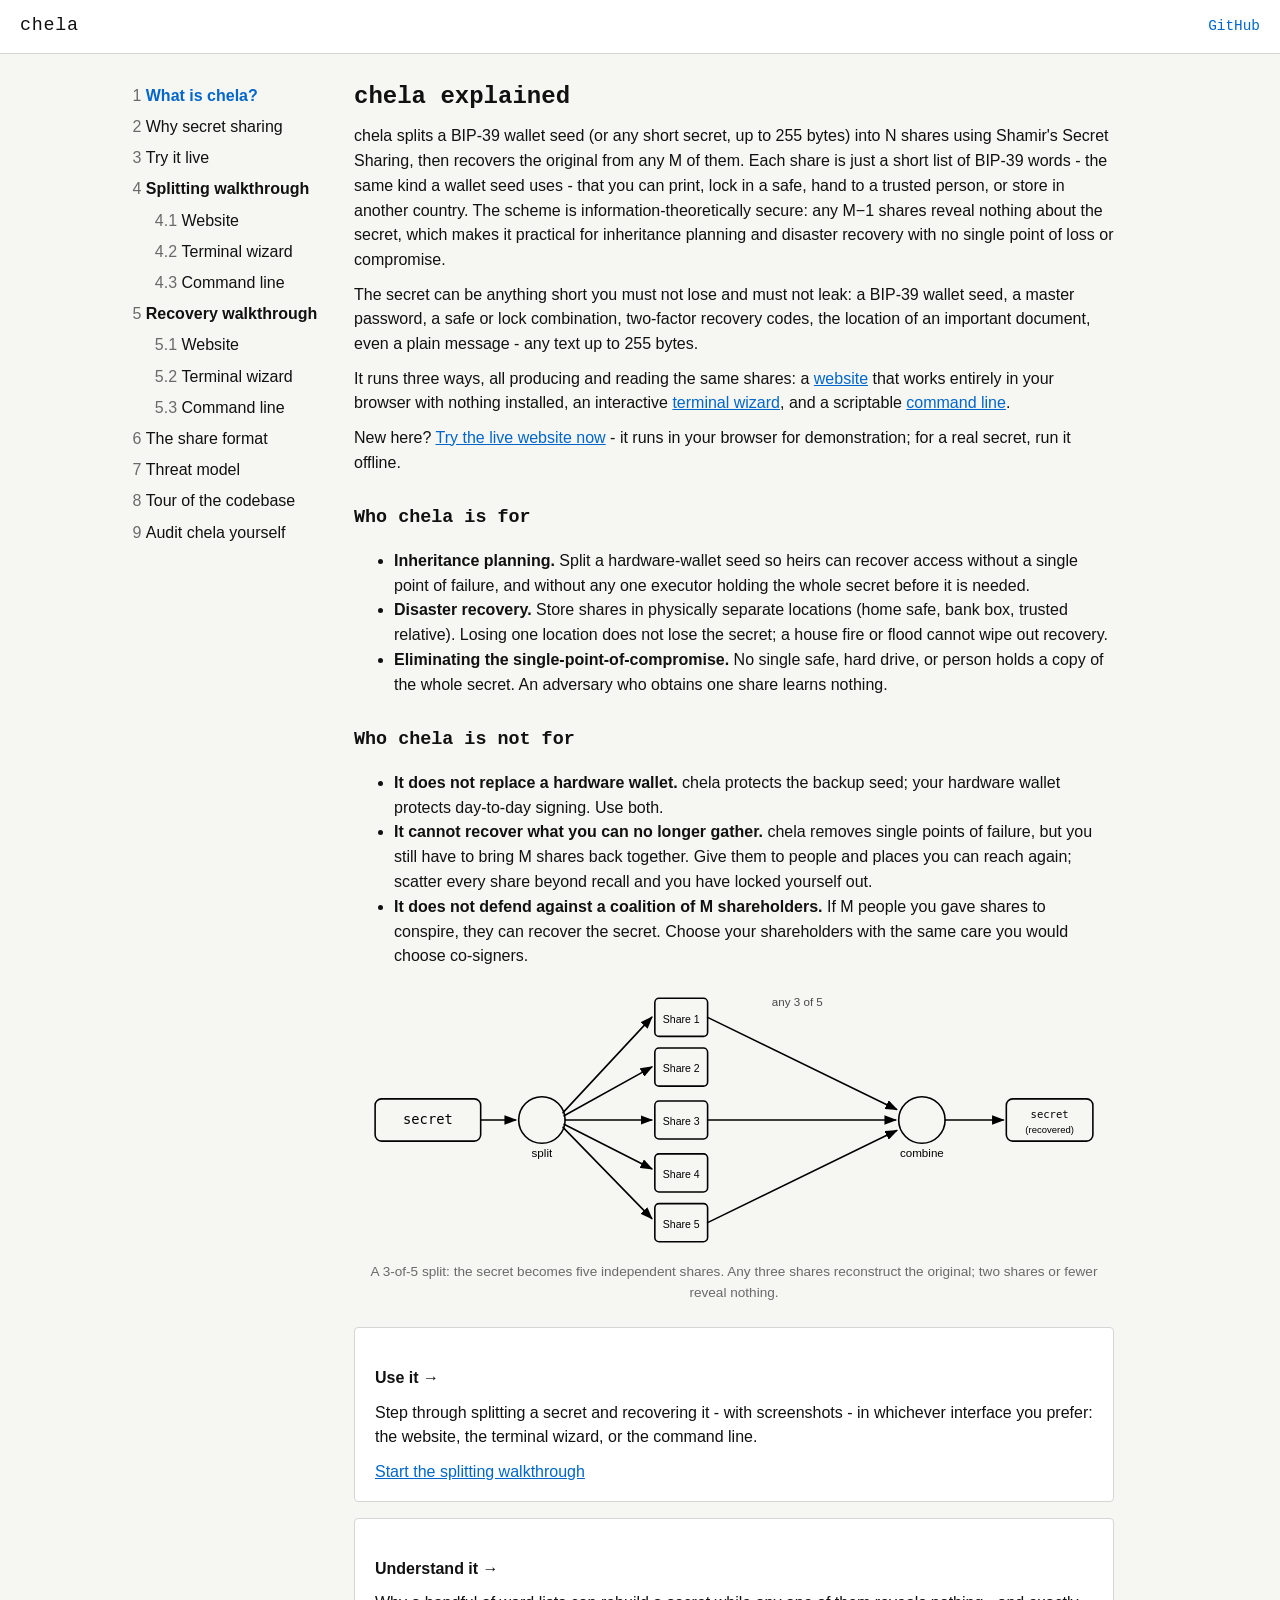
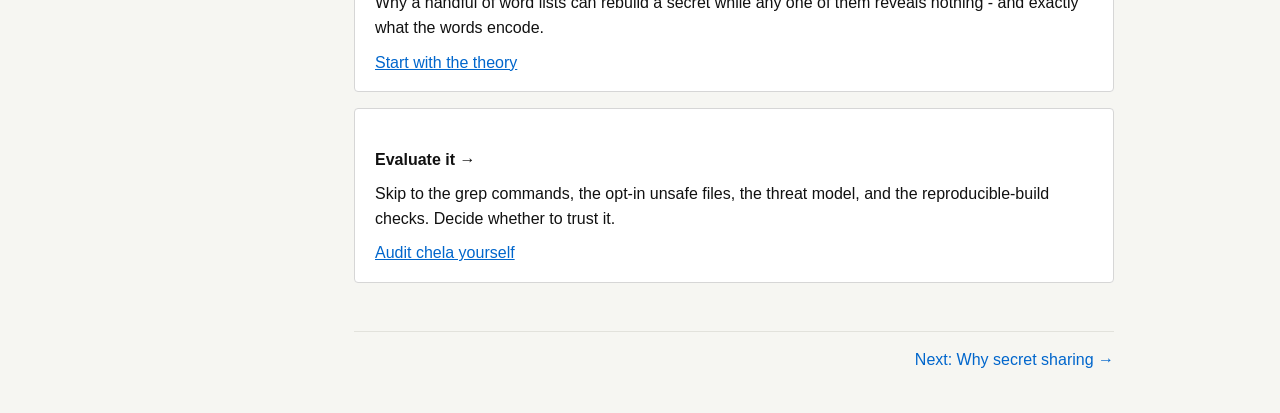
<file: web/index.html>
<!DOCTYPE html>
<html lang="en">
<head>
  <meta charset="utf-8">
  <meta name="viewport" content="width=device-width, initial-scale=1">
  <title>chela explained</title>
  <link rel="stylesheet" href="assets/css/site.css">
</head>
<body>
  <header class="topbar">
    <a href="index.html" class="brand">chela</a>
    <a href="https://github.com/SecretSplitKit/Chela" class="repo-link">GitHub</a>
  </header>

  <div class="layout">
    <nav class="sidebar" aria-label="Table of contents">
      <button class="hamburger" aria-label="Toggle sidebar">≡</button>
      <ol>
        <li><a href="index.html">What is chela?</a></li>
        <li><a href="chapter-1-shamir.html">Why secret sharing</a></li>
        <li><a href="try-it-live.html">Try it live</a></li>
        <li><span class="group">Splitting walkthrough</span>
          <ol>
            <li><a href="split-web.html">Website</a></li>
            <li><a href="split-tui.html">Terminal wizard</a></li>
            <li><a href="split-cli.html">Command line</a></li>
          </ol>
        </li>
        <li><span class="group">Recovery walkthrough</span>
          <ol>
            <li><a href="recover-web.html">Website</a></li>
            <li><a href="recover-tui.html">Terminal wizard</a></li>
            <li><a href="recover-cli.html">Command line</a></li>
          </ol>
        </li>
        <li><a href="the-share-format.html">The share format</a></li>
        <li><a href="chapter-2-threat-model.html">Threat model</a></li>
        <li><a href="chapter-3-touring.html">Tour of the codebase</a></li>
        <li><a href="chapter-4-evaluating.html">Audit chela yourself</a></li>
      </ol>
    </nav>

    <main class="content">
      <h1>chela explained</h1>

      <p>
        chela splits a BIP-39 wallet seed (or any short secret, up to 255 bytes) into N
        shares using Shamir's Secret Sharing, then recovers the original from any M of
        them. Each share is just a short list of BIP-39 words - the same kind a wallet seed
        uses - that you can print, lock in a safe, hand to a trusted person, or store in
        another country. The scheme is information-theoretically secure: any M−1 shares
        reveal nothing about the secret, which makes it practical for inheritance planning
        and disaster recovery with no single point of loss or compromise.
      </p>

      <p>
        The secret can be anything short you must not lose and must not leak: a BIP-39
        wallet seed, a master password, a safe or lock combination, two-factor recovery
        codes, the location of an important document, even a plain message - any text up to
        255 bytes.
      </p>

      <p>
        It runs three ways, all producing and reading the same shares: a
        <a href="split-web.html">website</a> that works entirely in your browser with
        nothing installed, an interactive <a href="split-tui.html">terminal wizard</a>, and
        a scriptable <a href="split-cli.html">command line</a>.
      </p>

      <p>
        New here? <a href="try-it-live.html">Try the live website now</a> - it runs in your
        browser for demonstration; for a real secret, run it offline.
      </p>

      <h2>Who chela is for</h2>
      <ul>
        <li>
          <strong>Inheritance planning.</strong> Split a hardware-wallet seed so heirs can
          recover access without a single point of failure, and without any one executor
          holding the whole secret before it is needed.
        </li>
        <li>
          <strong>Disaster recovery.</strong> Store shares in physically separate locations
          (home safe, bank box, trusted relative). Losing one location does not lose the
          secret; a house fire or flood cannot wipe out recovery.
        </li>
        <li>
          <strong>Eliminating the single-point-of-compromise.</strong> No single safe, hard
          drive, or person holds a copy of the whole secret. An adversary who obtains one
          share learns nothing.
        </li>
      </ul>

      <h2>Who chela is not for</h2>
      <ul>
        <li>
          <strong>It does not replace a hardware wallet.</strong> chela protects the backup
          seed; your hardware wallet protects day-to-day signing. Use both.
        </li>
        <li>
          <strong>It cannot recover what you can no longer gather.</strong> chela removes
          single points of failure, but you still have to bring M shares back together. Give
          them to people and places you can reach again; scatter every share beyond recall
          and you have locked yourself out.
        </li>
        <li>
          <strong>It does not defend against a coalition of M shareholders.</strong> If M
          people you gave shares to conspire, they can recover the secret. Choose your
          shareholders with the same care you would choose co-signers.
        </li>
      </ul>

      <figure>
        <img src="assets/svg/secret-to-shares.svg"
             alt="Diagram: a secret is split into five shares; any three combine back into the secret.">
        <figcaption>
          A 3-of-5 split: the secret becomes five independent shares. Any three shares
          reconstruct the original; two shares or fewer reveal nothing.
        </figcaption>
      </figure>

      <div class="card">
        <h3>Use it →</h3>
        <p>
          Step through splitting a secret and recovering it - with screenshots - in
          whichever interface you prefer: the website, the terminal wizard, or the command
          line.
        </p>
        <a href="split-web.html">Start the splitting walkthrough</a>
      </div>

      <div class="card">
        <h3>Understand it →</h3>
        <p>
          Why a handful of word lists can rebuild a secret while any one of them reveals
          nothing - and exactly what the words encode.
        </p>
        <a href="chapter-1-shamir.html">Start with the theory</a>
      </div>

      <div class="card">
        <h3>Evaluate it →</h3>
        <p>
          Skip to the grep commands, the opt-in unsafe files, the threat model, and the
          reproducible-build checks. Decide whether to trust it.
        </p>
        <a href="chapter-4-evaluating.html">Audit chela yourself</a>
      </div>

      <nav class="page-nav" aria-label="Pagination">
        <span class="prev"></span>
        <a class="next" href="chapter-1-shamir.html">Next: Why secret sharing →</a>
      </nav>
    </main>
  </div>

  <script src="assets/js/nav.js" defer></script>
  <script src="assets/js/permalink.js" defer></script>
</body>
</html>
</file>
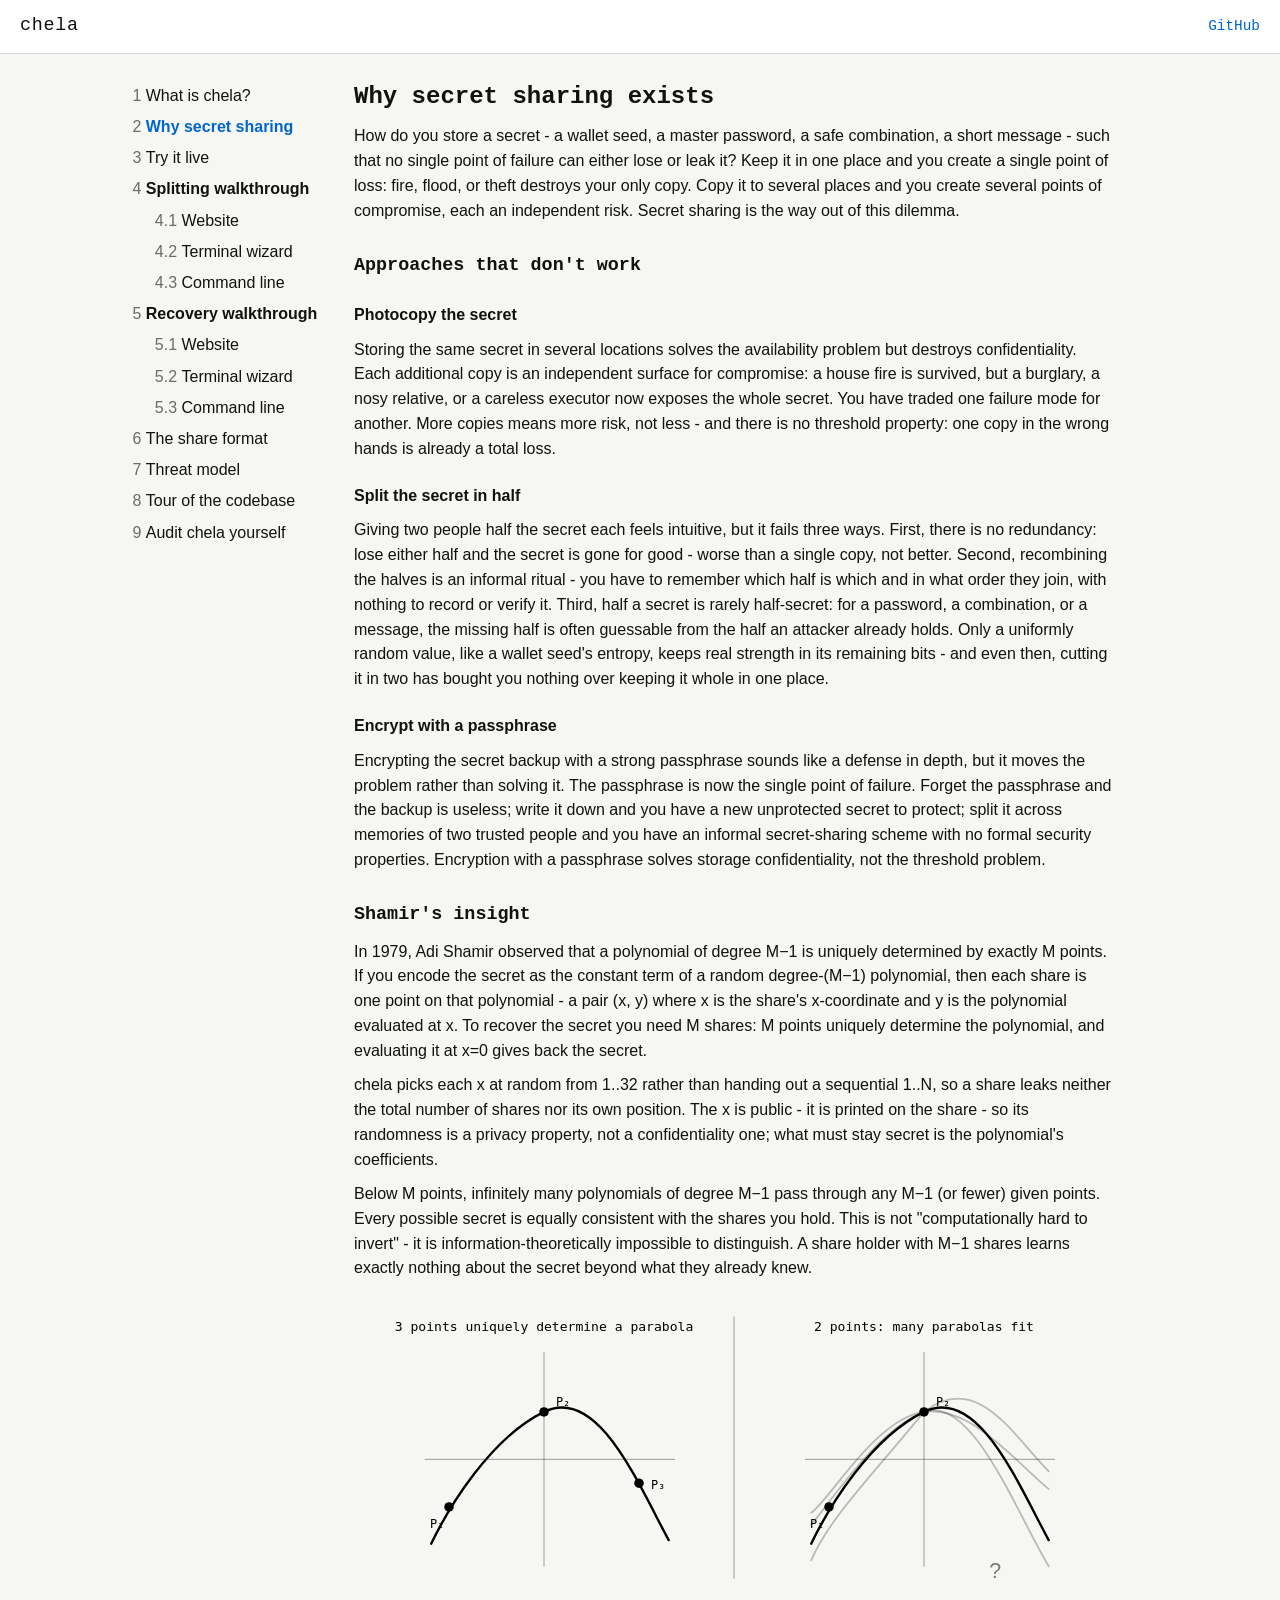
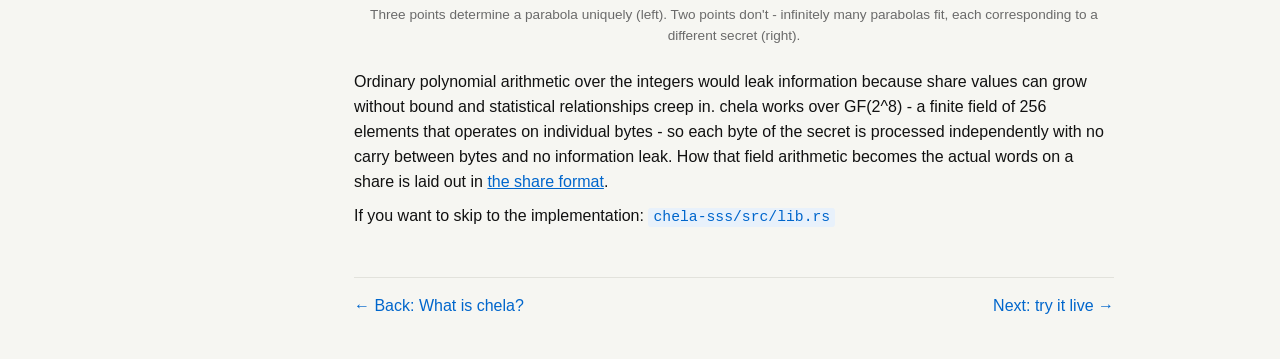
<file: web/chapter-1-shamir.html>
<!DOCTYPE html>
<html lang="en">
<head>
  <meta charset="utf-8">
  <meta name="viewport" content="width=device-width, initial-scale=1">
  <title>Why secret sharing - chela explained</title>
  <link rel="stylesheet" href="assets/css/site.css">
</head>
<body>
  <header class="topbar">
    <a href="index.html" class="brand">chela</a>
    <a href="https://github.com/SecretSplitKit/Chela" class="repo-link">GitHub</a>
  </header>

  <div class="layout">
    <nav class="sidebar" aria-label="Table of contents">
      <button class="hamburger" aria-label="Toggle sidebar">≡</button>
      <ol>
        <li><a href="index.html">What is chela?</a></li>
        <li><a href="chapter-1-shamir.html">Why secret sharing</a></li>
        <li><a href="try-it-live.html">Try it live</a></li>
        <li><span class="group">Splitting walkthrough</span>
          <ol>
            <li><a href="split-web.html">Website</a></li>
            <li><a href="split-tui.html">Terminal wizard</a></li>
            <li><a href="split-cli.html">Command line</a></li>
          </ol>
        </li>
        <li><span class="group">Recovery walkthrough</span>
          <ol>
            <li><a href="recover-web.html">Website</a></li>
            <li><a href="recover-tui.html">Terminal wizard</a></li>
            <li><a href="recover-cli.html">Command line</a></li>
          </ol>
        </li>
        <li><a href="the-share-format.html">The share format</a></li>
        <li><a href="chapter-2-threat-model.html">Threat model</a></li>
        <li><a href="chapter-3-touring.html">Tour of the codebase</a></li>
        <li><a href="chapter-4-evaluating.html">Audit chela yourself</a></li>
      </ol>
    </nav>

    <main class="content">
      <h1>Why secret sharing exists</h1>

      <p>
        How do you store a secret - a wallet seed, a master password, a safe combination,
        a short message - such that no single point of failure can either lose or leak it?
        Keep it in one place and you create a single point of loss: fire, flood, or theft
        destroys your only copy. Copy it to several places and you create several points of
        compromise, each an independent risk. Secret sharing is the way out of this dilemma.
      </p>

      <h2>Approaches that don't work</h2>

      <h3>Photocopy the secret</h3>
      <p>
        Storing the same secret in several locations solves the availability problem but
        destroys confidentiality. Each additional copy is an independent surface for
        compromise: a house fire is survived, but a burglary, a nosy relative, or a
        careless executor now exposes the whole secret. You have traded one failure mode
        for another. More copies means more risk, not less - and there is no threshold
        property: one copy in the wrong hands is already a total loss.
      </p>

      <h3>Split the secret in half</h3>
      <p>
        Giving two people half the secret each feels intuitive, but it fails three ways.
        First, there is no redundancy: lose either half and the secret is gone for good -
        worse than a single copy, not better. Second, recombining the halves is an informal
        ritual - you have to remember which half is which and in what order they join, with
        nothing to record or verify it. Third, half a secret is rarely half-secret: for a
        password, a combination, or a message, the missing half is often guessable from the
        half an attacker already holds. Only a uniformly random value, like a wallet seed's
        entropy, keeps real strength in its remaining bits - and even then, cutting it in
        two has bought you nothing over keeping it whole in one place.
      </p>

      <h3>Encrypt with a passphrase</h3>
      <p>
        Encrypting the secret backup with a strong passphrase sounds like a defense in
        depth, but it moves the problem rather than solving it. The passphrase is now the
        single point of failure. Forget the passphrase and the backup is useless; write
        it down and you have a new unprotected secret to protect; split it across
        memories of two trusted people and you have an informal secret-sharing scheme
        with no formal security properties. Encryption with a passphrase solves storage
        confidentiality, not the threshold problem.
      </p>

      <h2>Shamir's insight</h2>

      <p>
        In 1979, Adi Shamir observed that a polynomial of degree M−1 is uniquely
        determined by exactly M points. If you encode the secret as the constant term of
        a random degree-(M−1) polynomial, then each share is one point on that
        polynomial - a pair (x, y) where x is the share's x-coordinate and y is the
        polynomial evaluated at x. To recover the secret you need M shares: M points
        uniquely determine the polynomial, and evaluating it at x=0 gives back the secret.
      </p>

      <p>
        chela picks each x at random from 1..32 rather than handing out a sequential
        1..N, so a share leaks neither the total number of shares nor its own position.
        The x is public - it is printed on the share - so its randomness is a privacy
        property, not a confidentiality one; what must stay secret is the polynomial's
        coefficients.
      </p>

      <p>
        Below M points, infinitely many polynomials of degree M−1 pass through any
        M−1 (or fewer) given points. Every possible
        secret is equally consistent with the shares you hold. This is not
        "computationally hard to invert" - it is information-theoretically impossible to
        distinguish. A share holder with M−1 shares learns exactly nothing about the secret
        beyond what they already knew.
      </p>

      <figure>
        <img src="assets/svg/polynomial-3-of-5.svg"
             alt="Two panels: left shows three points uniquely determining a parabola; right shows two points with three plausible parabolas passing through them.">
        <figcaption>
          Three points determine a parabola uniquely (left). Two points don't - infinitely
          many parabolas fit, each corresponding to a different secret (right).
        </figcaption>
      </figure>

      <p>
        Ordinary polynomial arithmetic over the integers would leak information because
        share values can grow without bound and statistical relationships creep in.
        chela works over GF(2^8) - a finite field of 256 elements
        that operates on individual bytes - so each byte of the secret is processed
        independently with no carry between bytes and no information leak.
        How that field arithmetic becomes the actual words on a share is laid out in
        <a href="the-share-format.html">the share format</a>.
      </p>

      <p>If you want to skip to the implementation: <a class="src" data-file="chela-sss/src/lib.rs">chela-sss/src/lib.rs</a></p>

      <nav class="page-nav" aria-label="Pagination">
        <a class="prev" href="index.html">← Back: What is chela?</a>
        <a class="next" href="try-it-live.html">Next: try it live →</a>
      </nav>
    </main>
  </div>

  <script src="assets/js/nav.js" defer></script>
  <script src="assets/js/permalink.js" defer></script>
</body>
</html>
</file>
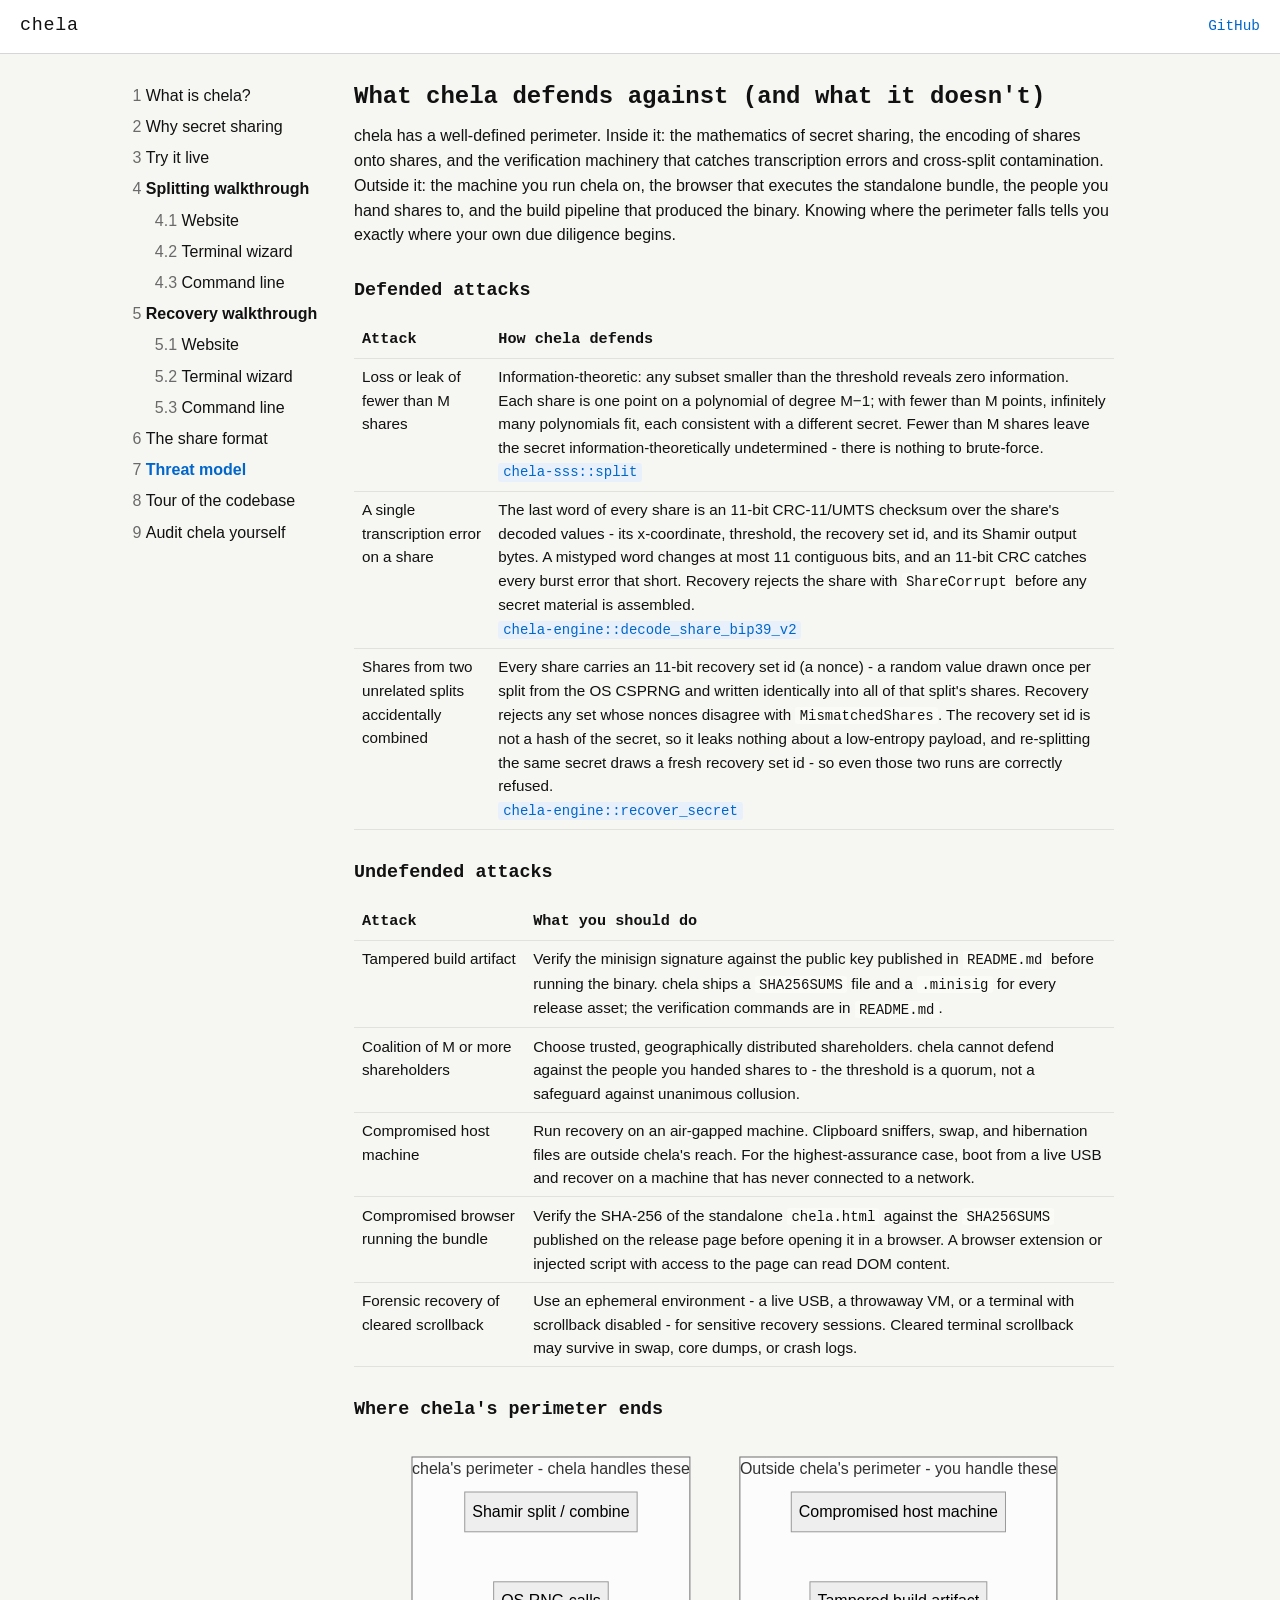
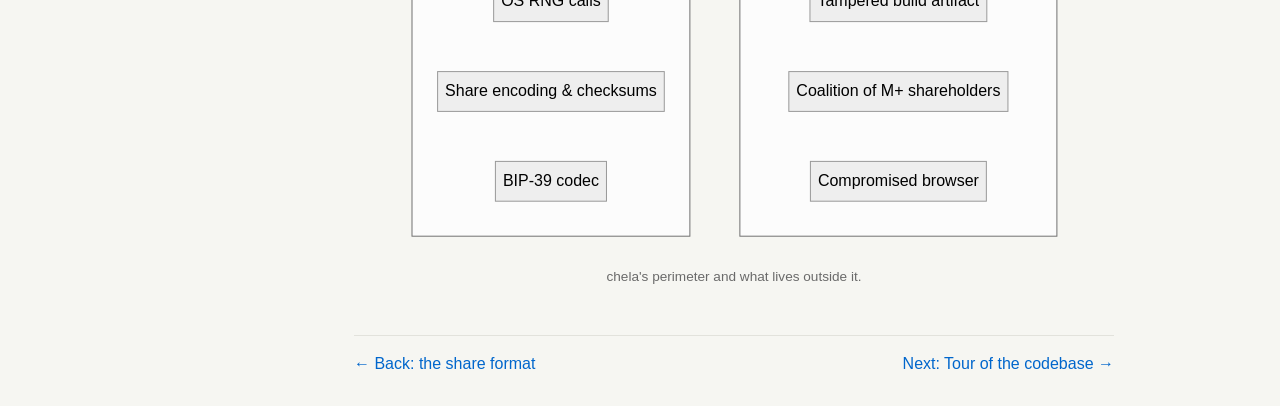
<file: web/chapter-2-threat-model.html>
<!DOCTYPE html>
<html lang="en">
<head>
  <meta charset="utf-8">
  <meta name="viewport" content="width=device-width, initial-scale=1">
  <title>Threat model - chela explained</title>
  <link rel="stylesheet" href="assets/css/site.css">
</head>
<body>
  <header class="topbar">
    <a href="index.html" class="brand">chela</a>
    <a href="https://github.com/SecretSplitKit/Chela" class="repo-link">GitHub</a>
  </header>

  <div class="layout">
    <nav class="sidebar" aria-label="Table of contents">
      <button class="hamburger" aria-label="Toggle sidebar">≡</button>
      <ol>
        <li><a href="index.html">What is chela?</a></li>
        <li><a href="chapter-1-shamir.html">Why secret sharing</a></li>
        <li><a href="try-it-live.html">Try it live</a></li>
        <li><span class="group">Splitting walkthrough</span>
          <ol>
            <li><a href="split-web.html">Website</a></li>
            <li><a href="split-tui.html">Terminal wizard</a></li>
            <li><a href="split-cli.html">Command line</a></li>
          </ol>
        </li>
        <li><span class="group">Recovery walkthrough</span>
          <ol>
            <li><a href="recover-web.html">Website</a></li>
            <li><a href="recover-tui.html">Terminal wizard</a></li>
            <li><a href="recover-cli.html">Command line</a></li>
          </ol>
        </li>
        <li><a href="the-share-format.html">The share format</a></li>
        <li><a href="chapter-2-threat-model.html">Threat model</a></li>
        <li><a href="chapter-3-touring.html">Tour of the codebase</a></li>
        <li><a href="chapter-4-evaluating.html">Audit chela yourself</a></li>
      </ol>
    </nav>

    <main class="content">
      <h1>What chela defends against (and what it doesn't)</h1>

      <p>
        chela has a well-defined perimeter. Inside it: the mathematics of secret sharing,
        the encoding of shares onto shares, and the verification machinery that catches
        transcription errors and cross-split contamination. Outside it: the machine you
        run chela on, the browser that executes the standalone bundle, the people you hand
        shares to, and the build pipeline that produced the binary. Knowing where the
        perimeter falls tells you exactly where your own due diligence begins.
      </p>

      <h2>Defended attacks</h2>

      <table>
        <thead>
          <tr>
            <th>Attack</th>
            <th>How chela defends</th>
          </tr>
        </thead>
        <tbody>
          <tr>
            <td>Loss or leak of fewer than M shares</td>
            <td>
              Information-theoretic: any subset smaller than the threshold reveals zero
              information. Each share is one point on a polynomial of degree M−1; with
              fewer than M points, infinitely many polynomials fit, each consistent with
              a different secret. Fewer than M shares leave the secret
              information-theoretically undetermined - there is nothing to brute-force.
              <br><a class="src" data-file="chela-sss/src/lib.rs">chela-sss::split</a>
            </td>
          </tr>
          <tr>
            <td>A single transcription error on a share</td>
            <td>
              The last word of every share is an 11-bit CRC-11/UMTS checksum over the
              share's decoded values - its x-coordinate, threshold, the recovery set id,
              and its Shamir output bytes. A mistyped word changes at most 11 contiguous
              bits, and an 11-bit CRC catches every burst error that short. Recovery
              rejects the share with <code>ShareCorrupt</code> before any secret material
              is assembled.
              <br><a class="src" data-file="chela-engine/src/lib.rs">chela-engine::decode_share_bip39_v2</a>
            </td>
          </tr>
          <tr>
            <td>Shares from two unrelated splits accidentally combined</td>
            <td>
              Every share carries an 11-bit recovery set id (a nonce) - a random value drawn once
              per split from the OS CSPRNG and written identically into all of that
              split's shares. Recovery rejects any set whose nonces disagree with
              <code>MismatchedShares</code>. The recovery set id is not a hash of the secret, so it
              leaks nothing about a low-entropy payload, and re-splitting the same secret
              draws a fresh recovery set id - so even those two runs are correctly refused.
              <br><a class="src" data-file="chela-engine/src/lib.rs">chela-engine::recover_secret</a>
            </td>
          </tr>
        </tbody>
      </table>

      <h2>Undefended attacks</h2>

      <table>
        <thead>
          <tr>
            <th>Attack</th>
            <th>What you should do</th>
          </tr>
        </thead>
        <tbody>
          <tr>
            <td>Tampered build artifact</td>
            <td>
              Verify the minisign signature against the public key published in
              <code>README.md</code> before running the binary. chela ships a
              <code>SHA256SUMS</code> file and a <code>.minisig</code> for every release
              asset; the verification commands are in <code>README.md</code>.
            </td>
          </tr>
          <tr>
            <td>Coalition of M or more shareholders</td>
            <td>
              Choose trusted, geographically distributed shareholders. chela cannot defend
              against the people you handed shares to - the threshold is a quorum, not a
              safeguard against unanimous collusion.
            </td>
          </tr>
          <tr>
            <td>Compromised host machine</td>
            <td>
              Run recovery on an air-gapped machine. Clipboard sniffers, swap, and
              hibernation files are outside chela's reach. For the highest-assurance case,
              boot from a live USB and recover on a machine that has never connected to a
              network.
            </td>
          </tr>
          <tr>
            <td>Compromised browser running the bundle</td>
            <td>
              Verify the SHA-256 of the standalone <code>chela.html</code> against the
              <code>SHA256SUMS</code> published on the release page before opening it in a
              browser. A browser extension or injected script with access to the page can
              read DOM content.
            </td>
          </tr>
          <tr>
            <td>Forensic recovery of cleared scrollback</td>
            <td>
              Use an ephemeral environment - a live USB, a throwaway VM, or a terminal
              with scrollback disabled - for sensitive recovery sessions. Cleared terminal
              scrollback may survive in swap, core dumps, or crash logs.
            </td>
          </tr>
        </tbody>
      </table>

      <h2>Where chela's perimeter ends</h2>

      <figure>
        <pre class="mermaid">
flowchart TB
  subgraph outside["Outside chela's perimeter - you handle these"]
    host[Compromised host machine]
    build[Tampered build artifact]
    coalition[Coalition of M+ shareholders]
    browser[Compromised browser]
  end
  subgraph chela_perimeter["chela's perimeter - chela handles these"]
    sss[Shamir split / combine]
    rng[OS RNG calls]
    enc[Share encoding &amp; checksums]
    bip[BIP-39 codec]
  end
        </pre>
        <img class="mermaid-fallback" src="assets/svg/trust-boundaries.svg"
             alt="Two nested boxes. The outer dashed box holds threats chela cannot defend against: a compromised host machine, a tampered build artifact, a coalition of M or more shareholders, and a compromised browser. The inner solid box holds what chela handles: Shamir split and combine, OS RNG calls, share encoding and checksums, and the BIP-39 codec.">
        <figcaption>chela's perimeter and what lives outside it.</figcaption>
      </figure>

      <nav class="page-nav" aria-label="Pagination">
        <a class="prev" href="the-share-format.html">← Back: the share format</a>
        <a class="next" href="chapter-3-touring.html">Next: Tour of the codebase →</a>
      </nav>
    </main>
  </div>

  <script src="assets/js/nav.js" defer></script>
  <script src="assets/js/permalink.js" defer></script>
  <script src="assets/js/mermaid-lazy.js" defer></script>
</body>
</html>
</file>
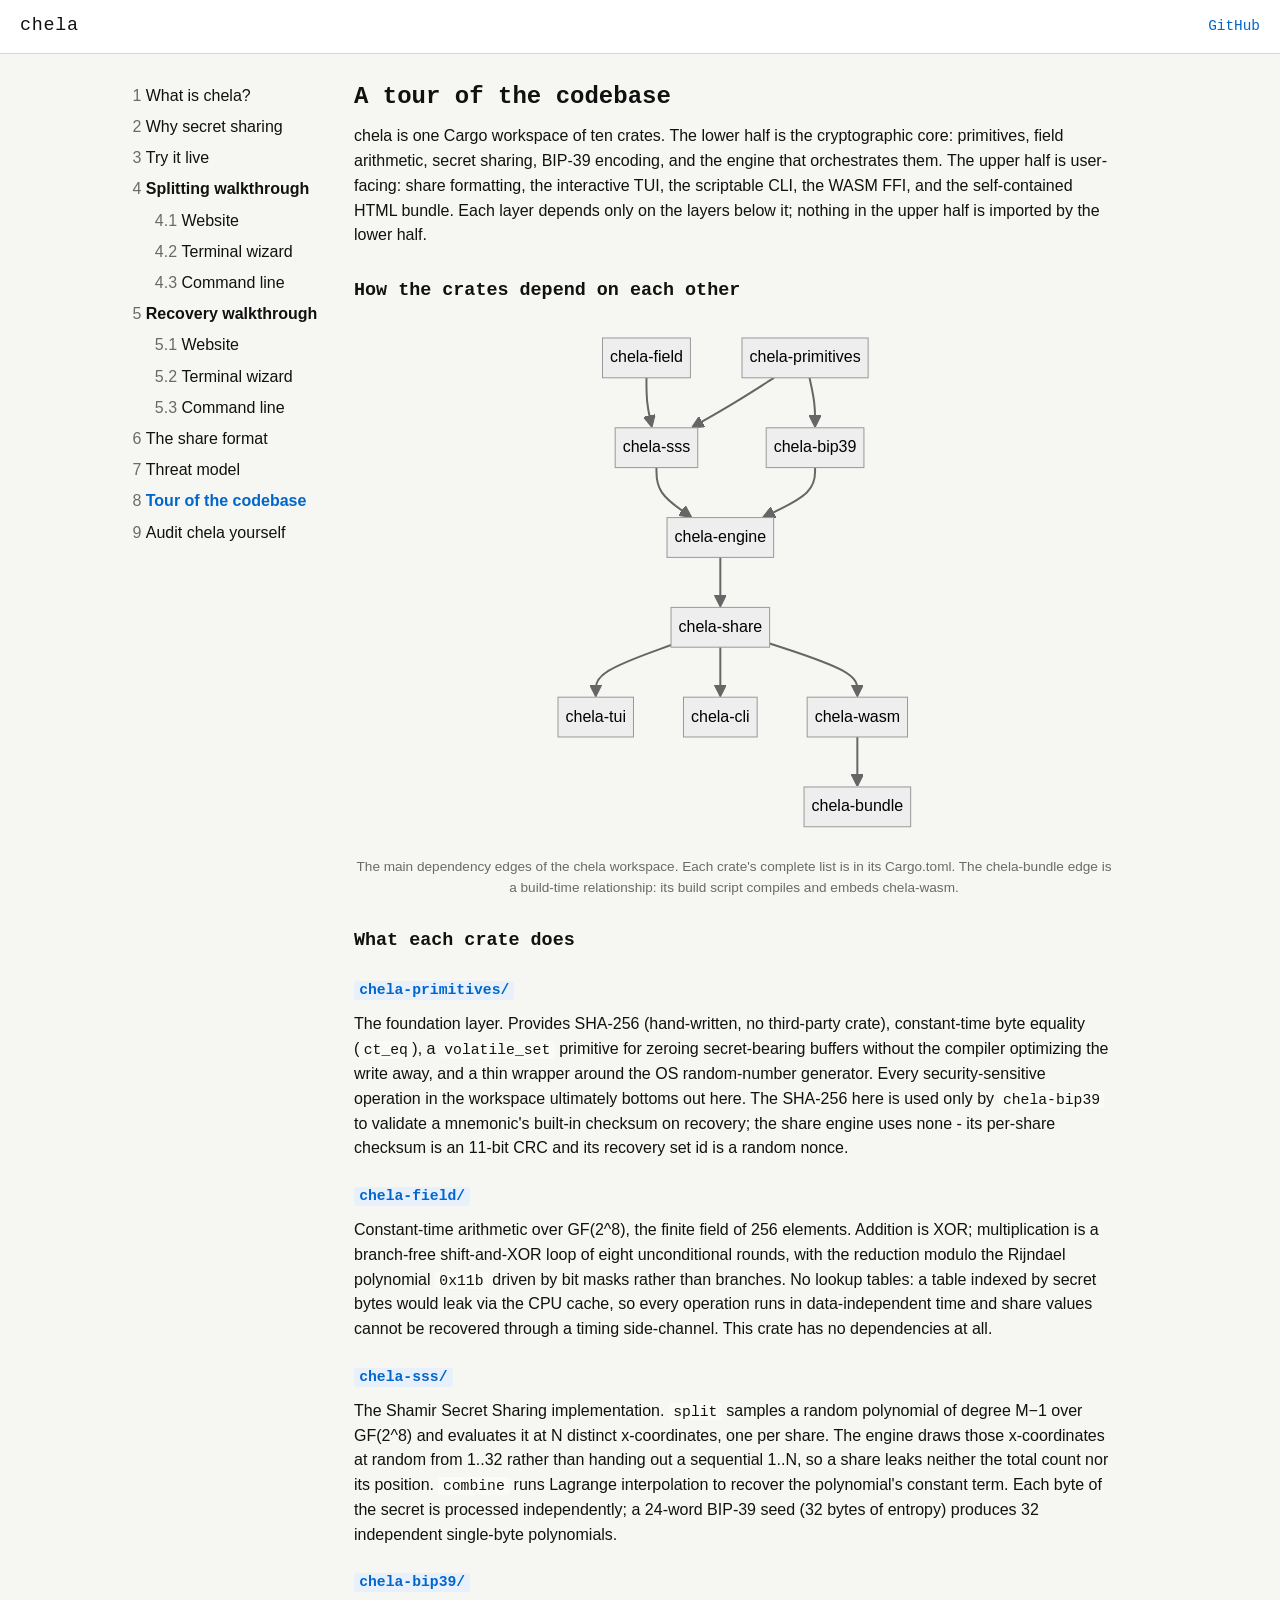
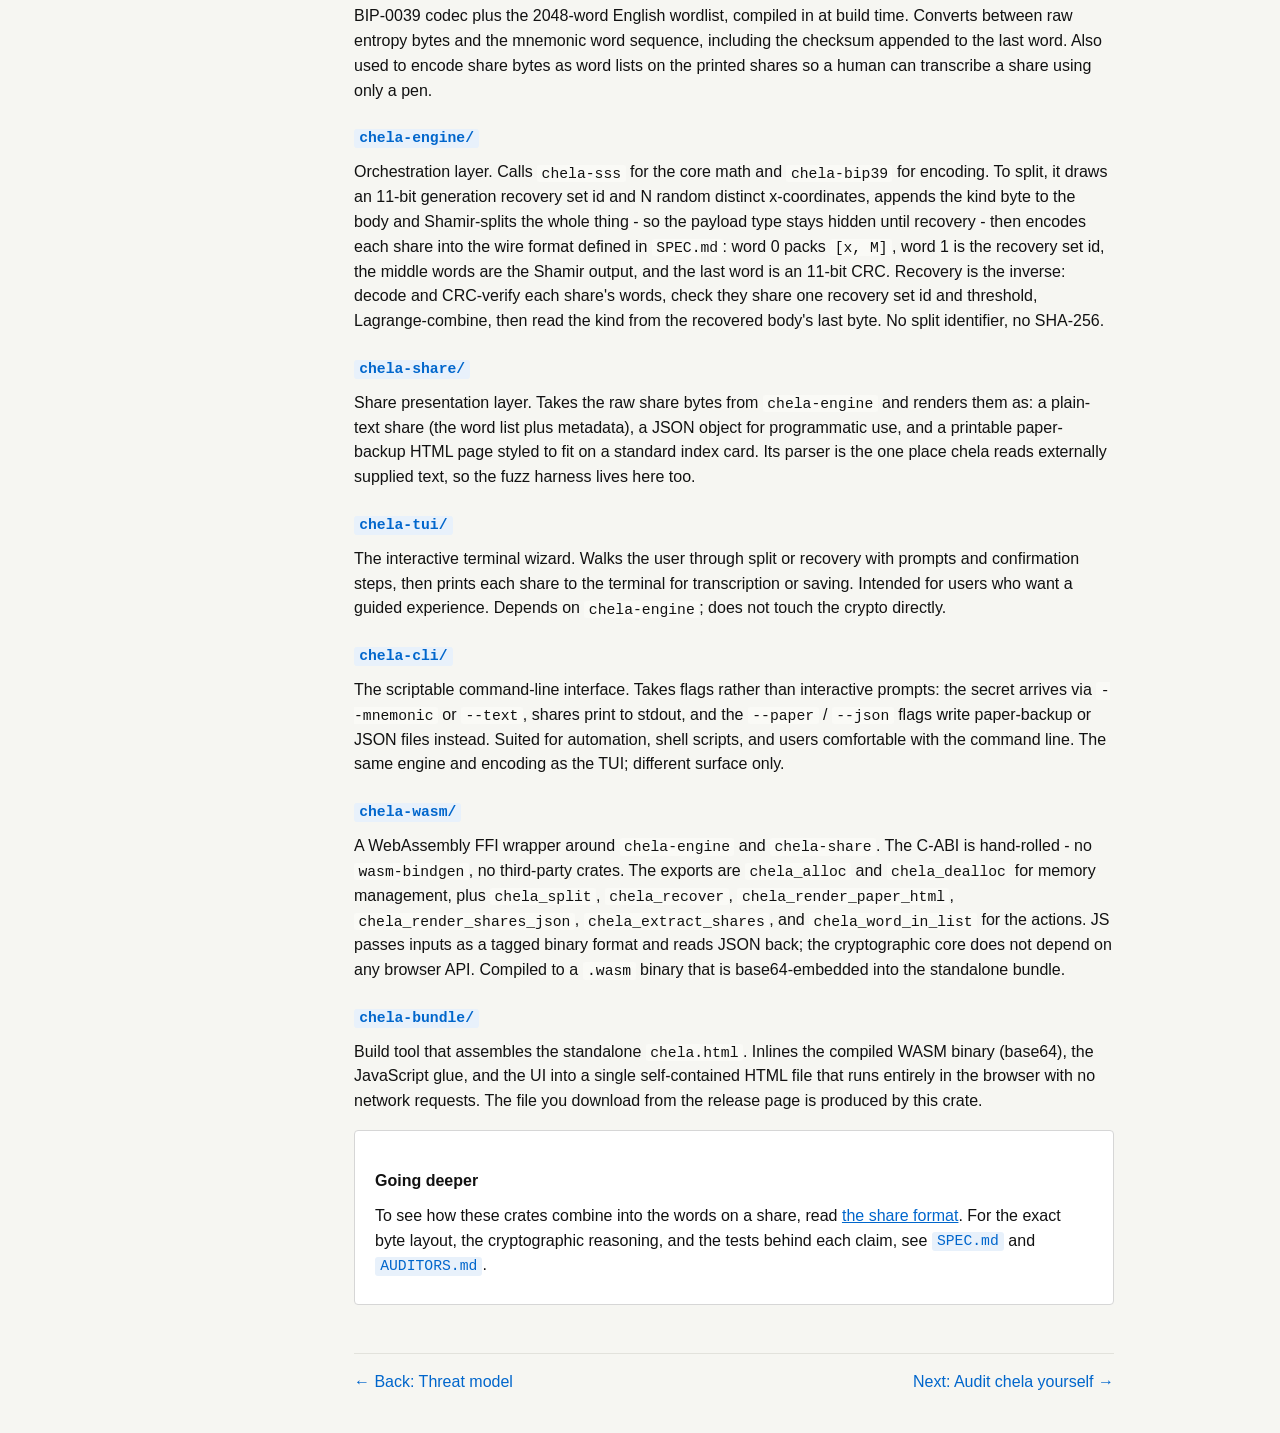
<file: web/chapter-3-touring.html>
<!DOCTYPE html>
<html lang="en">
<head>
  <meta charset="utf-8">
  <meta name="viewport" content="width=device-width, initial-scale=1">
  <title>Tour of the codebase - chela explained</title>
  <link rel="stylesheet" href="assets/css/site.css">
</head>
<body>
  <header class="topbar">
    <a href="index.html" class="brand">chela</a>
    <a href="https://github.com/SecretSplitKit/Chela" class="repo-link">GitHub</a>
  </header>

  <div class="layout">
    <nav class="sidebar" aria-label="Table of contents">
      <button class="hamburger" aria-label="Toggle sidebar">≡</button>
      <ol>
        <li><a href="index.html">What is chela?</a></li>
        <li><a href="chapter-1-shamir.html">Why secret sharing</a></li>
        <li><a href="try-it-live.html">Try it live</a></li>
        <li><span class="group">Splitting walkthrough</span>
          <ol>
            <li><a href="split-web.html">Website</a></li>
            <li><a href="split-tui.html">Terminal wizard</a></li>
            <li><a href="split-cli.html">Command line</a></li>
          </ol>
        </li>
        <li><span class="group">Recovery walkthrough</span>
          <ol>
            <li><a href="recover-web.html">Website</a></li>
            <li><a href="recover-tui.html">Terminal wizard</a></li>
            <li><a href="recover-cli.html">Command line</a></li>
          </ol>
        </li>
        <li><a href="the-share-format.html">The share format</a></li>
        <li><a href="chapter-2-threat-model.html">Threat model</a></li>
        <li><a href="chapter-3-touring.html">Tour of the codebase</a></li>
        <li><a href="chapter-4-evaluating.html">Audit chela yourself</a></li>
      </ol>
    </nav>

    <main class="content">
      <h1>A tour of the codebase</h1>

      <p>
        chela is one Cargo workspace of ten crates. The lower half is the cryptographic
        core: primitives, field arithmetic, secret sharing, BIP-39 encoding, and the
        engine that orchestrates them. The upper half is user-facing: share formatting,
        the interactive TUI, the scriptable CLI, the WASM FFI, and the self-contained
        HTML bundle. Each layer depends only on the layers below it; nothing in the
        upper half is imported by the lower half.
      </p>

      <h2>How the crates depend on each other</h2>

      <figure>
        <pre class="mermaid">
flowchart TB
  field[chela-field] --> sss[chela-sss]
  prim[chela-primitives] --> sss
  prim --> bip[chela-bip39]
  sss --> engine[chela-engine]
  bip --> engine
  engine --> share[chela-share]
  share --> tui[chela-tui]
  share --> cli[chela-cli]
  share --> wasm[chela-wasm]
  wasm --> bundle[chela-bundle]
        </pre>
        <img class="mermaid-fallback" src="assets/svg/dependency-tree.svg"
             alt="Dependency tree of the chela workspace. chela-field and chela-primitives sit at the top with no dependencies. chela-sss builds on both; chela-bip39 builds on chela-primitives. Both feed chela-engine, which feeds chela-share, which feeds the three front-ends chela-tui, chela-cli, and chela-wasm. chela-bundle embeds the compiled chela-wasm at build time.">
        <figcaption>The main dependency edges of the chela workspace. Each crate's
        complete list is in its Cargo.toml. The chela-bundle edge is a build-time
        relationship: its build script compiles and embeds chela-wasm.</figcaption>
      </figure>

      <h2>What each crate does</h2>

      <h3><a class="src" data-file="chela-primitives/">chela-primitives/</a></h3>
      <p>
        The foundation layer. Provides SHA-256 (hand-written, no third-party crate),
        constant-time byte equality (<code>ct_eq</code>), a <code>volatile_set</code>
        primitive for zeroing secret-bearing buffers without the compiler optimizing the
        write away, and a thin wrapper around the OS random-number generator. Every
        security-sensitive operation in the workspace ultimately bottoms out here. The
        SHA-256 here is used only by <code>chela-bip39</code> to validate a mnemonic's
        built-in checksum on recovery; the share engine uses none - its per-share
        checksum is an 11-bit CRC and its recovery set id is a random nonce.
      </p>

      <h3><a class="src" data-file="chela-field/">chela-field/</a></h3>
      <p>
        Constant-time arithmetic over GF(2^8), the finite field of 256 elements.
        Addition is XOR; multiplication is a branch-free shift-and-XOR loop of eight
        unconditional rounds, with the reduction modulo the Rijndael polynomial
        <code>0x11b</code> driven by bit masks rather than branches. No lookup tables:
        a table indexed by secret bytes would leak via the CPU cache, so every
        operation runs in data-independent time and share values cannot be recovered
        through a timing side-channel. This crate has no dependencies at all.
      </p>

      <h3><a class="src" data-file="chela-sss/">chela-sss/</a></h3>
      <p>
        The Shamir Secret Sharing implementation. <code>split</code> samples a random
        polynomial of degree M−1 over GF(2^8) and evaluates it at N distinct
        x-coordinates, one per share. The engine draws those x-coordinates at random from
        1..32 rather than handing out a sequential 1..N, so a share leaks neither the
        total count nor its position. <code>combine</code> runs Lagrange interpolation to
        recover the polynomial's constant term. Each byte of the secret is processed
        independently; a 24-word BIP-39 seed (32 bytes of entropy) produces 32 independent
        single-byte polynomials.
      </p>

      <h3><a class="src" data-file="chela-bip39/">chela-bip39/</a></h3>
      <p>
        BIP-0039 codec plus the 2048-word English wordlist, compiled in at build time.
        Converts between raw entropy bytes and the mnemonic word sequence, including
        the checksum appended to the last word. Also used to encode share bytes as
        word lists on the printed shares so a human can transcribe a share using only
        a pen.
      </p>

      <h3><a class="src" data-file="chela-engine/">chela-engine/</a></h3>
      <p>
        Orchestration layer. Calls <code>chela-sss</code> for the core math and
        <code>chela-bip39</code> for encoding. To split, it draws an 11-bit generation
        recovery set id and N random distinct x-coordinates, appends the kind byte to the body and
        Shamir-splits the whole thing - so the payload type stays hidden until recovery -
        then encodes each share into the wire format defined in <code>SPEC.md</code>:
        word 0 packs <code>[x, M]</code>, word 1 is the recovery set id, the middle words are the
        Shamir output, and the last word is an 11-bit CRC. Recovery is the inverse:
        decode and CRC-verify each share's words, check they share one recovery set id and
        threshold, Lagrange-combine, then read the kind from the recovered body's last
        byte. No split identifier, no SHA-256.
      </p>

      <h3><a class="src" data-file="chela-share/">chela-share/</a></h3>
      <p>
        Share presentation layer. Takes the raw share bytes from <code>chela-engine</code>
        and renders them as: a plain-text share (the word list plus metadata), a JSON
        object for programmatic use, and a printable paper-backup HTML page styled to
        fit on a standard index card. Its parser is the one place chela reads
        externally supplied text, so the fuzz harness lives here too.
      </p>

      <h3><a class="src" data-file="chela-tui/">chela-tui/</a></h3>
      <p>
        The interactive terminal wizard. Walks the user through split or recovery with
        prompts and confirmation steps, then prints each share to the terminal for
        transcription or saving. Intended for users who want a guided experience.
        Depends on <code>chela-engine</code>; does not touch the crypto directly.
      </p>

      <h3><a class="src" data-file="chela-cli/">chela-cli/</a></h3>
      <p>
        The scriptable command-line interface. Takes flags rather than interactive
        prompts: the secret arrives via <code>--mnemonic</code> or <code>--text</code>,
        shares print to stdout, and the <code>--paper</code> / <code>--json</code>
        flags write paper-backup or JSON files instead. Suited for automation, shell
        scripts, and users comfortable with the command line. The same engine and
        encoding as the TUI; different surface only.
      </p>

      <h3><a class="src" data-file="chela-wasm/">chela-wasm/</a></h3>
      <p>
        A WebAssembly FFI wrapper around <code>chela-engine</code>
        and <code>chela-share</code>. The C-ABI is hand-rolled - no
        <code>wasm-bindgen</code>, no third-party crates. The exports are
        <code>chela_alloc</code> and <code>chela_dealloc</code> for memory management,
        plus <code>chela_split</code>, <code>chela_recover</code>,
        <code>chela_render_paper_html</code>, <code>chela_render_shares_json</code>,
        <code>chela_extract_shares</code>, and <code>chela_word_in_list</code> for the
        actions. JS passes inputs as a tagged binary format and reads JSON back; the
        cryptographic core does not depend on any browser API. Compiled to a
        <code>.wasm</code> binary that is base64-embedded into the standalone bundle.
      </p>

      <h3><a class="src" data-file="chela-bundle/">chela-bundle/</a></h3>
      <p>
        Build tool that assembles the standalone <code>chela.html</code>. Inlines the
        compiled WASM binary (base64), the JavaScript glue, and the UI into a single
        self-contained HTML file that runs entirely in the browser with no network
        requests. The file you download from the release page is produced by this crate.
      </p>

      <div class="card">
        <h3>Going deeper</h3>
        <p>
          To see how these crates combine into the words on a share, read
          <a href="the-share-format.html">the share format</a>. For the exact byte layout,
          the cryptographic reasoning, and the tests behind each claim, see
          <a class="src" data-file="SPEC.md">SPEC.md</a> and
          <a class="src" data-file="AUDITORS.md">AUDITORS.md</a>.
        </p>
      </div>

      <nav class="page-nav" aria-label="Pagination">
        <a class="prev" href="chapter-2-threat-model.html">← Back: Threat model</a>
        <a class="next" href="chapter-4-evaluating.html">Next: Audit chela yourself →</a>
      </nav>
    </main>
  </div>

  <script src="assets/js/nav.js" defer></script>
  <script src="assets/js/permalink.js" defer></script>
  <script src="assets/js/mermaid-lazy.js" defer></script>
</body>
</html>
</file>
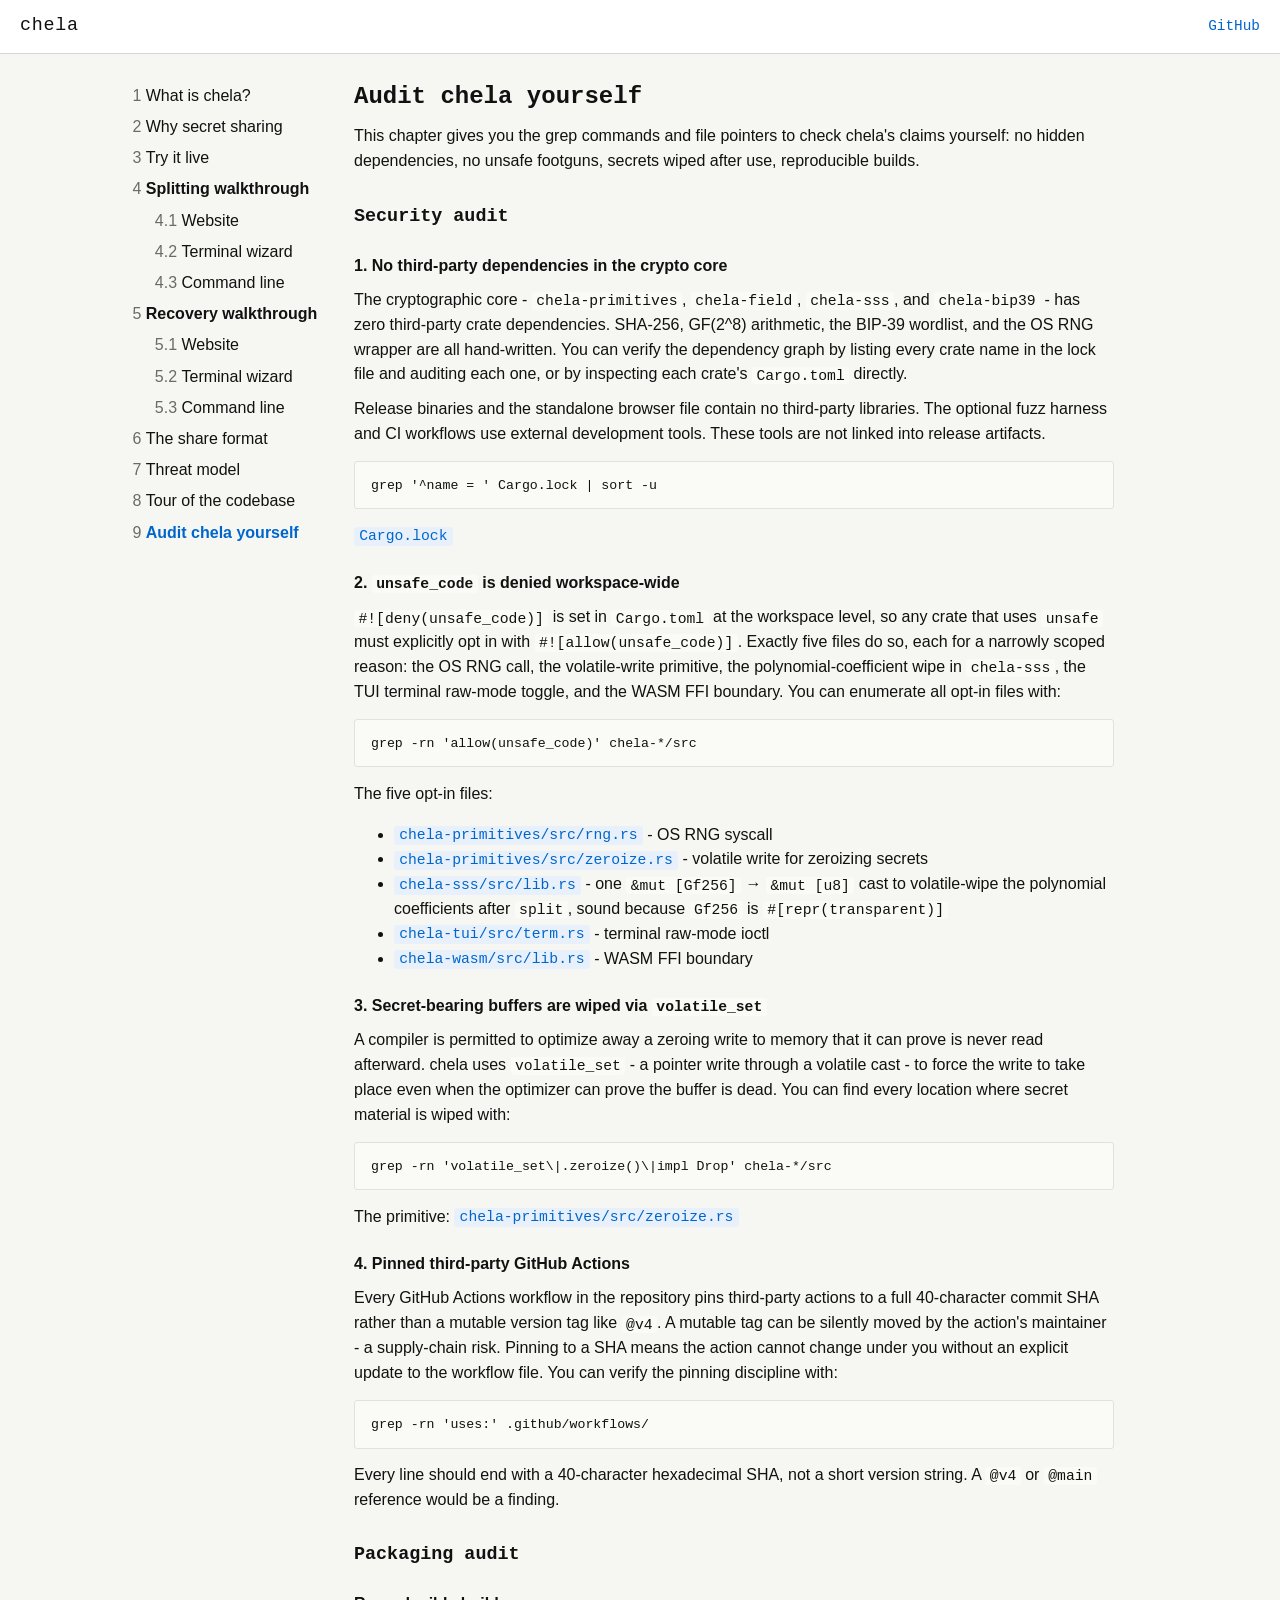
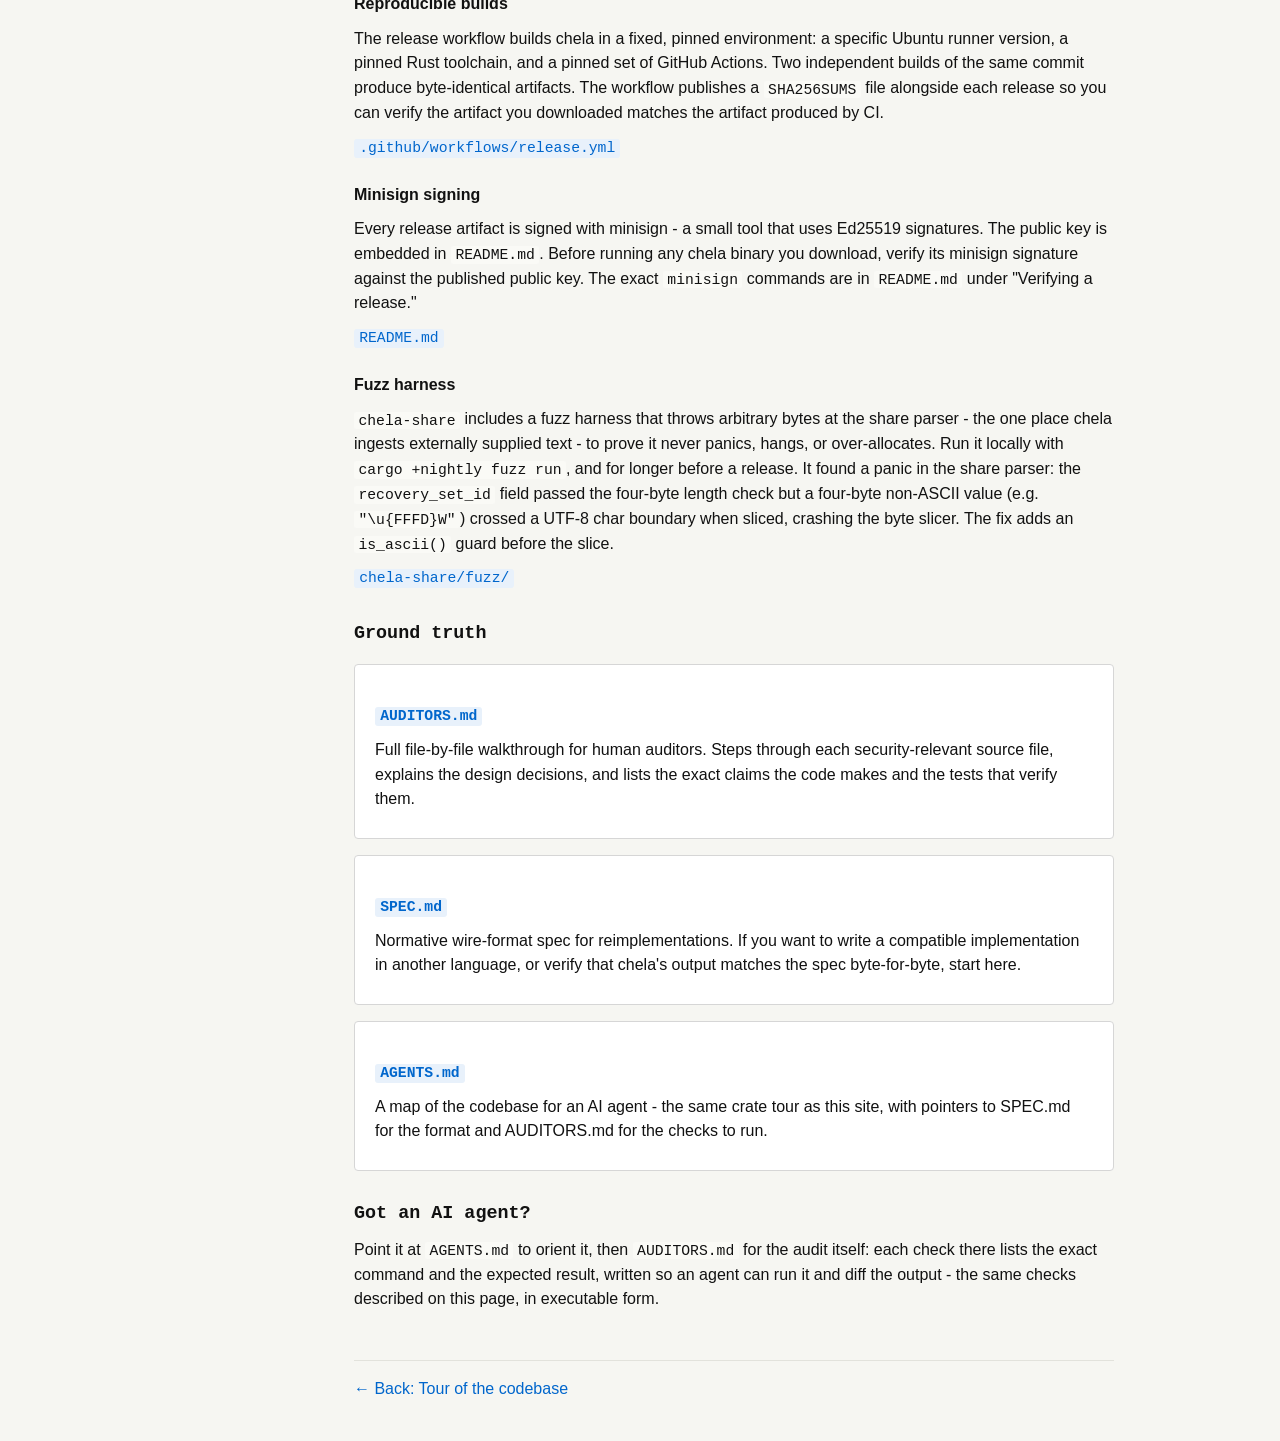
<file: web/chapter-4-evaluating.html>
<!DOCTYPE html>
<html lang="en">
<head>
  <meta charset="utf-8">
  <meta name="viewport" content="width=device-width, initial-scale=1">
  <title>Audit chela yourself - chela explained</title>
  <link rel="stylesheet" href="assets/css/site.css">
</head>
<body>
  <header class="topbar">
    <a href="index.html" class="brand">chela</a>
    <a href="https://github.com/SecretSplitKit/Chela" class="repo-link">GitHub</a>
  </header>

  <div class="layout">
    <nav class="sidebar" aria-label="Table of contents">
      <button class="hamburger" aria-label="Toggle sidebar">≡</button>
      <ol>
        <li><a href="index.html">What is chela?</a></li>
        <li><a href="chapter-1-shamir.html">Why secret sharing</a></li>
        <li><a href="try-it-live.html">Try it live</a></li>
        <li><span class="group">Splitting walkthrough</span>
          <ol>
            <li><a href="split-web.html">Website</a></li>
            <li><a href="split-tui.html">Terminal wizard</a></li>
            <li><a href="split-cli.html">Command line</a></li>
          </ol>
        </li>
        <li><span class="group">Recovery walkthrough</span>
          <ol>
            <li><a href="recover-web.html">Website</a></li>
            <li><a href="recover-tui.html">Terminal wizard</a></li>
            <li><a href="recover-cli.html">Command line</a></li>
          </ol>
        </li>
        <li><a href="the-share-format.html">The share format</a></li>
        <li><a href="chapter-2-threat-model.html">Threat model</a></li>
        <li><a href="chapter-3-touring.html">Tour of the codebase</a></li>
        <li><a href="chapter-4-evaluating.html">Audit chela yourself</a></li>
      </ol>
    </nav>

    <main class="content">
      <h1>Audit chela yourself</h1>

      <p>
        This chapter gives you the grep commands and file pointers to check chela's
        claims yourself: no hidden dependencies, no unsafe footguns, secrets wiped after
        use, reproducible builds.
      </p>

      <h2>Security audit</h2>

      <h3>1. No third-party dependencies in the crypto core</h3>
      <p>
        The cryptographic core - <code>chela-primitives</code>, <code>chela-field</code>,
        <code>chela-sss</code>, and <code>chela-bip39</code> - has zero third-party
        crate dependencies. SHA-256, GF(2^8) arithmetic, the BIP-39 wordlist, and the OS
        RNG wrapper are all hand-written. You can verify the dependency graph by listing
        every crate name in the lock file and auditing each one, or by inspecting each
        crate's <code>Cargo.toml</code> directly.
      </p>
      <p>
        Release binaries and the standalone browser file contain no third-party libraries.
        The optional fuzz harness and CI workflows use external development tools. These
        tools are not linked into release artifacts.
      </p>
      <pre><code>grep '^name = ' Cargo.lock | sort -u</code></pre>
      <p><a class="src" data-file="Cargo.lock">Cargo.lock</a></p>

      <h3>2. <code>unsafe_code</code> is denied workspace-wide</h3>
      <p>
        <code>#![deny(unsafe_code)]</code> is set in <code>Cargo.toml</code> at the
        workspace level, so any crate that uses <code>unsafe</code> must explicitly
        opt in with <code>#![allow(unsafe_code)]</code>. Exactly five files do so, each
        for a narrowly scoped reason: the OS RNG call, the volatile-write primitive,
        the polynomial-coefficient wipe in <code>chela-sss</code>, the TUI terminal
        raw-mode toggle, and the WASM FFI boundary. You can enumerate all opt-in files with:
      </p>
      <pre><code>grep -rn 'allow(unsafe_code)' chela-*/src</code></pre>
      <p>The five opt-in files:</p>
      <ul>
        <li><a class="src" data-file="chela-primitives/src/rng.rs">chela-primitives/src/rng.rs</a> - OS RNG syscall</li>
        <li><a class="src" data-file="chela-primitives/src/zeroize.rs">chela-primitives/src/zeroize.rs</a> - volatile write for zeroizing secrets</li>
        <li><a class="src" data-file="chela-sss/src/lib.rs">chela-sss/src/lib.rs</a> - one <code>&mut [Gf256]</code> → <code>&mut [u8]</code> cast to volatile-wipe the polynomial coefficients after <code>split</code>, sound because <code>Gf256</code> is <code>#[repr(transparent)]</code></li>
        <li><a class="src" data-file="chela-tui/src/term.rs">chela-tui/src/term.rs</a> - terminal raw-mode ioctl</li>
        <li><a class="src" data-file="chela-wasm/src/lib.rs">chela-wasm/src/lib.rs</a> - WASM FFI boundary</li>
      </ul>

      <h3>3. Secret-bearing buffers are wiped via <code>volatile_set</code></h3>
      <p>
        A compiler is permitted to optimize away a zeroing write to memory that it can
        prove is never read afterward. chela uses <code>volatile_set</code> - a pointer
        write through a volatile cast - to force the write to take place even when the
        optimizer can prove the buffer is dead. You can find every location where secret
        material is wiped with:
      </p>
      <pre><code>grep -rn 'volatile_set\|.zeroize()\|impl Drop' chela-*/src</code></pre>
      <p>The primitive: <a class="src" data-file="chela-primitives/src/zeroize.rs">chela-primitives/src/zeroize.rs</a></p>

      <h3>4. Pinned third-party GitHub Actions</h3>
      <p>
        Every GitHub Actions workflow in the repository pins third-party actions to a
        full 40-character commit SHA rather than a mutable version tag like
        <code>@v4</code>. A mutable tag can be silently moved by the action's maintainer
        - a supply-chain risk. Pinning to a SHA means the action cannot change under
        you without an explicit update to the workflow file. You can verify the pinning
        discipline with:
      </p>
      <pre><code>grep -rn 'uses:' .github/workflows/</code></pre>
      <p>
        Every line should end with a 40-character hexadecimal SHA, not a short version
        string. A <code>@v4</code> or <code>@main</code> reference would be a finding.
      </p>

      <h2>Packaging audit</h2>

      <h3>Reproducible builds</h3>
      <p>
        The release workflow builds chela in a fixed, pinned environment: a specific
        Ubuntu runner version, a pinned Rust toolchain, and a pinned set of GitHub
        Actions. Two independent builds of the same commit produce byte-identical
        artifacts. The workflow publishes a <code>SHA256SUMS</code> file alongside each
        release so you can verify the artifact you downloaded matches the artifact
        produced by CI.
      </p>
      <p><a class="src" data-file=".github/workflows/release.yml">.github/workflows/release.yml</a></p>

      <h3>Minisign signing</h3>
      <p>
        Every release artifact is signed with minisign - a small tool that uses
        Ed25519 signatures. The public key is embedded in <code>README.md</code>.
        Before running any chela binary you download, verify its minisign signature
        against the published public key. The exact <code>minisign</code> commands are
        in <code>README.md</code> under "Verifying a release."
      </p>
      <p><a class="src" data-file="README.md">README.md</a></p>

      <h3>Fuzz harness</h3>
      <p>
        <code>chela-share</code> includes a fuzz harness that throws arbitrary bytes
        at the share parser - the one place chela ingests externally supplied text -
        to prove it never panics, hangs, or over-allocates. Run it locally with
        <code>cargo +nightly fuzz run</code>, and for longer before a release. It
        found a panic in the share parser: the
        <code>recovery_set_id</code> field passed the four-byte length check but a four-byte
        non-ASCII value (e.g. <code>"\u{FFFD}W"</code>) crossed a UTF-8 char boundary
        when sliced, crashing the byte slicer. The fix adds an <code>is_ascii()</code>
        guard before the slice.
      </p>
      <p><a class="src" data-file="chela-share/fuzz/">chela-share/fuzz/</a></p>

      <h2>Ground truth</h2>

      <div class="card">
        <h3><a class="src" data-file="AUDITORS.md">AUDITORS.md</a></h3>
        <p>Full file-by-file walkthrough for human auditors. Steps through each
        security-relevant source file, explains the design decisions, and lists the
        exact claims the code makes and the tests that verify them.</p>
      </div>

      <div class="card">
        <h3><a class="src" data-file="SPEC.md">SPEC.md</a></h3>
        <p>Normative wire-format spec for reimplementations. If you want to write a
        compatible implementation in another language, or verify that chela's output
        matches the spec byte-for-byte, start here.</p>
      </div>

      <div class="card">
        <h3><a class="src" data-file="AGENTS.md">AGENTS.md</a></h3>
        <p>A map of the codebase for an AI agent - the same crate tour as this site, with
        pointers to SPEC.md for the format and AUDITORS.md for the checks to run.</p>
      </div>

      <h2>Got an AI agent?</h2>

      <p>
        Point it at <code>AGENTS.md</code> to orient it, then <code>AUDITORS.md</code> for
        the audit itself: each check there lists the exact command and the expected result,
        written so an agent can run it and diff the output - the same checks described on
        this page, in executable form.
      </p>

      <nav class="page-nav" aria-label="Pagination">
        <a class="prev" href="chapter-3-touring.html">← Back: Tour of the codebase</a>
        <span class="next"></span>
      </nav>
    </main>
  </div>

  <script src="assets/js/nav.js" defer></script>
  <script src="assets/js/permalink.js" defer></script>
</body>
</html>
</file>
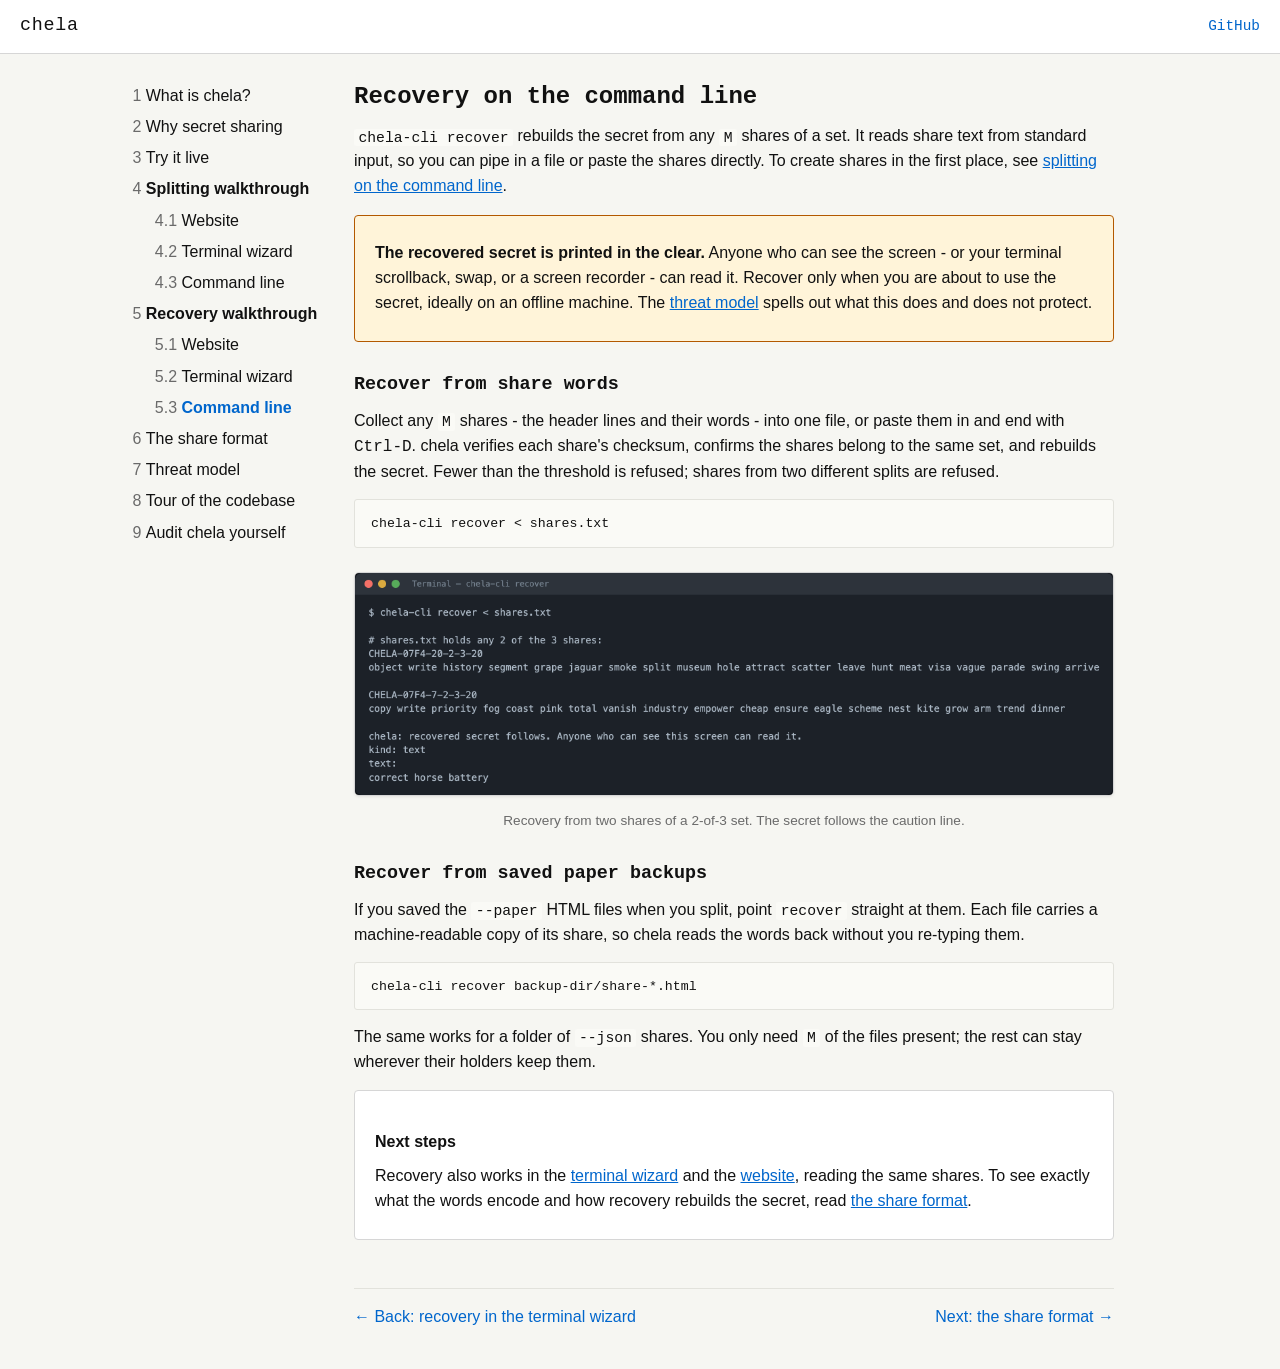
<file: web/recover-cli.html>
<!DOCTYPE html>
<html lang="en">
<head>
  <meta charset="utf-8">
  <meta name="viewport" content="width=device-width, initial-scale=1">
  <title>Recovery on the command line - chela explained</title>
  <link rel="stylesheet" href="assets/css/site.css">
</head>
<body>
  <header class="topbar">
    <a href="index.html" class="brand">chela</a>
    <a href="https://github.com/SecretSplitKit/Chela" class="repo-link">GitHub</a>
  </header>

  <div class="layout">
    <nav class="sidebar" aria-label="Table of contents">
      <button class="hamburger" aria-label="Toggle sidebar">≡</button>
      <ol>
        <li><a href="index.html">What is chela?</a></li>
        <li><a href="chapter-1-shamir.html">Why secret sharing</a></li>
        <li><a href="try-it-live.html">Try it live</a></li>
        <li><span class="group">Splitting walkthrough</span>
          <ol>
            <li><a href="split-web.html">Website</a></li>
            <li><a href="split-tui.html">Terminal wizard</a></li>
            <li><a href="split-cli.html">Command line</a></li>
          </ol>
        </li>
        <li><span class="group">Recovery walkthrough</span>
          <ol>
            <li><a href="recover-web.html">Website</a></li>
            <li><a href="recover-tui.html">Terminal wizard</a></li>
            <li><a href="recover-cli.html">Command line</a></li>
          </ol>
        </li>
        <li><a href="the-share-format.html">The share format</a></li>
        <li><a href="chapter-2-threat-model.html">Threat model</a></li>
        <li><a href="chapter-3-touring.html">Tour of the codebase</a></li>
        <li><a href="chapter-4-evaluating.html">Audit chela yourself</a></li>
      </ol>
    </nav>

    <main class="content">
      <h1>Recovery on the command line</h1>

      <p>
        <code>chela-cli recover</code> rebuilds the secret from any <code>M</code> shares of
        a set. It reads share text from standard input, so you can pipe in a file or paste
        the shares directly. To create shares in the first place, see
        <a href="split-cli.html">splitting on the command line</a>.
      </p>

      <div class="card warn">
        <p>
          <strong>The recovered secret is printed in the clear.</strong> Anyone who can see
          the screen - or your terminal scrollback, swap, or a screen recorder - can read
          it. Recover only when you are about to use the secret, ideally on an offline
          machine. The <a href="chapter-2-threat-model.html">threat model</a> spells out
          what this does and does not protect.
        </p>
      </div>

      <h2>Recover from share words</h2>
      <p>
        Collect any <code>M</code> shares - the header lines and their words - into one
        file, or paste them in and end with <kbd>Ctrl-D</kbd>. chela verifies each share's
        checksum, confirms the shares belong to the same set, and rebuilds the secret. Fewer
        than the threshold is refused; shares from two different splits are refused.
      </p>
      <pre><code>chela-cli recover &lt; shares.txt</code></pre>
      <figure>
        <img class="shot" src="assets/ui/cli/5-recover.png"
             alt="Terminal: chela-cli recover reads two shares from standard input and prints the recovered secret after a one-line caution.">
        <figcaption>Recovery from two shares of a 2-of-3 set. The secret follows the caution line.</figcaption>
      </figure>

      <h2>Recover from saved paper backups</h2>
      <p>
        If you saved the <code>--paper</code> HTML files when you split, point
        <code>recover</code> straight at them. Each file carries a machine-readable copy of
        its share, so chela reads the words back without you re-typing them.
      </p>
      <pre><code>chela-cli recover backup-dir/share-*.html</code></pre>
      <p>
        The same works for a folder of <code>--json</code> shares. You only need
        <code>M</code> of the files present; the rest can stay wherever their holders keep
        them.
      </p>

      <div class="card">
        <h3>Next steps</h3>
        <p>
          Recovery also works in the <a href="recover-tui.html">terminal wizard</a> and the
          <a href="recover-web.html">website</a>, reading the same shares. To see exactly
          what the words encode and how recovery rebuilds the secret, read
          <a href="the-share-format.html">the share format</a>.
        </p>
      </div>

      <nav class="page-nav" aria-label="Pagination">
        <a class="prev" href="recover-tui.html">← Back: recovery in the terminal wizard</a>
        <a class="next" href="the-share-format.html">Next: the share format →</a>
      </nav>
    </main>
  </div>

  <script src="assets/js/nav.js" defer></script>
  <script src="assets/js/permalink.js" defer></script>
</body>
</html>
</file>
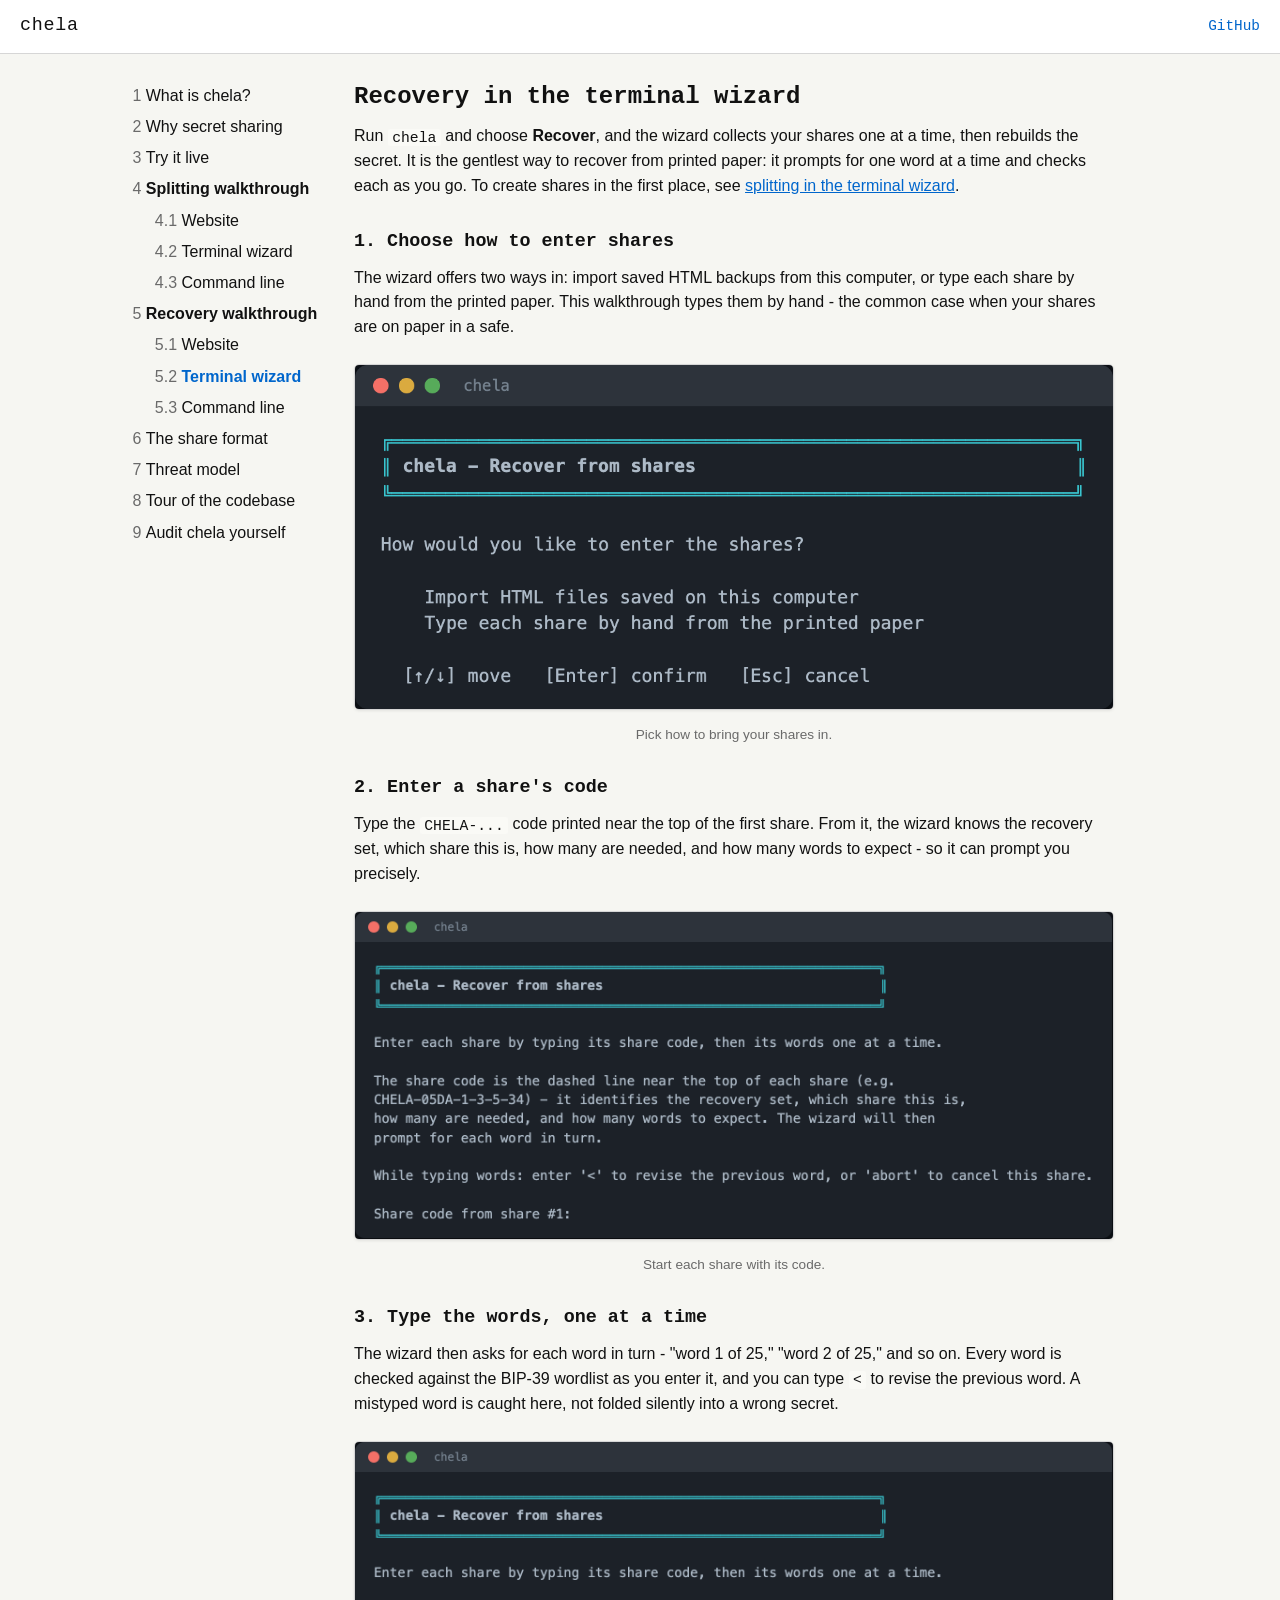
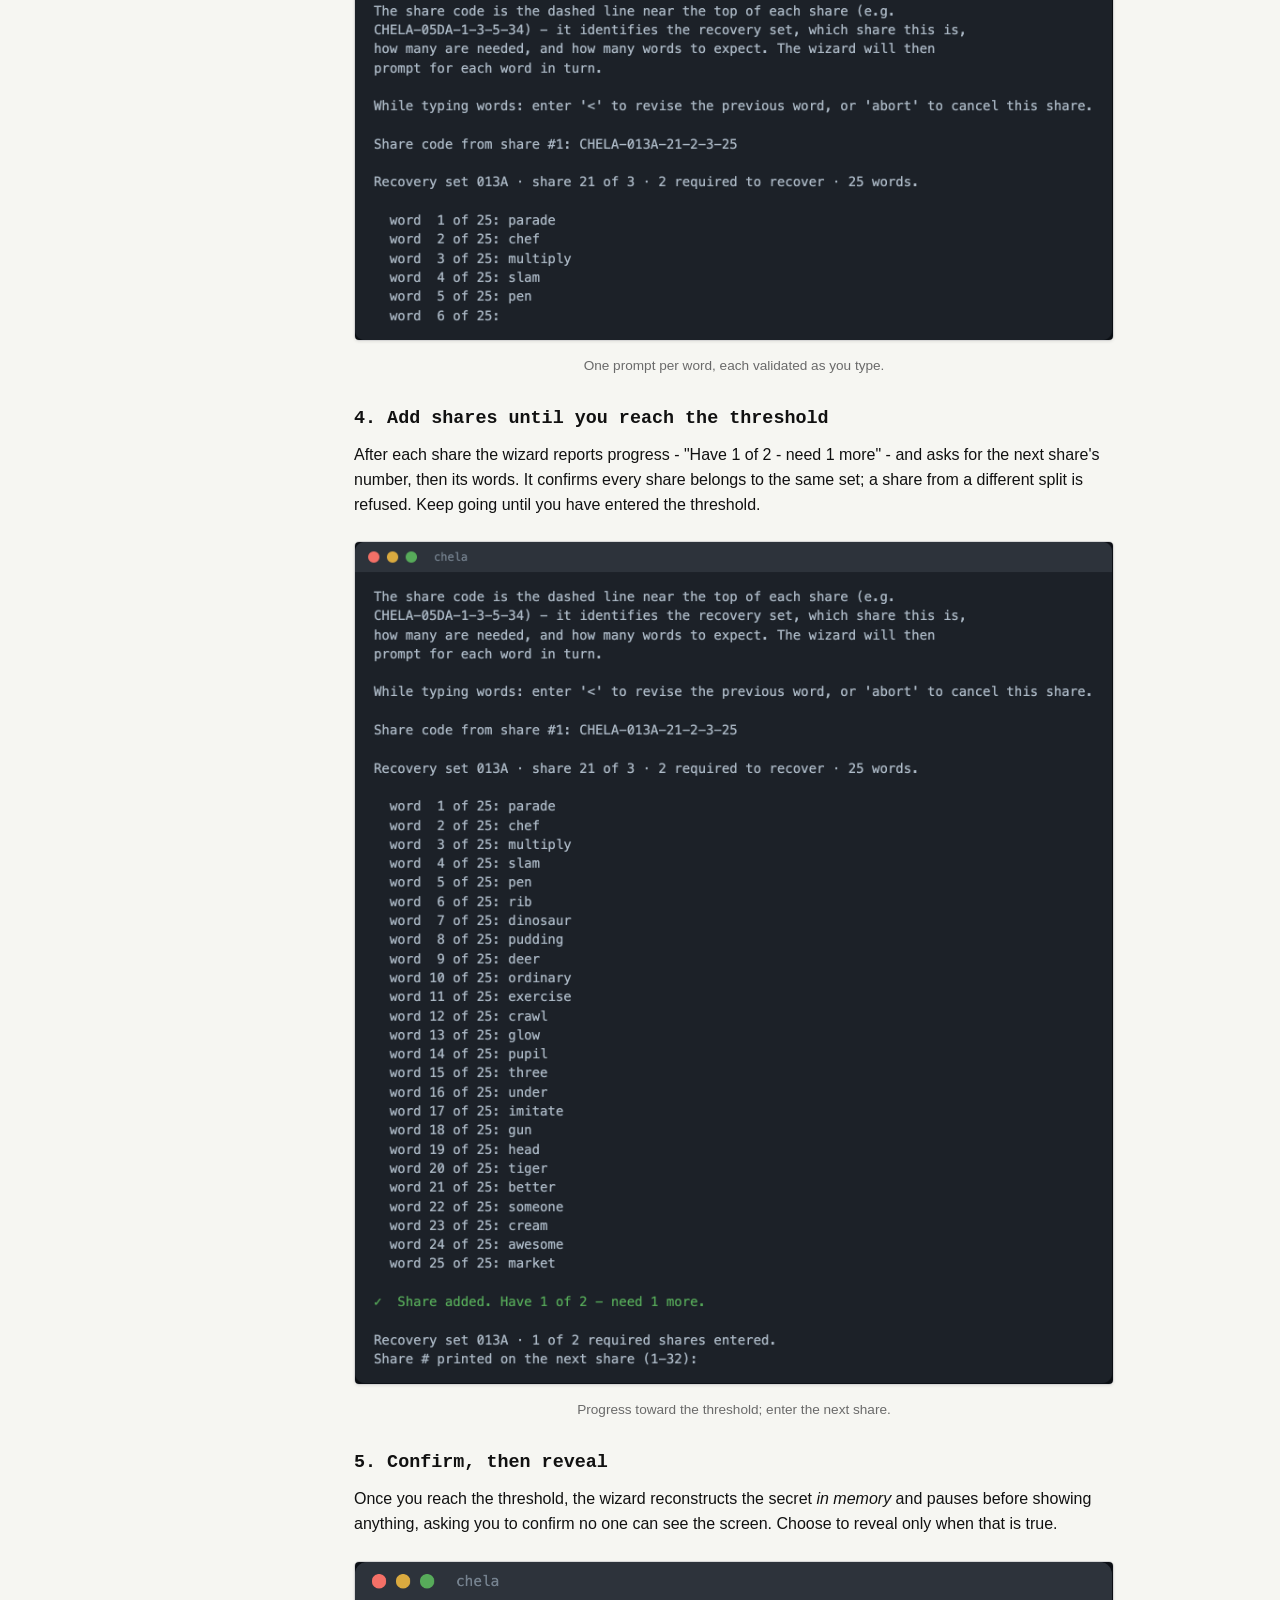
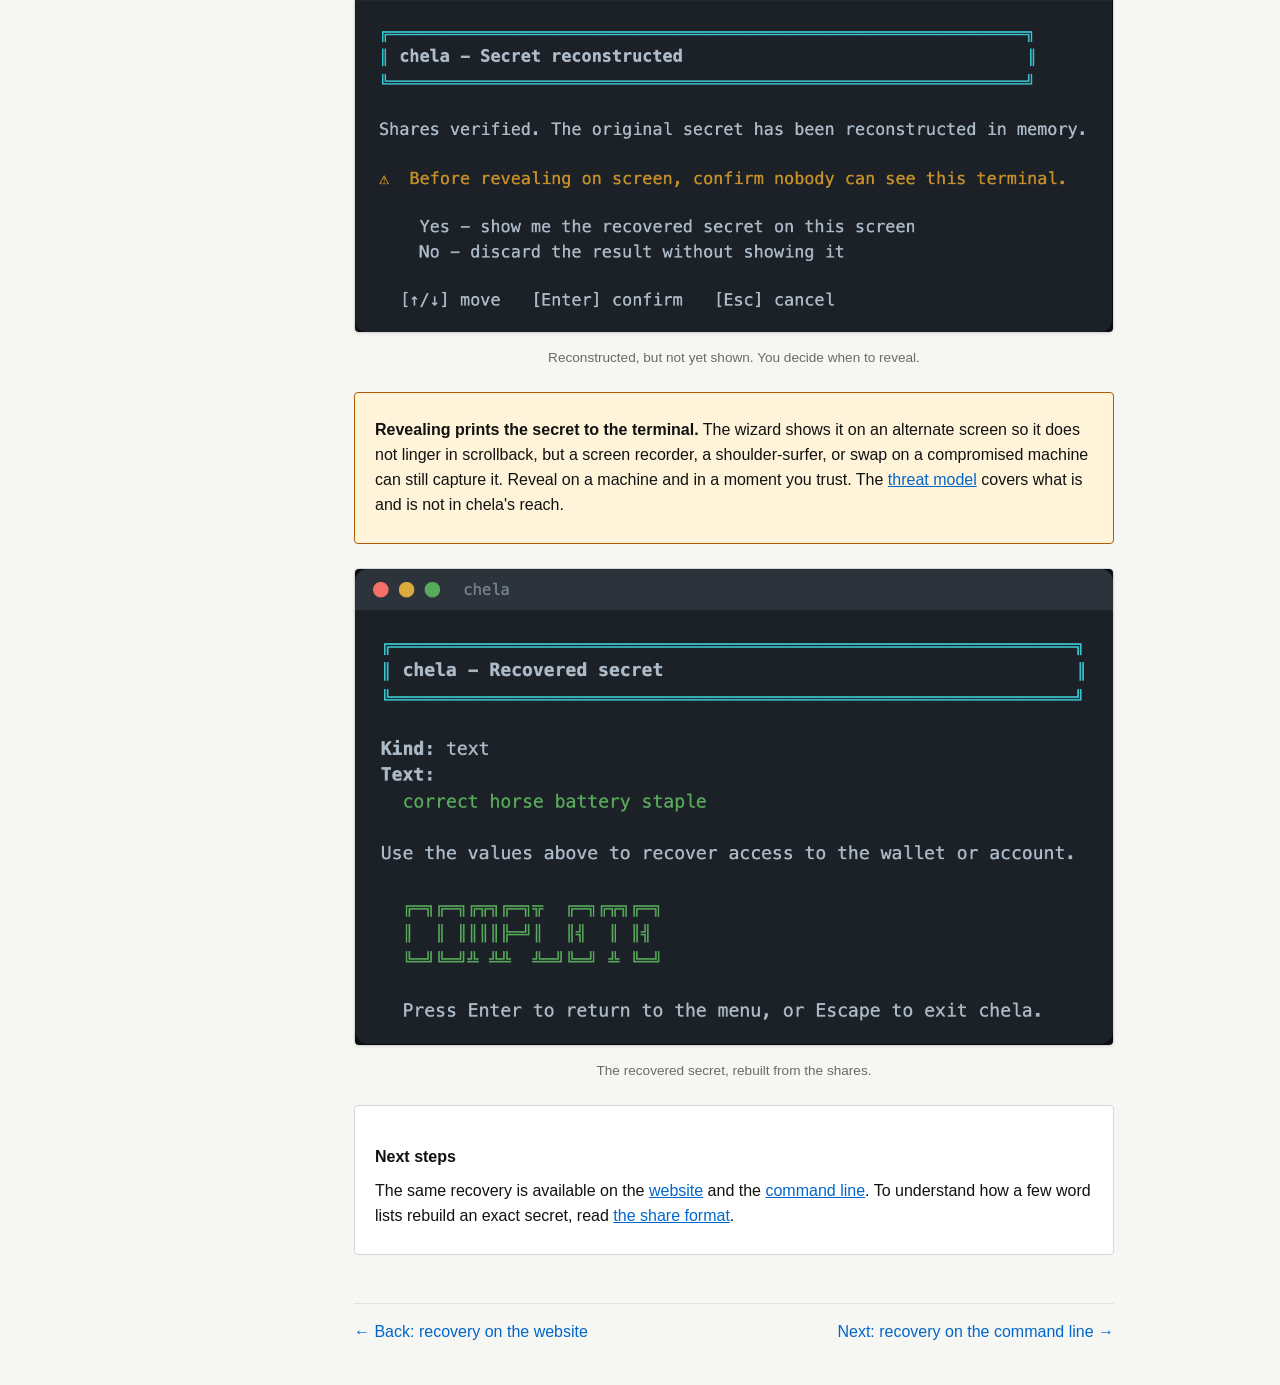
<file: web/recover-tui.html>
<!DOCTYPE html>
<html lang="en">
<head>
  <meta charset="utf-8">
  <meta name="viewport" content="width=device-width, initial-scale=1">
  <title>Recovery in the terminal wizard - chela explained</title>
  <link rel="stylesheet" href="assets/css/site.css">
</head>
<body>
  <header class="topbar">
    <a href="index.html" class="brand">chela</a>
    <a href="https://github.com/SecretSplitKit/Chela" class="repo-link">GitHub</a>
  </header>

  <div class="layout">
    <nav class="sidebar" aria-label="Table of contents">
      <button class="hamburger" aria-label="Toggle sidebar">≡</button>
      <ol>
        <li><a href="index.html">What is chela?</a></li>
        <li><a href="chapter-1-shamir.html">Why secret sharing</a></li>
        <li><a href="try-it-live.html">Try it live</a></li>
        <li><span class="group">Splitting walkthrough</span>
          <ol>
            <li><a href="split-web.html">Website</a></li>
            <li><a href="split-tui.html">Terminal wizard</a></li>
            <li><a href="split-cli.html">Command line</a></li>
          </ol>
        </li>
        <li><span class="group">Recovery walkthrough</span>
          <ol>
            <li><a href="recover-web.html">Website</a></li>
            <li><a href="recover-tui.html">Terminal wizard</a></li>
            <li><a href="recover-cli.html">Command line</a></li>
          </ol>
        </li>
        <li><a href="the-share-format.html">The share format</a></li>
        <li><a href="chapter-2-threat-model.html">Threat model</a></li>
        <li><a href="chapter-3-touring.html">Tour of the codebase</a></li>
        <li><a href="chapter-4-evaluating.html">Audit chela yourself</a></li>
      </ol>
    </nav>

    <main class="content">
      <h1>Recovery in the terminal wizard</h1>

      <p>
        Run <code>chela</code> and choose <strong>Recover</strong>, and the wizard collects
        your shares one at a time, then rebuilds the secret. It is the gentlest way to
        recover from printed paper: it prompts for one word at a time and checks each as you
        go. To create shares in the first place, see
        <a href="split-tui.html">splitting in the terminal wizard</a>.
      </p>

      <h2>1. Choose how to enter shares</h2>
      <p>
        The wizard offers two ways in: import saved HTML backups from this computer, or type
        each share by hand from the printed paper. This walkthrough types them by hand -
        the common case when your shares are on paper in a safe.
      </p>
      <figure>
        <img class="shot" src="assets/ui/tui/recover-1-method.png"
             alt="The recover screen asking how to enter shares: import HTML files saved on this computer, or type each share by hand.">
        <figcaption>Pick how to bring your shares in.</figcaption>
      </figure>

      <h2>2. Enter a share's code</h2>
      <p>
        Type the <code>CHELA-...</code> code printed near the top of the first share. From
        it, the wizard knows the recovery set, which share this is, how many are needed, and
        how many words to expect - so it can prompt you precisely.
      </p>
      <figure>
        <img class="shot" src="assets/ui/tui/recover-2-code.png"
             alt="The wizard explaining the share code and prompting for the code of the first share.">
        <figcaption>Start each share with its code.</figcaption>
      </figure>

      <h2>3. Type the words, one at a time</h2>
      <p>
        The wizard then asks for each word in turn - "word 1 of 25," "word 2 of 25," and so
        on. Every word is checked against the BIP-39 wordlist as you enter it, and you can
        type <code>&lt;</code> to revise the previous word. A mistyped word is caught here,
        not folded silently into a wrong secret.
      </p>
      <figure>
        <img class="shot" src="assets/ui/tui/recover-3-words.png"
             alt="The wizard prompting for each word of a share one at a time, with the recovery set metadata shown above and the first few words entered.">
        <figcaption>One prompt per word, each validated as you type.</figcaption>
      </figure>

      <h2>4. Add shares until you reach the threshold</h2>
      <p>
        After each share the wizard reports progress - "Have 1 of 2 - need 1 more" - and
        asks for the next share's number, then its words. It confirms every share belongs to
        the same set; a share from a different split is refused. Keep going until you have
        entered the threshold.
      </p>
      <figure>
        <img class="shot" src="assets/ui/tui/recover-4-progress.png"
             alt="The wizard reporting that one of two required shares has been entered and prompting for the next share's number.">
        <figcaption>Progress toward the threshold; enter the next share.</figcaption>
      </figure>

      <h2>5. Confirm, then reveal</h2>
      <p>
        Once you reach the threshold, the wizard reconstructs the secret <em>in memory</em>
        and pauses before showing anything, asking you to confirm no one can see the screen.
        Choose to reveal only when that is true.
      </p>
      <figure>
        <img class="shot" src="assets/ui/tui/recover-5-reconstruct.png"
             alt="The wizard reporting the secret was reconstructed in memory, warning to confirm nobody can see the terminal, and offering to show or discard it.">
        <figcaption>Reconstructed, but not yet shown. You decide when to reveal.</figcaption>
      </figure>
      <div class="card warn">
        <p>
          <strong>Revealing prints the secret to the terminal.</strong> The wizard shows it
          on an alternate screen so it does not linger in scrollback, but a screen recorder,
          a shoulder-surfer, or swap on a compromised machine can still capture it. Reveal
          on a machine and in a moment you trust. The
          <a href="chapter-2-threat-model.html">threat model</a> covers what is and is not
          in chela's reach.
        </p>
      </div>
      <figure>
        <img class="shot" src="assets/ui/tui/recover-6-revealed.png"
             alt="The wizard displaying the recovered secret: kind and value, with a note to use it to recover access and a prompt to return to the menu or exit.">
        <figcaption>The recovered secret, rebuilt from the shares.</figcaption>
      </figure>

      <div class="card">
        <h3>Next steps</h3>
        <p>
          The same recovery is available on the <a href="recover-web.html">website</a> and
          the <a href="recover-cli.html">command line</a>. To understand how a few word
          lists rebuild an exact secret, read
          <a href="the-share-format.html">the share format</a>.
        </p>
      </div>

      <nav class="page-nav" aria-label="Pagination">
        <a class="prev" href="recover-web.html">← Back: recovery on the website</a>
        <a class="next" href="recover-cli.html">Next: recovery on the command line →</a>
      </nav>
    </main>
  </div>

  <script src="assets/js/nav.js" defer></script>
  <script src="assets/js/permalink.js" defer></script>
</body>
</html>
</file>
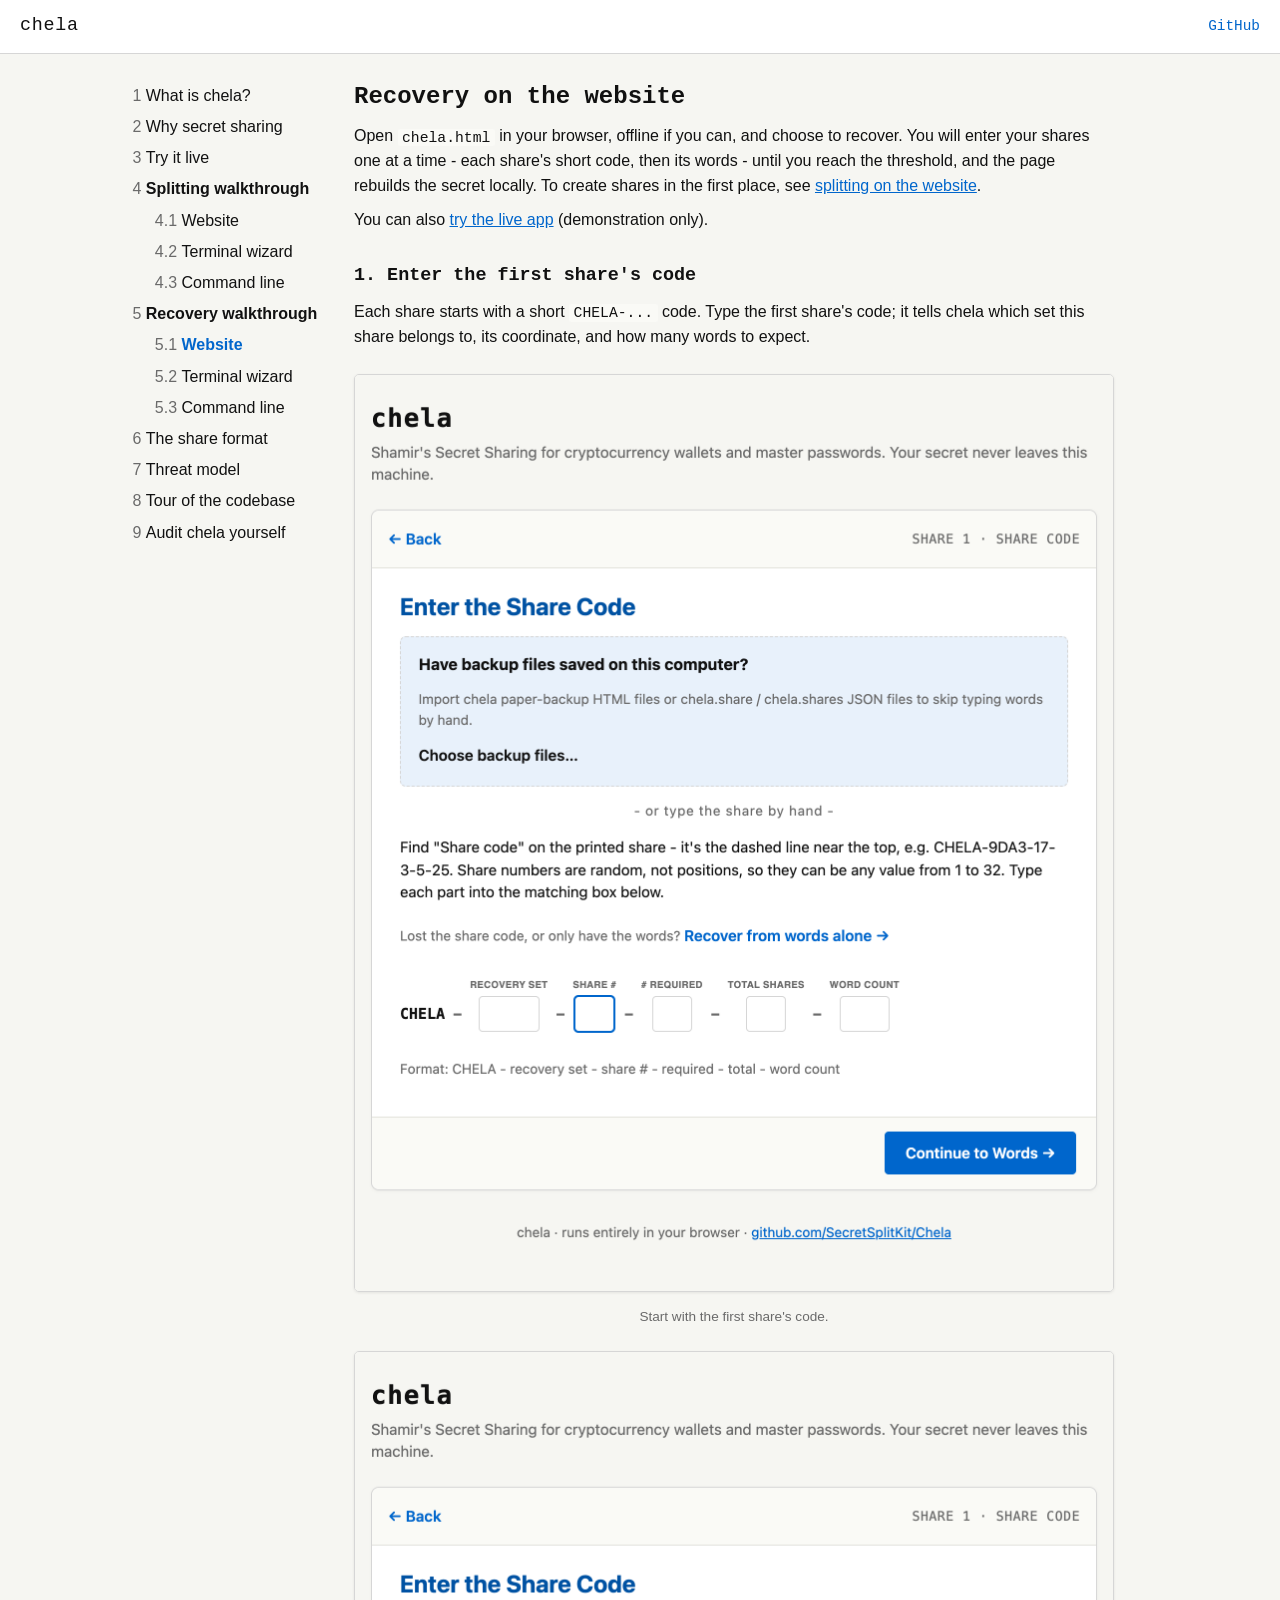
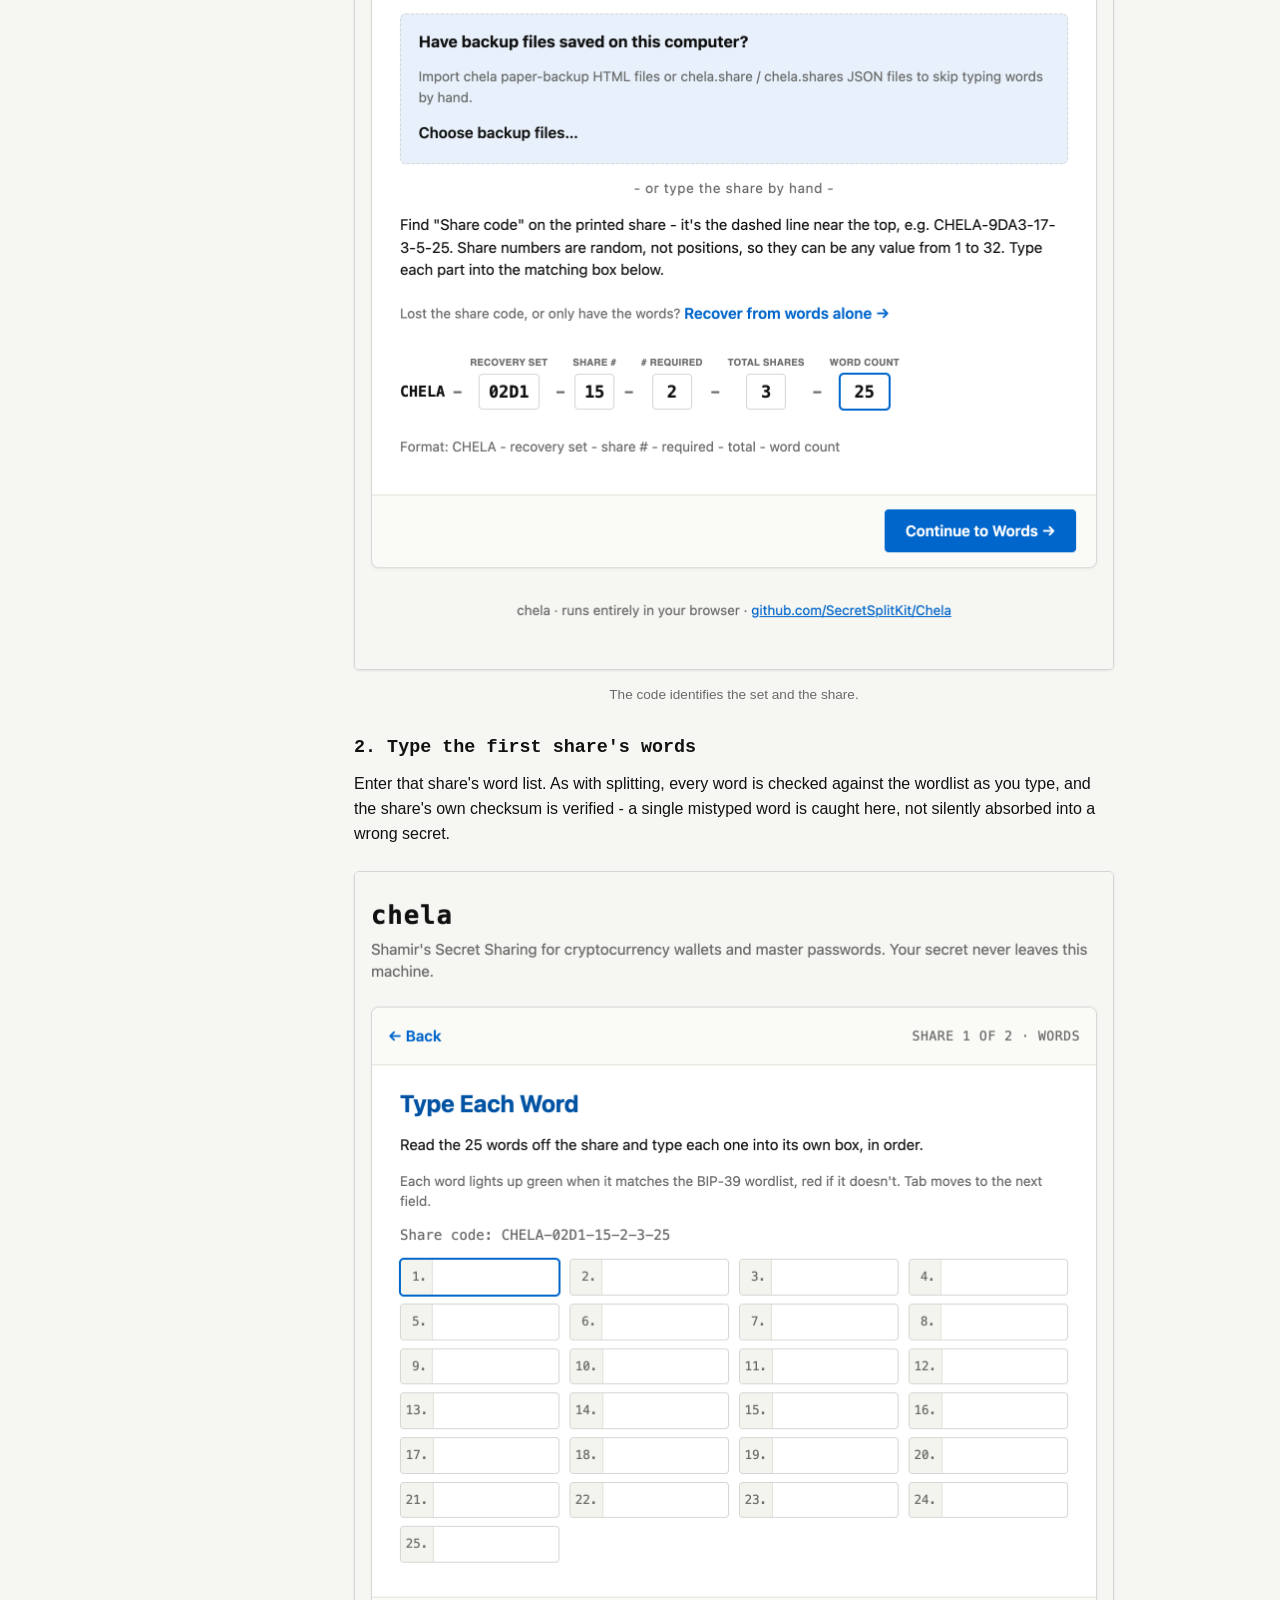
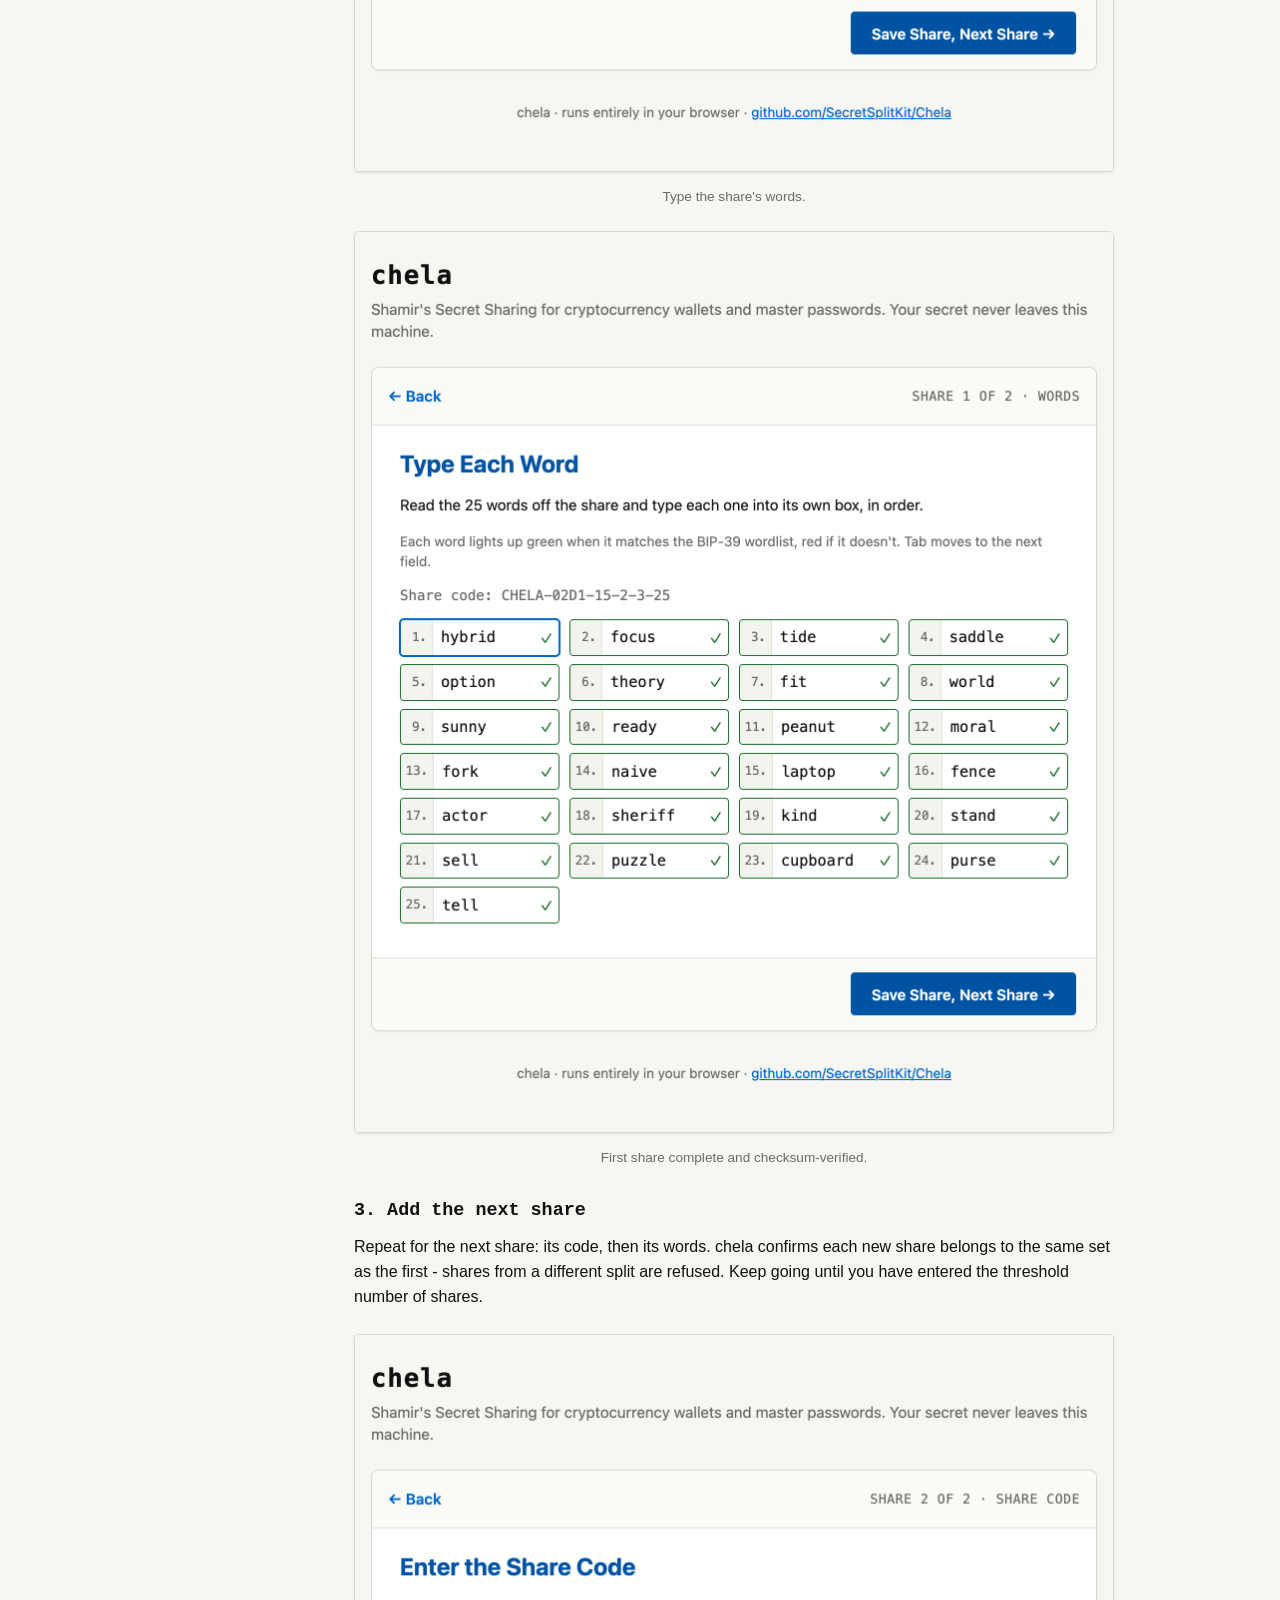
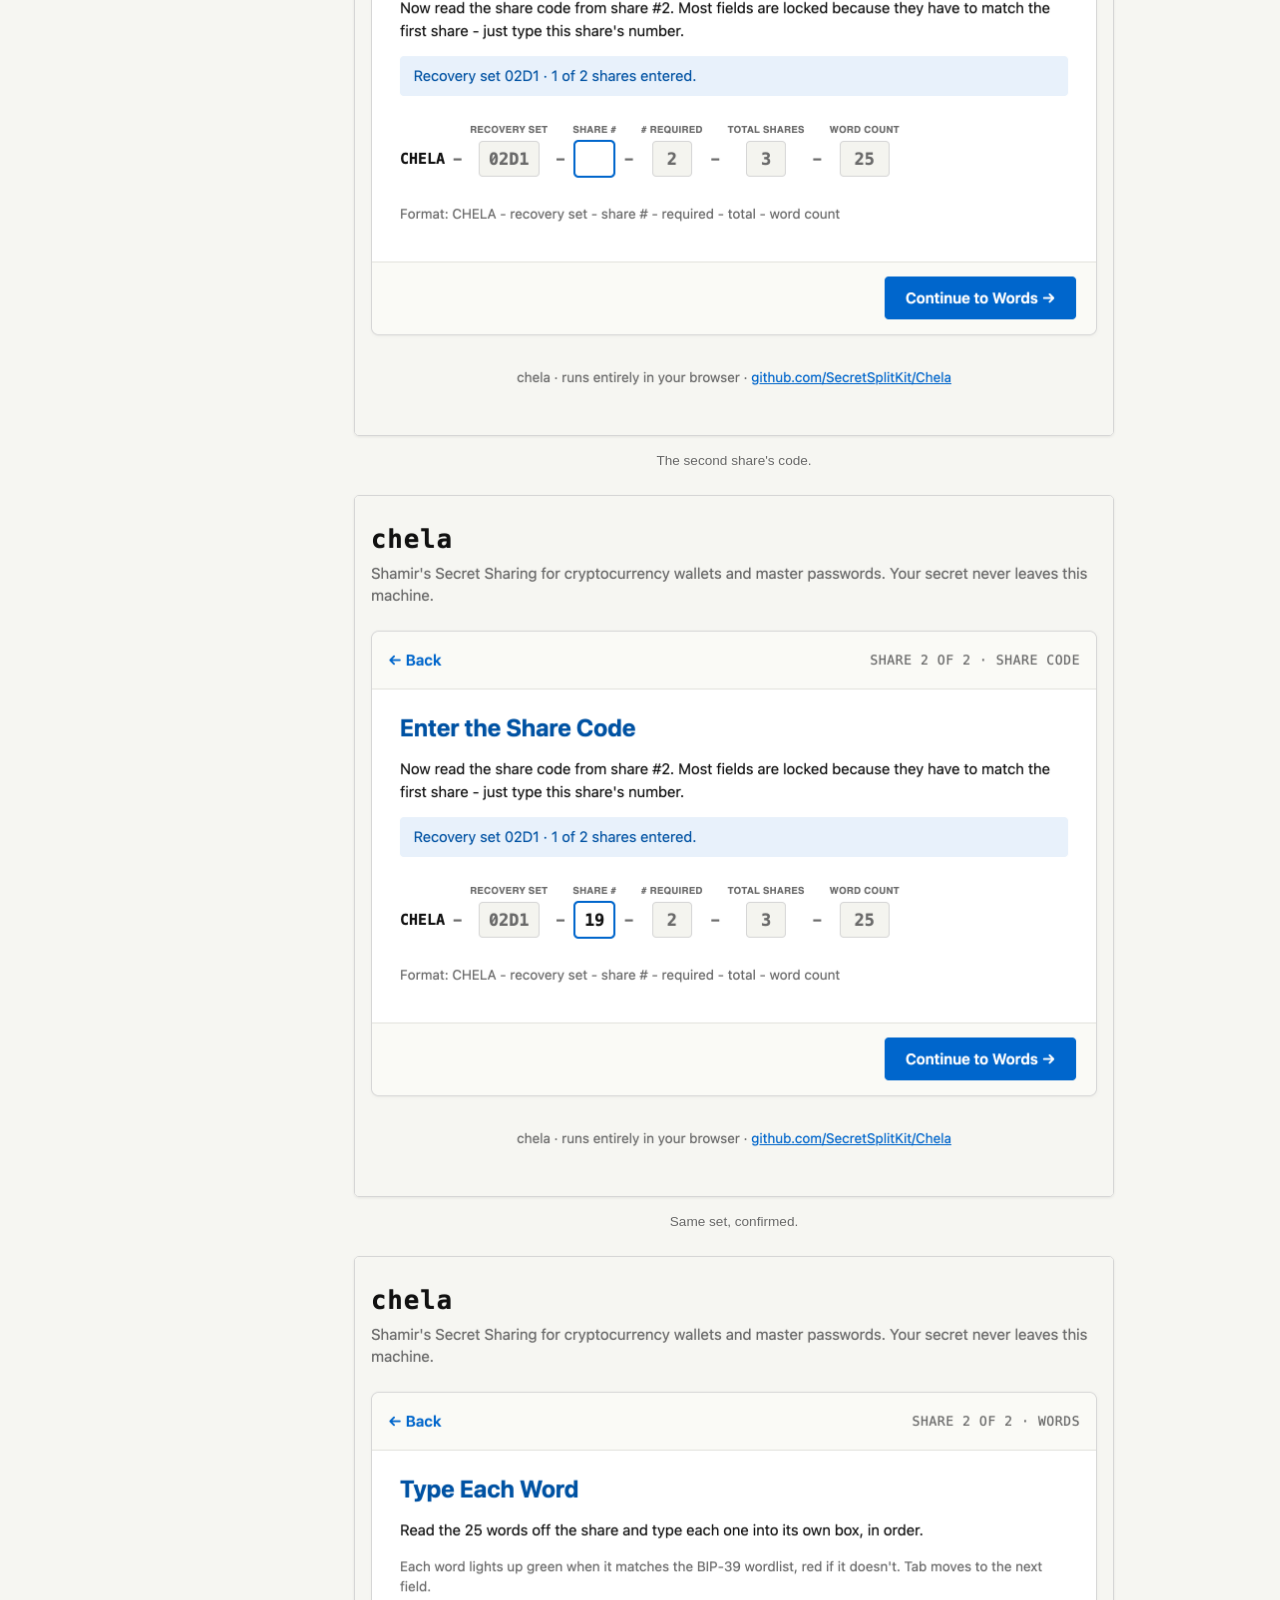
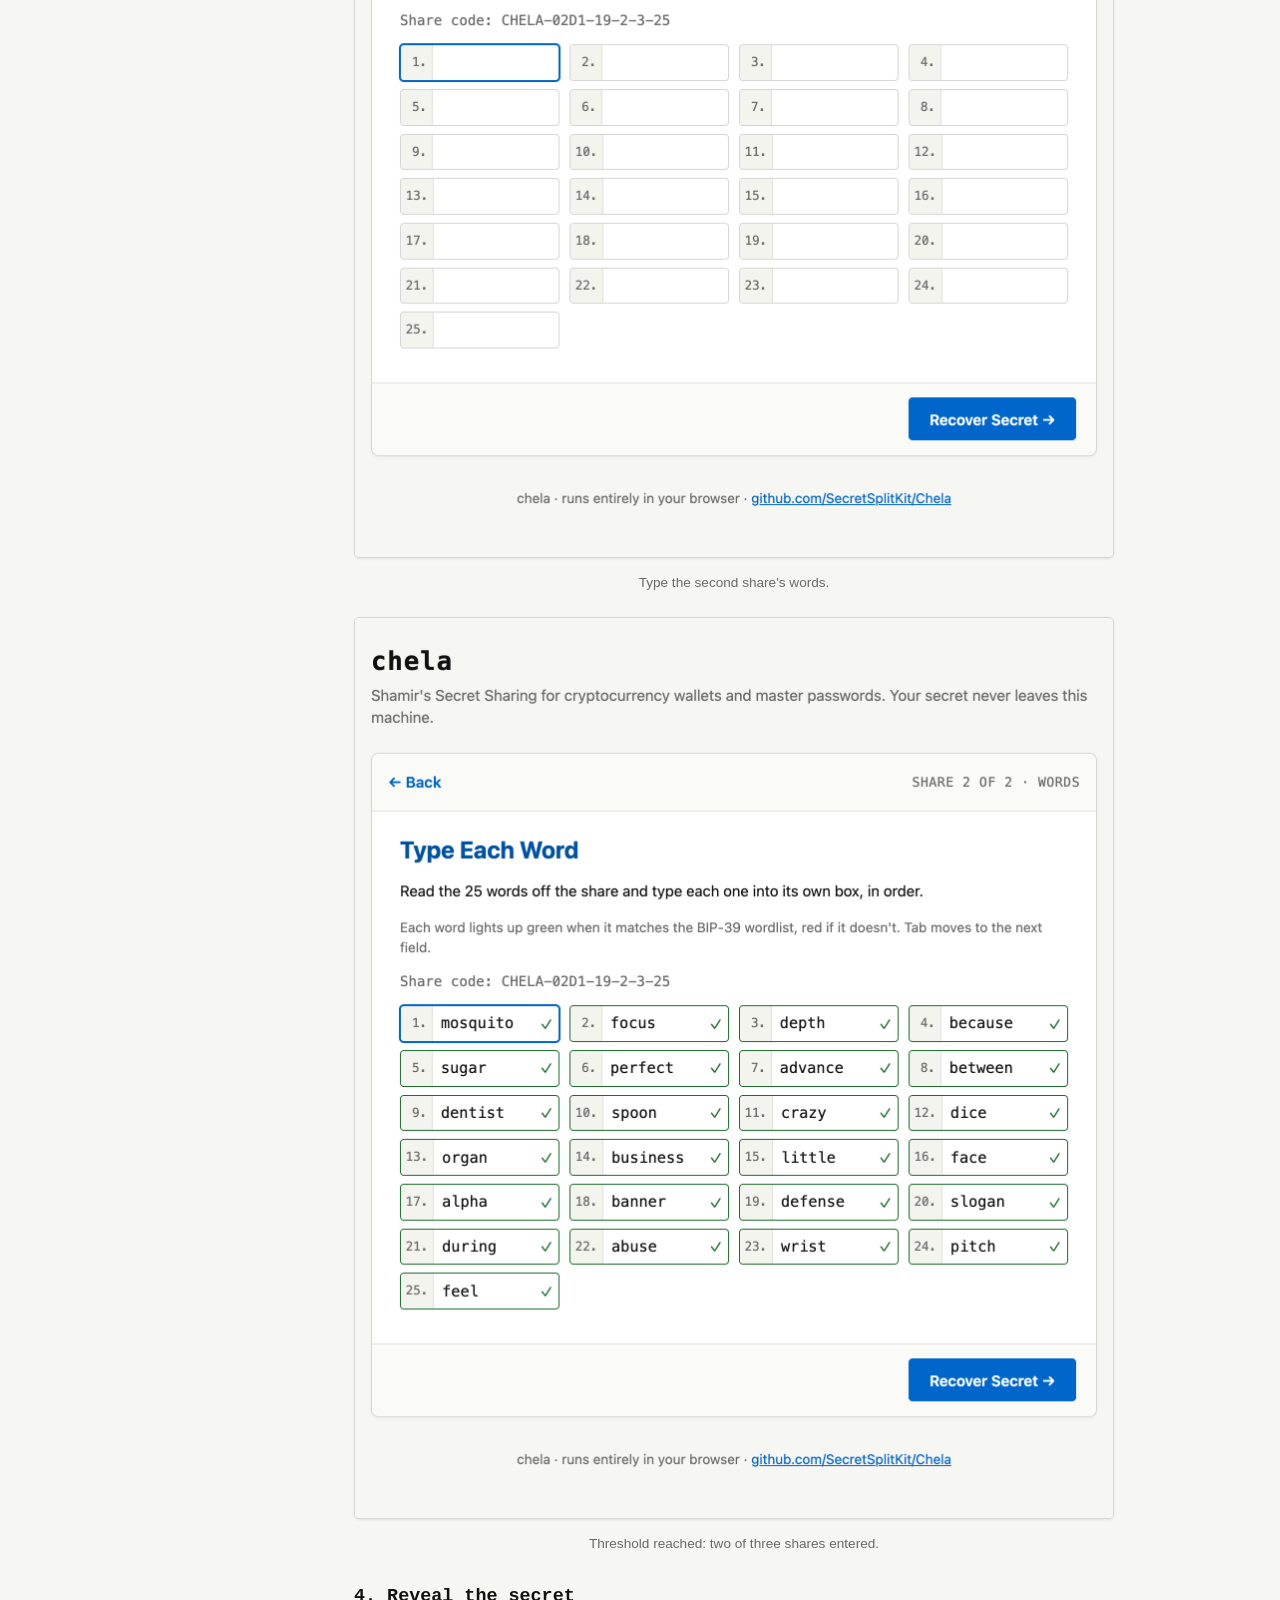
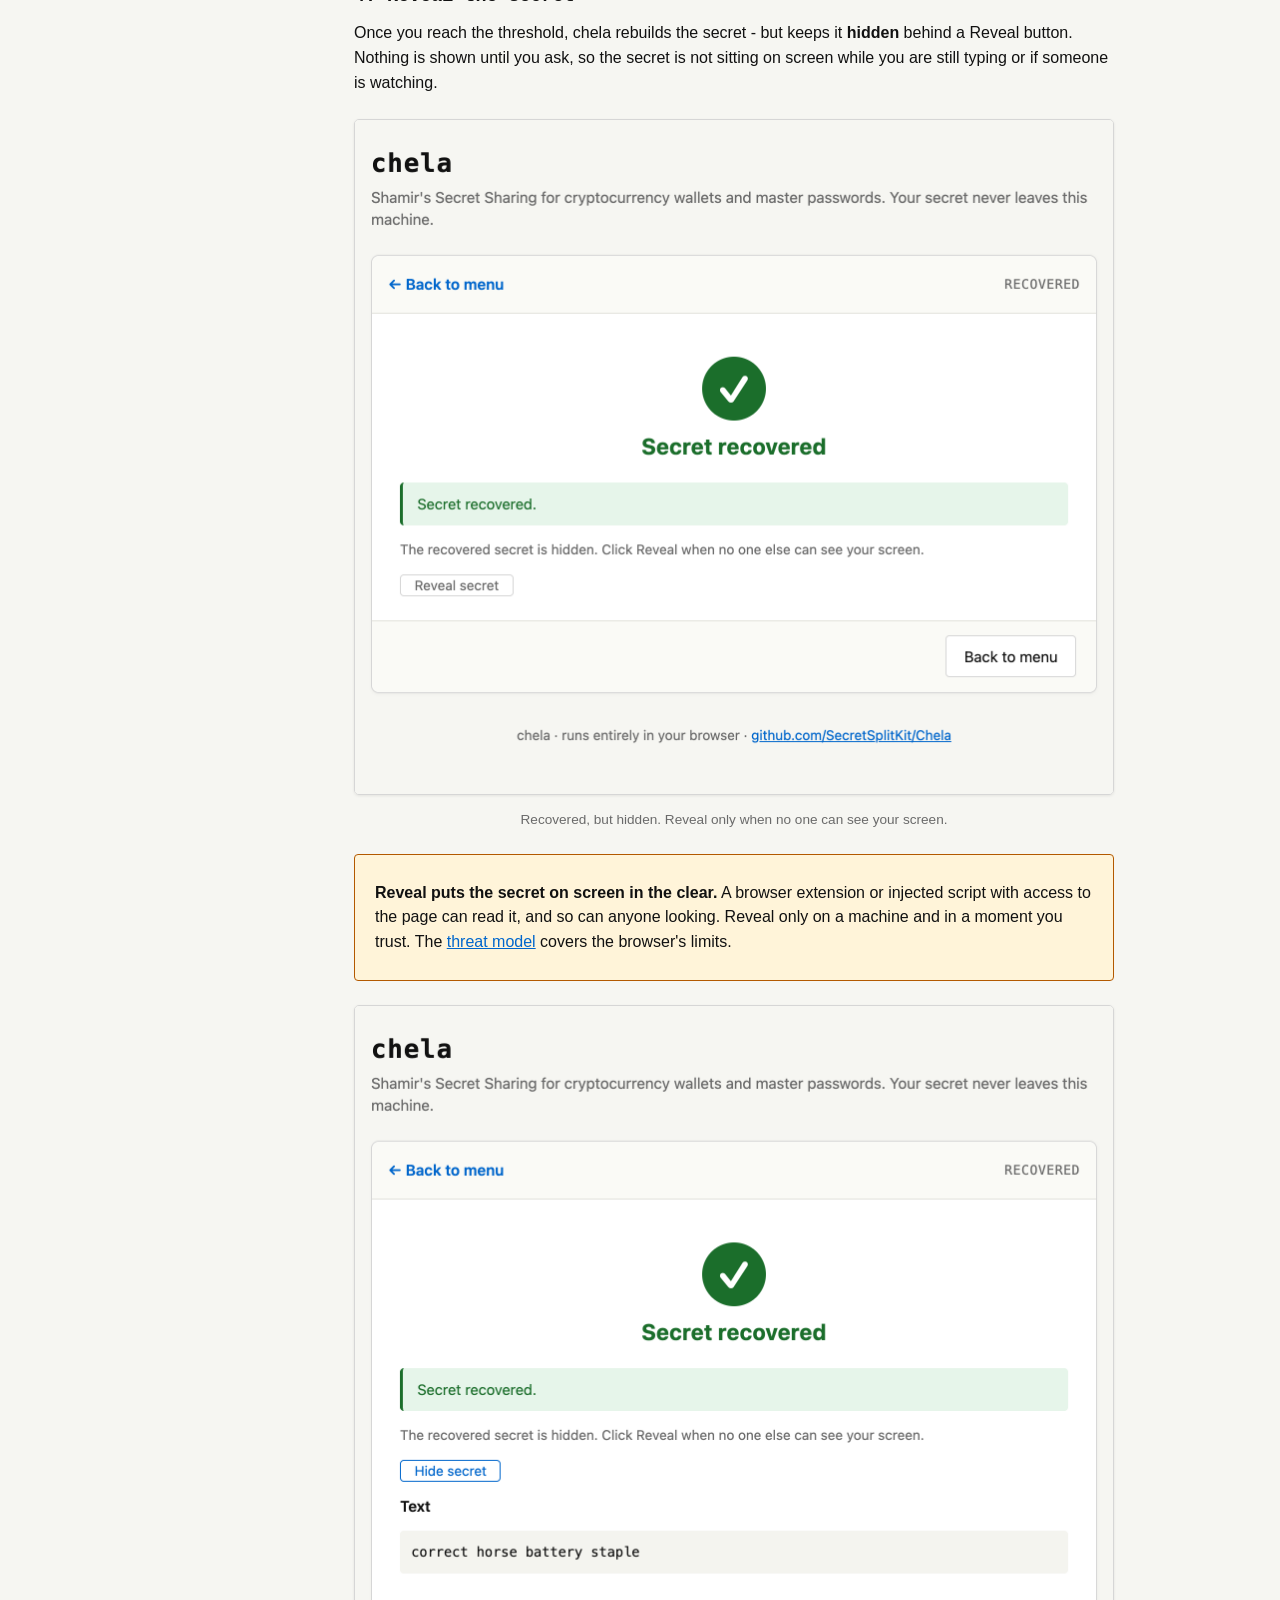
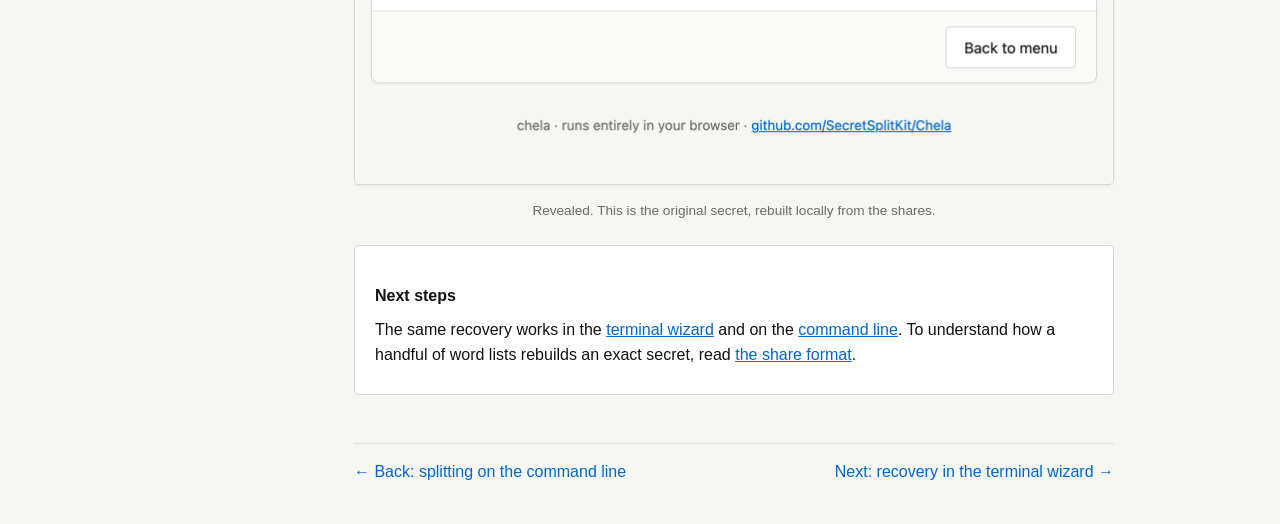
<file: web/recover-web.html>
<!DOCTYPE html>
<html lang="en">
<head>
  <meta charset="utf-8">
  <meta name="viewport" content="width=device-width, initial-scale=1">
  <title>Recovery on the website - chela explained</title>
  <link rel="stylesheet" href="assets/css/site.css">
</head>
<body>
  <header class="topbar">
    <a href="index.html" class="brand">chela</a>
    <a href="https://github.com/SecretSplitKit/Chela" class="repo-link">GitHub</a>
  </header>

  <div class="layout">
    <nav class="sidebar" aria-label="Table of contents">
      <button class="hamburger" aria-label="Toggle sidebar">≡</button>
      <ol>
        <li><a href="index.html">What is chela?</a></li>
        <li><a href="chapter-1-shamir.html">Why secret sharing</a></li>
        <li><a href="try-it-live.html">Try it live</a></li>
        <li><span class="group">Splitting walkthrough</span>
          <ol>
            <li><a href="split-web.html">Website</a></li>
            <li><a href="split-tui.html">Terminal wizard</a></li>
            <li><a href="split-cli.html">Command line</a></li>
          </ol>
        </li>
        <li><span class="group">Recovery walkthrough</span>
          <ol>
            <li><a href="recover-web.html">Website</a></li>
            <li><a href="recover-tui.html">Terminal wizard</a></li>
            <li><a href="recover-cli.html">Command line</a></li>
          </ol>
        </li>
        <li><a href="the-share-format.html">The share format</a></li>
        <li><a href="chapter-2-threat-model.html">Threat model</a></li>
        <li><a href="chapter-3-touring.html">Tour of the codebase</a></li>
        <li><a href="chapter-4-evaluating.html">Audit chela yourself</a></li>
      </ol>
    </nav>

    <main class="content">
      <h1>Recovery on the website</h1>

      <p>
        Open <code>chela.html</code> in your browser, offline if you can, and choose to
        recover. You will enter your shares one at a time - each share's short code, then
        its words - until you reach the threshold, and the page rebuilds the secret locally.
        To create shares in the first place, see
        <a href="split-web.html">splitting on the website</a>.
      </p>

      <p>
        You can also <a href="try-it-live.html">try the live app</a> (demonstration only).
      </p>

      <h2>1. Enter the first share's code</h2>
      <p>
        Each share starts with a short <code>CHELA-...</code> code. Type the first share's
        code; it tells chela which set this share belongs to, its coordinate, and how many
        words to expect.
      </p>
      <figure>
        <img class="shot" src="assets/ui/web/recover-1-card-code.png"
             alt="The recovery screen with an empty field for the first share's CHELA code.">
        <figcaption>Start with the first share's code.</figcaption>
      </figure>
      <figure>
        <img class="shot" src="assets/ui/web/recover-2-card1-code.png"
             alt="The recovery screen with the first share's CHELA code typed in.">
        <figcaption>The code identifies the set and the share.</figcaption>
      </figure>

      <h2>2. Type the first share's words</h2>
      <p>
        Enter that share's word list. As with splitting, every word is checked against the
        wordlist as you type, and the share's own checksum is verified - a single mistyped
        word is caught here, not silently absorbed into a wrong secret.
      </p>
      <figure>
        <img class="shot" src="assets/ui/web/recover-3-card1-words.png"
             alt="A grid of empty word inputs for the first share.">
        <figcaption>Type the share's words.</figcaption>
      </figure>
      <figure>
        <img class="shot" src="assets/ui/web/recover-4-card1-words-filled.png"
             alt="The first share's word grid filled in with a valid word list.">
        <figcaption>First share complete and checksum-verified.</figcaption>
      </figure>

      <h2>3. Add the next share</h2>
      <p>
        Repeat for the next share: its code, then its words. chela confirms each new share
        belongs to the same set as the first - shares from a different split are refused.
        Keep going until you have entered the threshold number of shares.
      </p>
      <figure>
        <img class="shot" src="assets/ui/web/recover-5-card2-code.png"
             alt="The recovery screen prompting for the second share's code.">
        <figcaption>The second share's code.</figcaption>
      </figure>
      <figure>
        <img class="shot" src="assets/ui/web/recover-6-card2-code-filled.png"
             alt="The second share's code typed in, matching the same set as the first.">
        <figcaption>Same set, confirmed.</figcaption>
      </figure>
      <figure>
        <img class="shot" src="assets/ui/web/recover-7-card2-words.png"
             alt="An empty word grid for the second share.">
        <figcaption>Type the second share's words.</figcaption>
      </figure>
      <figure>
        <img class="shot" src="assets/ui/web/recover-8-card2-words-filled.png"
             alt="The second share's word grid filled in and verified.">
        <figcaption>Threshold reached: two of three shares entered.</figcaption>
      </figure>

      <h2>4. Reveal the secret</h2>
      <p>
        Once you reach the threshold, chela rebuilds the secret - but keeps it
        <strong>hidden</strong> behind a Reveal button. Nothing is shown until you ask, so
        the secret is not sitting on screen while you are still typing or if someone is
        watching.
      </p>
      <figure>
        <img class="shot" src="assets/ui/web/recover-9-recovered.png"
             alt="The recovered secret is hidden behind a Reveal button, with a note that it stays hidden until clicked.">
        <figcaption>Recovered, but hidden. Reveal only when no one can see your screen.</figcaption>
      </figure>
      <div class="card warn">
        <p>
          <strong>Reveal puts the secret on screen in the clear.</strong> A browser
          extension or injected script with access to the page can read it, and so can
          anyone looking. Reveal only on a machine and in a moment you trust. The
          <a href="chapter-2-threat-model.html">threat model</a> covers the browser's limits.
        </p>
      </div>
      <figure>
        <img class="shot" src="assets/ui/web/recover-10-revealed.png"
             alt="The recovered secret shown in full after clicking Reveal.">
        <figcaption>Revealed. This is the original secret, rebuilt locally from the shares.</figcaption>
      </figure>

      <div class="card">
        <h3>Next steps</h3>
        <p>
          The same recovery works in the <a href="recover-tui.html">terminal wizard</a> and
          on the <a href="recover-cli.html">command line</a>. To understand how a handful of
          word lists rebuilds an exact secret, read
          <a href="the-share-format.html">the share format</a>.
        </p>
      </div>

      <nav class="page-nav" aria-label="Pagination">
        <a class="prev" href="split-cli.html">← Back: splitting on the command line</a>
        <a class="next" href="recover-tui.html">Next: recovery in the terminal wizard →</a>
      </nav>
    </main>
  </div>

  <script src="assets/js/nav.js" defer></script>
  <script src="assets/js/permalink.js" defer></script>
</body>
</html>
</file>
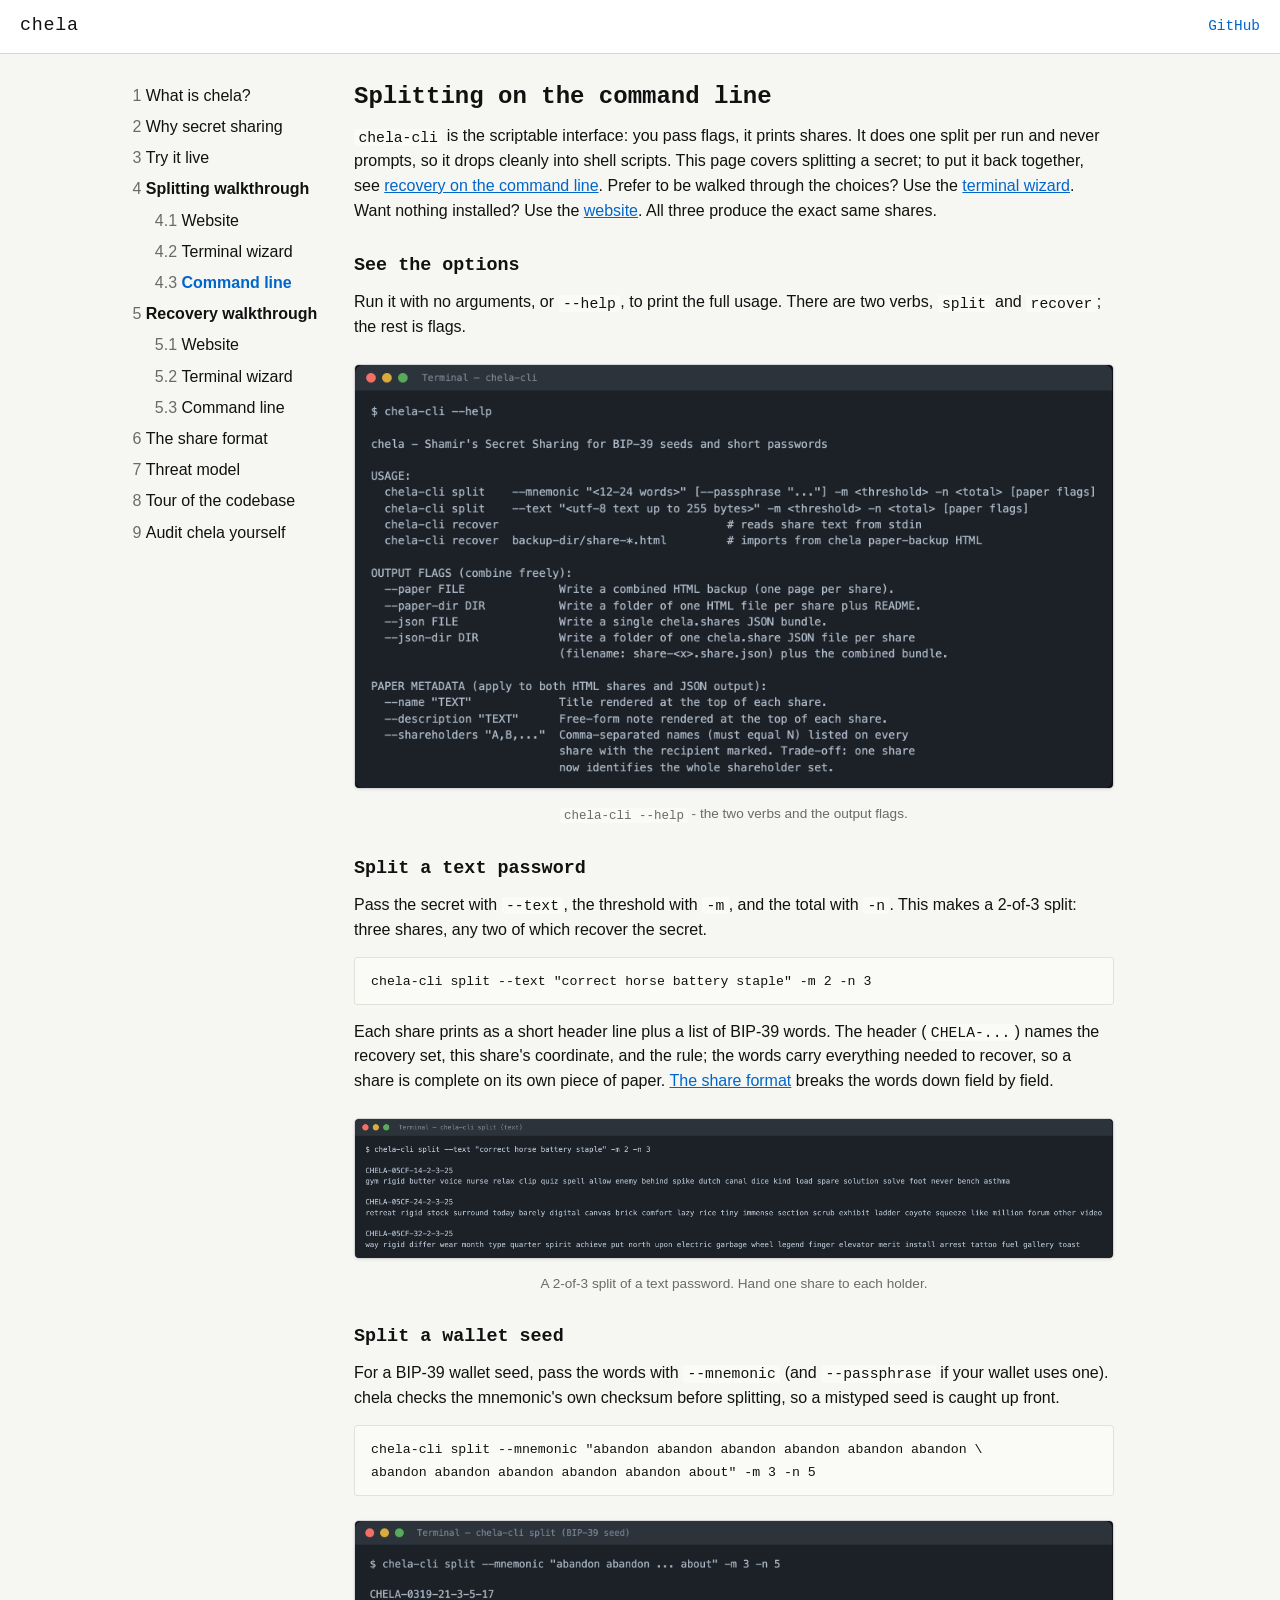
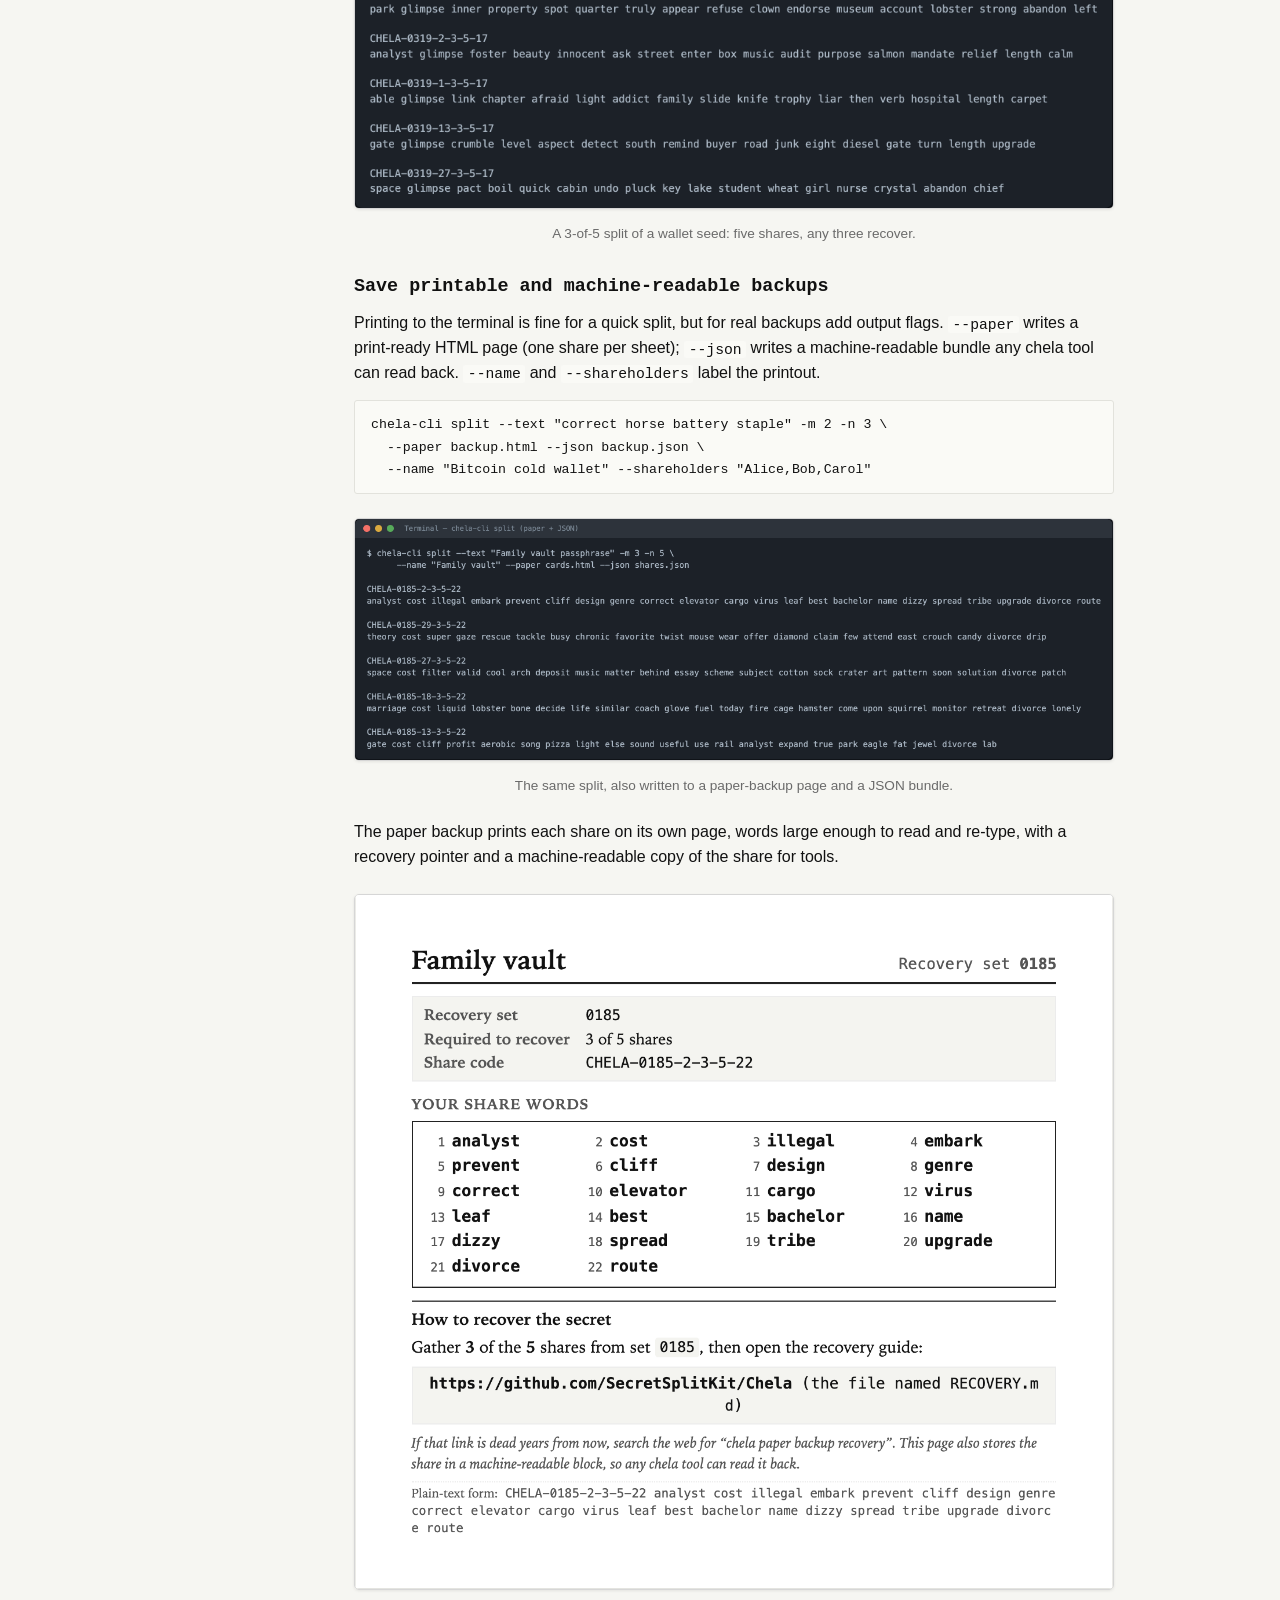
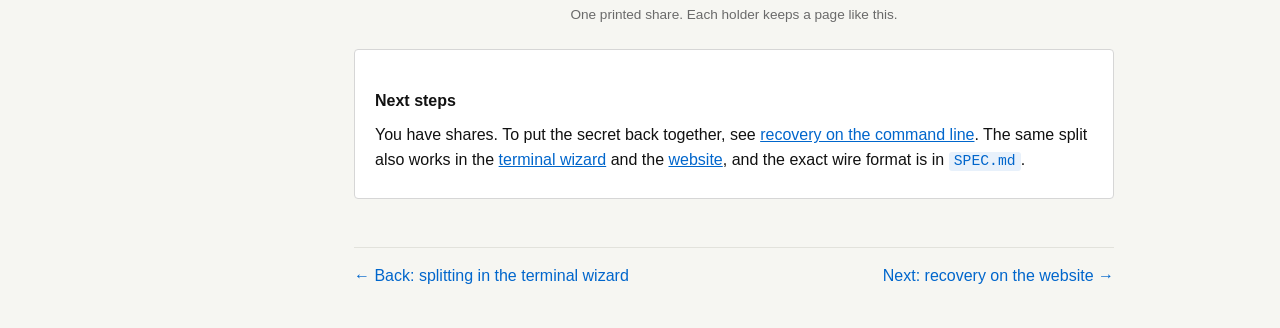
<file: web/split-cli.html>
<!DOCTYPE html>
<html lang="en">
<head>
  <meta charset="utf-8">
  <meta name="viewport" content="width=device-width, initial-scale=1">
  <title>Splitting on the command line - chela explained</title>
  <link rel="stylesheet" href="assets/css/site.css">
</head>
<body>
  <header class="topbar">
    <a href="index.html" class="brand">chela</a>
    <a href="https://github.com/SecretSplitKit/Chela" class="repo-link">GitHub</a>
  </header>

  <div class="layout">
    <nav class="sidebar" aria-label="Table of contents">
      <button class="hamburger" aria-label="Toggle sidebar">≡</button>
      <ol>
        <li><a href="index.html">What is chela?</a></li>
        <li><a href="chapter-1-shamir.html">Why secret sharing</a></li>
        <li><a href="try-it-live.html">Try it live</a></li>
        <li><span class="group">Splitting walkthrough</span>
          <ol>
            <li><a href="split-web.html">Website</a></li>
            <li><a href="split-tui.html">Terminal wizard</a></li>
            <li><a href="split-cli.html">Command line</a></li>
          </ol>
        </li>
        <li><span class="group">Recovery walkthrough</span>
          <ol>
            <li><a href="recover-web.html">Website</a></li>
            <li><a href="recover-tui.html">Terminal wizard</a></li>
            <li><a href="recover-cli.html">Command line</a></li>
          </ol>
        </li>
        <li><a href="the-share-format.html">The share format</a></li>
        <li><a href="chapter-2-threat-model.html">Threat model</a></li>
        <li><a href="chapter-3-touring.html">Tour of the codebase</a></li>
        <li><a href="chapter-4-evaluating.html">Audit chela yourself</a></li>
      </ol>
    </nav>

    <main class="content">
      <h1>Splitting on the command line</h1>

      <p>
        <code>chela-cli</code> is the scriptable interface: you pass flags, it prints
        shares. It does one split per run and never prompts, so it drops cleanly into
        shell scripts. This page covers splitting a secret; to put it back together, see
        <a href="recover-cli.html">recovery on the command line</a>. Prefer to be walked
        through the choices? Use the <a href="split-tui.html">terminal wizard</a>. Want
        nothing installed? Use the <a href="split-web.html">website</a>. All three produce
        the exact same shares.
      </p>

      <h2>See the options</h2>
      <p>
        Run it with no arguments, or <code>--help</code>, to print the full usage. There
        are two verbs, <code>split</code> and <code>recover</code>; the rest is flags.
      </p>
      <figure>
        <img class="shot" src="assets/ui/cli/1-help.png"
             alt="Terminal showing chela-cli help: a split verb that takes --mnemonic or --text with -m and -n, a recover verb that reads from stdin, and output flags for writing paper-backup HTML and JSON files.">
        <figcaption><code>chela-cli --help</code> - the two verbs and the output flags.</figcaption>
      </figure>

      <h2>Split a text password</h2>
      <p>
        Pass the secret with <code>--text</code>, the threshold with <code>-m</code>, and
        the total with <code>-n</code>. This makes a 2-of-3 split: three shares, any two of
        which recover the secret.
      </p>
      <pre><code>chela-cli split --text "correct horse battery staple" -m 2 -n 3</code></pre>
      <p>
        Each share prints as a short header line plus a list of BIP-39 words. The header
        (<code>CHELA-...</code>) names the recovery set, this share's coordinate, and the
        rule; the words carry everything needed to recover, so a share is complete on its
        own piece of paper. <a href="the-share-format.html">The share format</a> breaks the
        words down field by field.
      </p>
      <figure>
        <img class="shot" src="assets/ui/cli/2-split-text.png"
             alt="Terminal: chela-cli splits a text password into three shares, each printed as a CHELA header line followed by a row of BIP-39 words.">
        <figcaption>A 2-of-3 split of a text password. Hand one share to each holder.</figcaption>
      </figure>

      <h2>Split a wallet seed</h2>
      <p>
        For a BIP-39 wallet seed, pass the words with <code>--mnemonic</code> (and
        <code>--passphrase</code> if your wallet uses one). chela checks the mnemonic's own
        checksum before splitting, so a mistyped seed is caught up front.
      </p>
      <pre><code>chela-cli split --mnemonic "abandon abandon abandon abandon abandon abandon \
abandon abandon abandon abandon abandon about" -m 3 -n 5</code></pre>
      <figure>
        <img class="shot" src="assets/ui/cli/3-split-seed.png"
             alt="Terminal: chela-cli splits a 12-word BIP-39 seed into a 3-of-5 set of shares.">
        <figcaption>A 3-of-5 split of a wallet seed: five shares, any three recover.</figcaption>
      </figure>

      <h2>Save printable and machine-readable backups</h2>
      <p>
        Printing to the terminal is fine for a quick split, but for real backups add output
        flags. <code>--paper</code> writes a print-ready HTML page (one share per sheet);
        <code>--json</code> writes a machine-readable bundle any chela tool can read back.
        <code>--name</code> and <code>--shareholders</code> label the printout.
      </p>
      <pre><code>chela-cli split --text "correct horse battery staple" -m 2 -n 3 \
  --paper backup.html --json backup.json \
  --name "Bitcoin cold wallet" --shareholders "Alice,Bob,Carol"</code></pre>
      <figure>
        <img class="shot" src="assets/ui/cli/4-split-files.png"
             alt="Terminal: chela-cli split with --paper and --json flags, reporting that it wrote backup.html and backup.json.">
        <figcaption>The same split, also written to a paper-backup page and a JSON bundle.</figcaption>
      </figure>
      <p>
        The paper backup prints each share on its own page, words large enough to read and
        re-type, with a recovery pointer and a machine-readable copy of the share for tools.
      </p>
      <figure>
        <img class="shot" src="assets/ui/cli/6-paper-card.png"
             alt="A printed chela paper backup: a single share shown as a titled page with its share code, its BIP-39 words laid out in a numbered grid, and recovery instructions.">
        <figcaption>One printed share. Each holder keeps a page like this.</figcaption>
      </figure>

      <div class="card">
        <h3>Next steps</h3>
        <p>
          You have shares. To put the secret back together, see
          <a href="recover-cli.html">recovery on the command line</a>. The same split also
          works in the <a href="split-tui.html">terminal wizard</a> and the
          <a href="split-web.html">website</a>, and the exact wire format is in
          <a class="src" data-file="SPEC.md">SPEC.md</a>.
        </p>
      </div>

      <nav class="page-nav" aria-label="Pagination">
        <a class="prev" href="split-tui.html">← Back: splitting in the terminal wizard</a>
        <a class="next" href="recover-web.html">Next: recovery on the website →</a>
      </nav>
    </main>
  </div>

  <script src="assets/js/nav.js" defer></script>
  <script src="assets/js/permalink.js" defer></script>
</body>
</html>
</file>
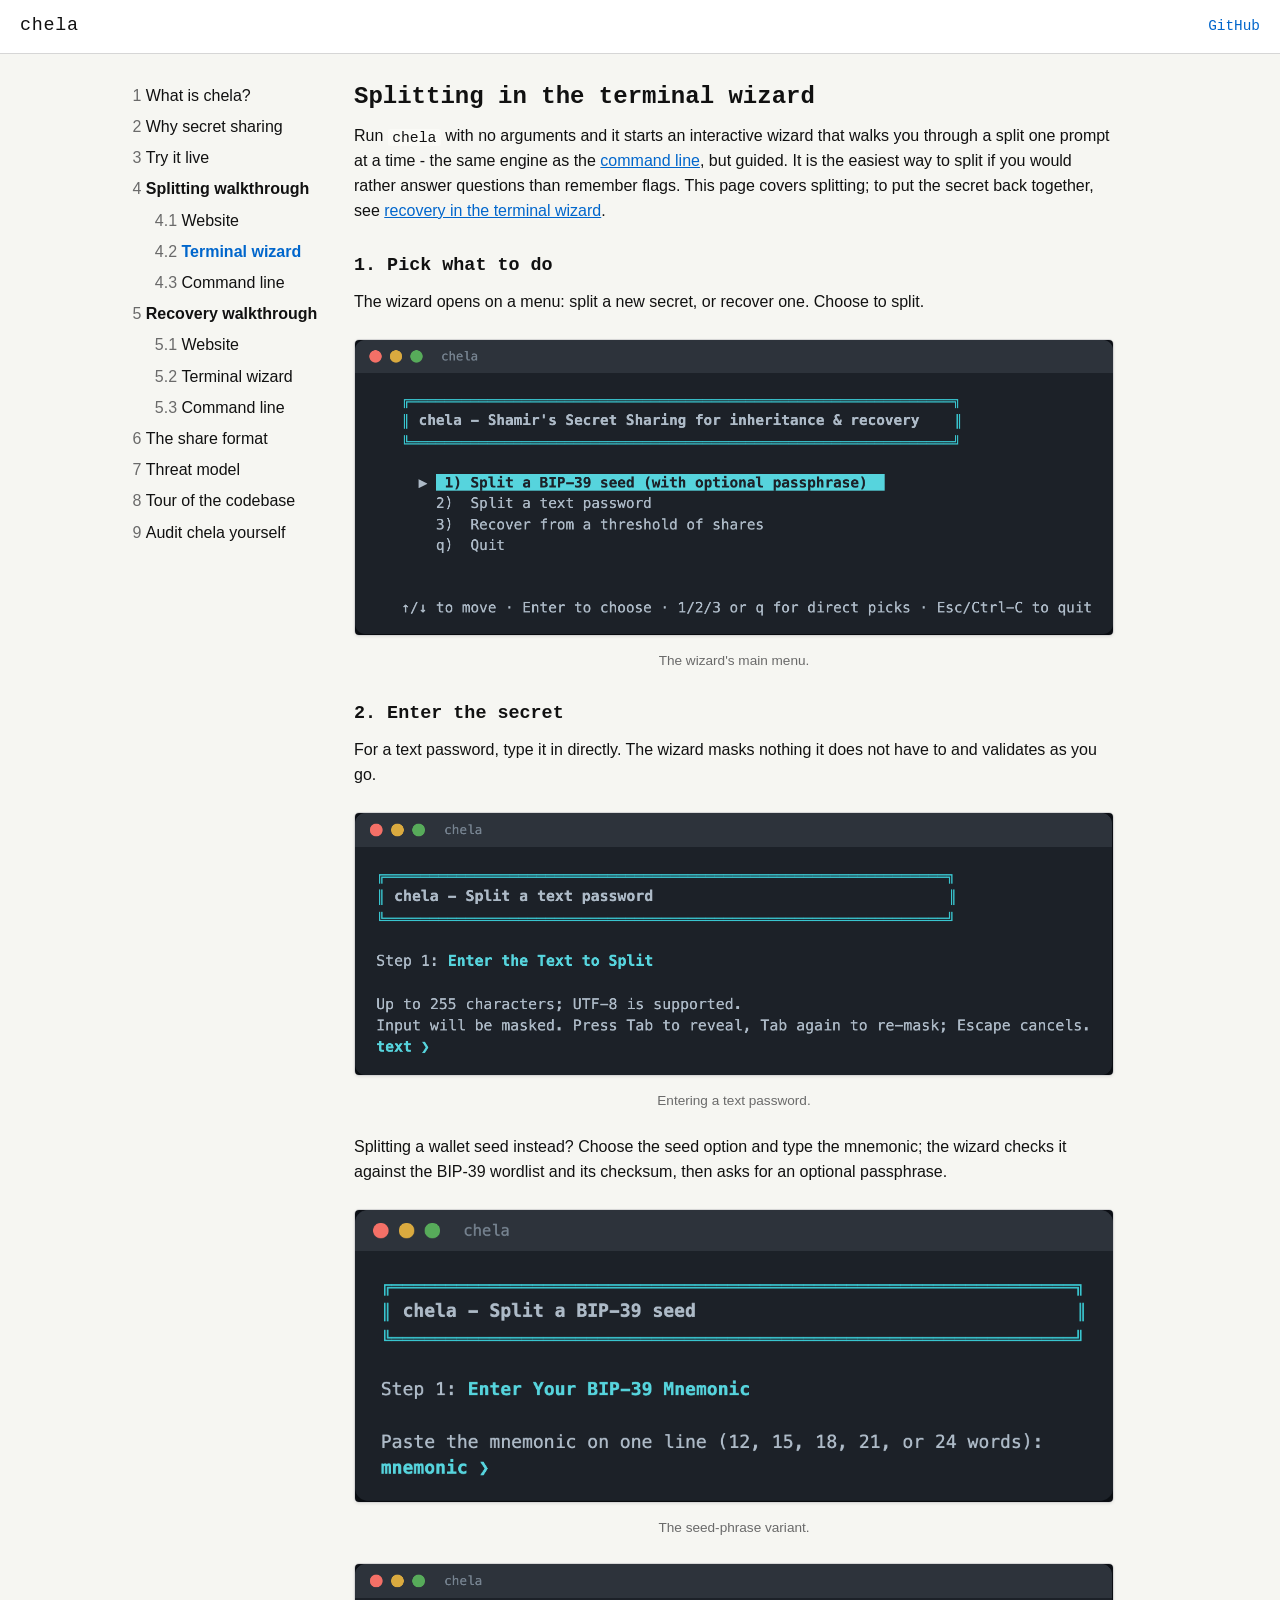
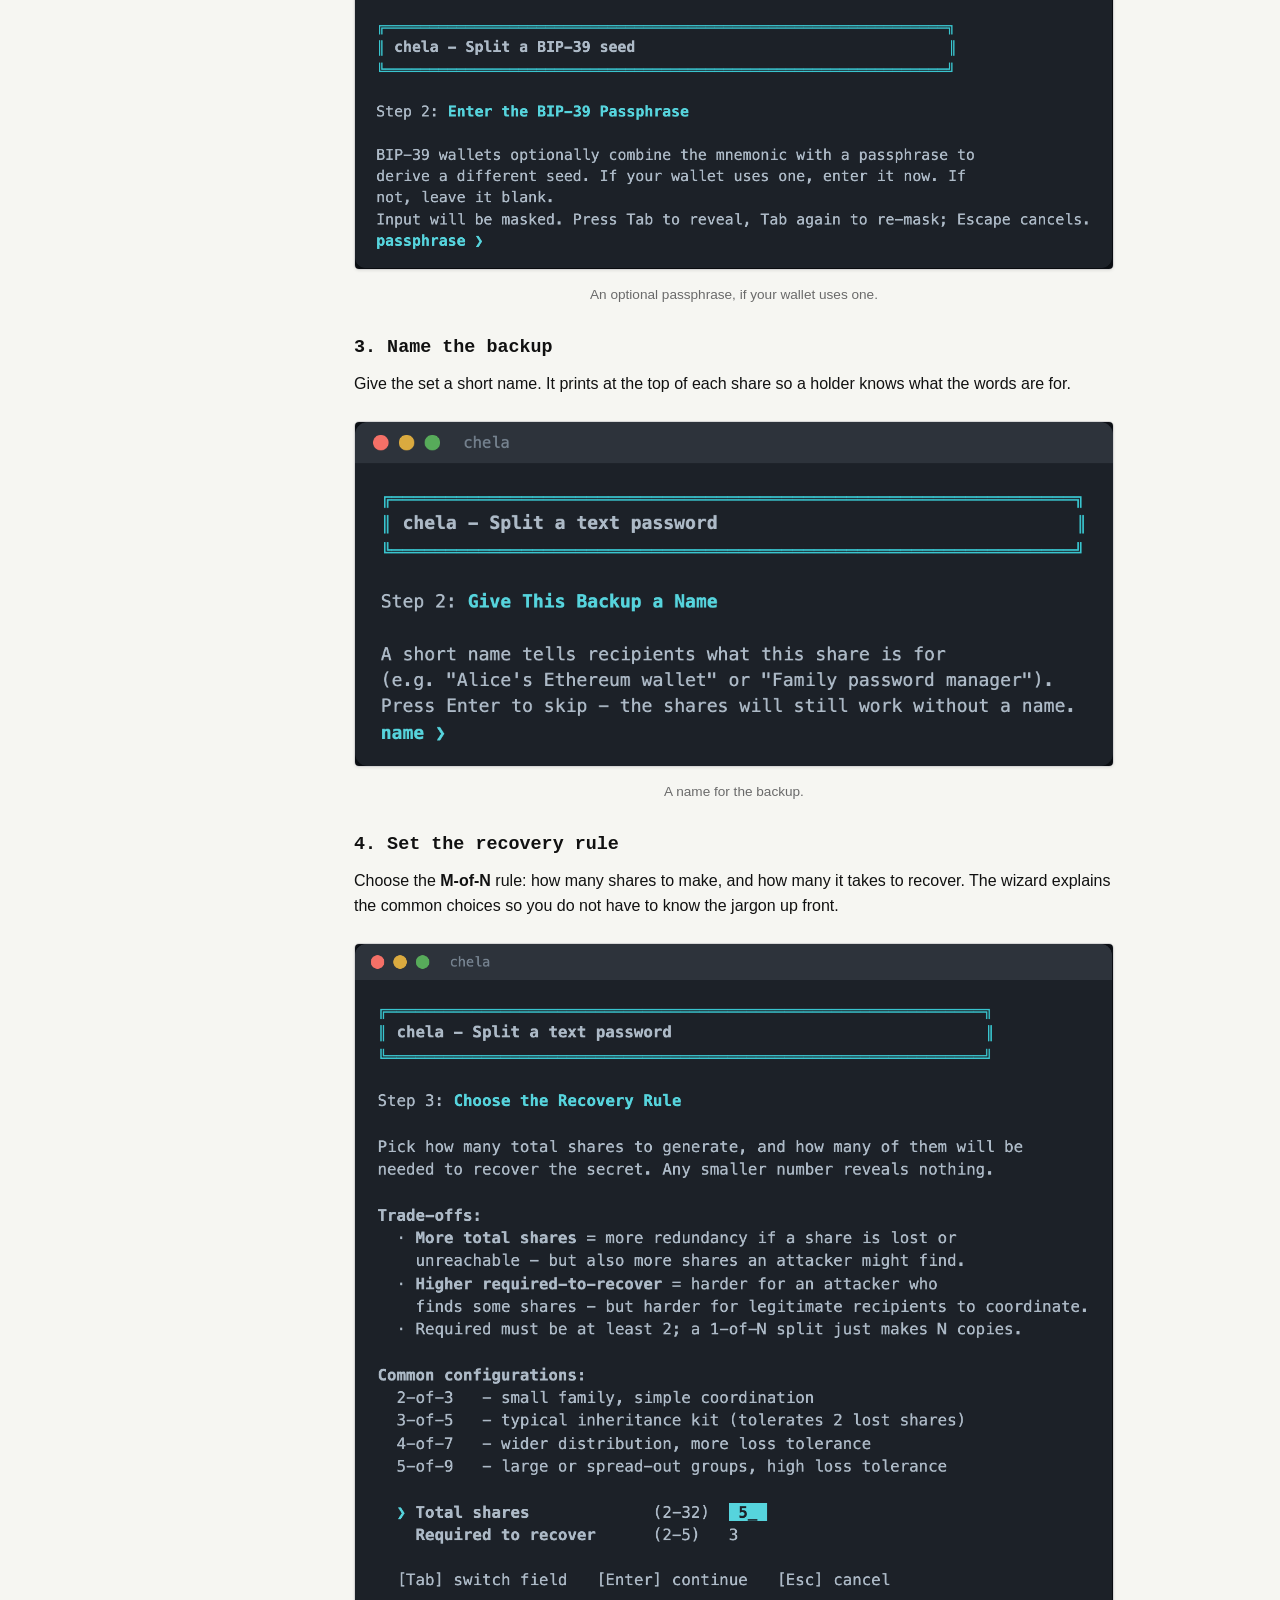
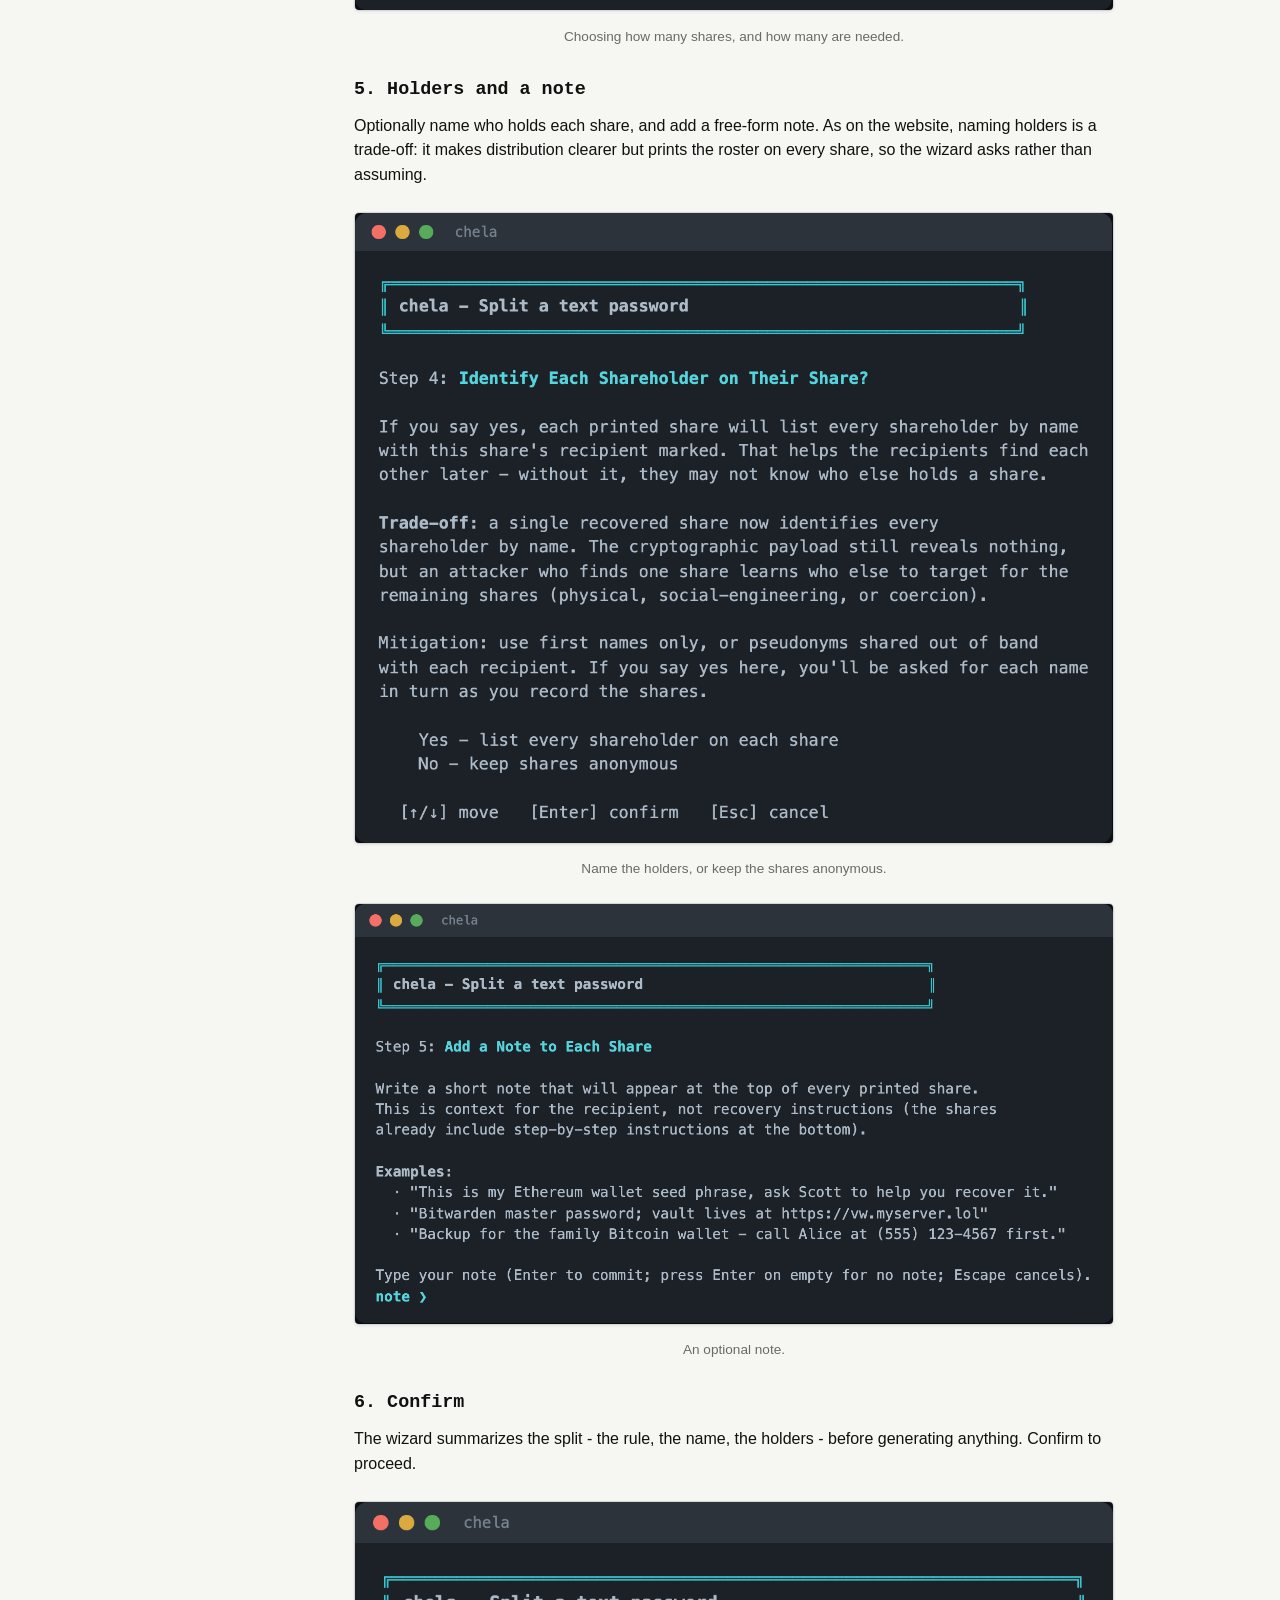
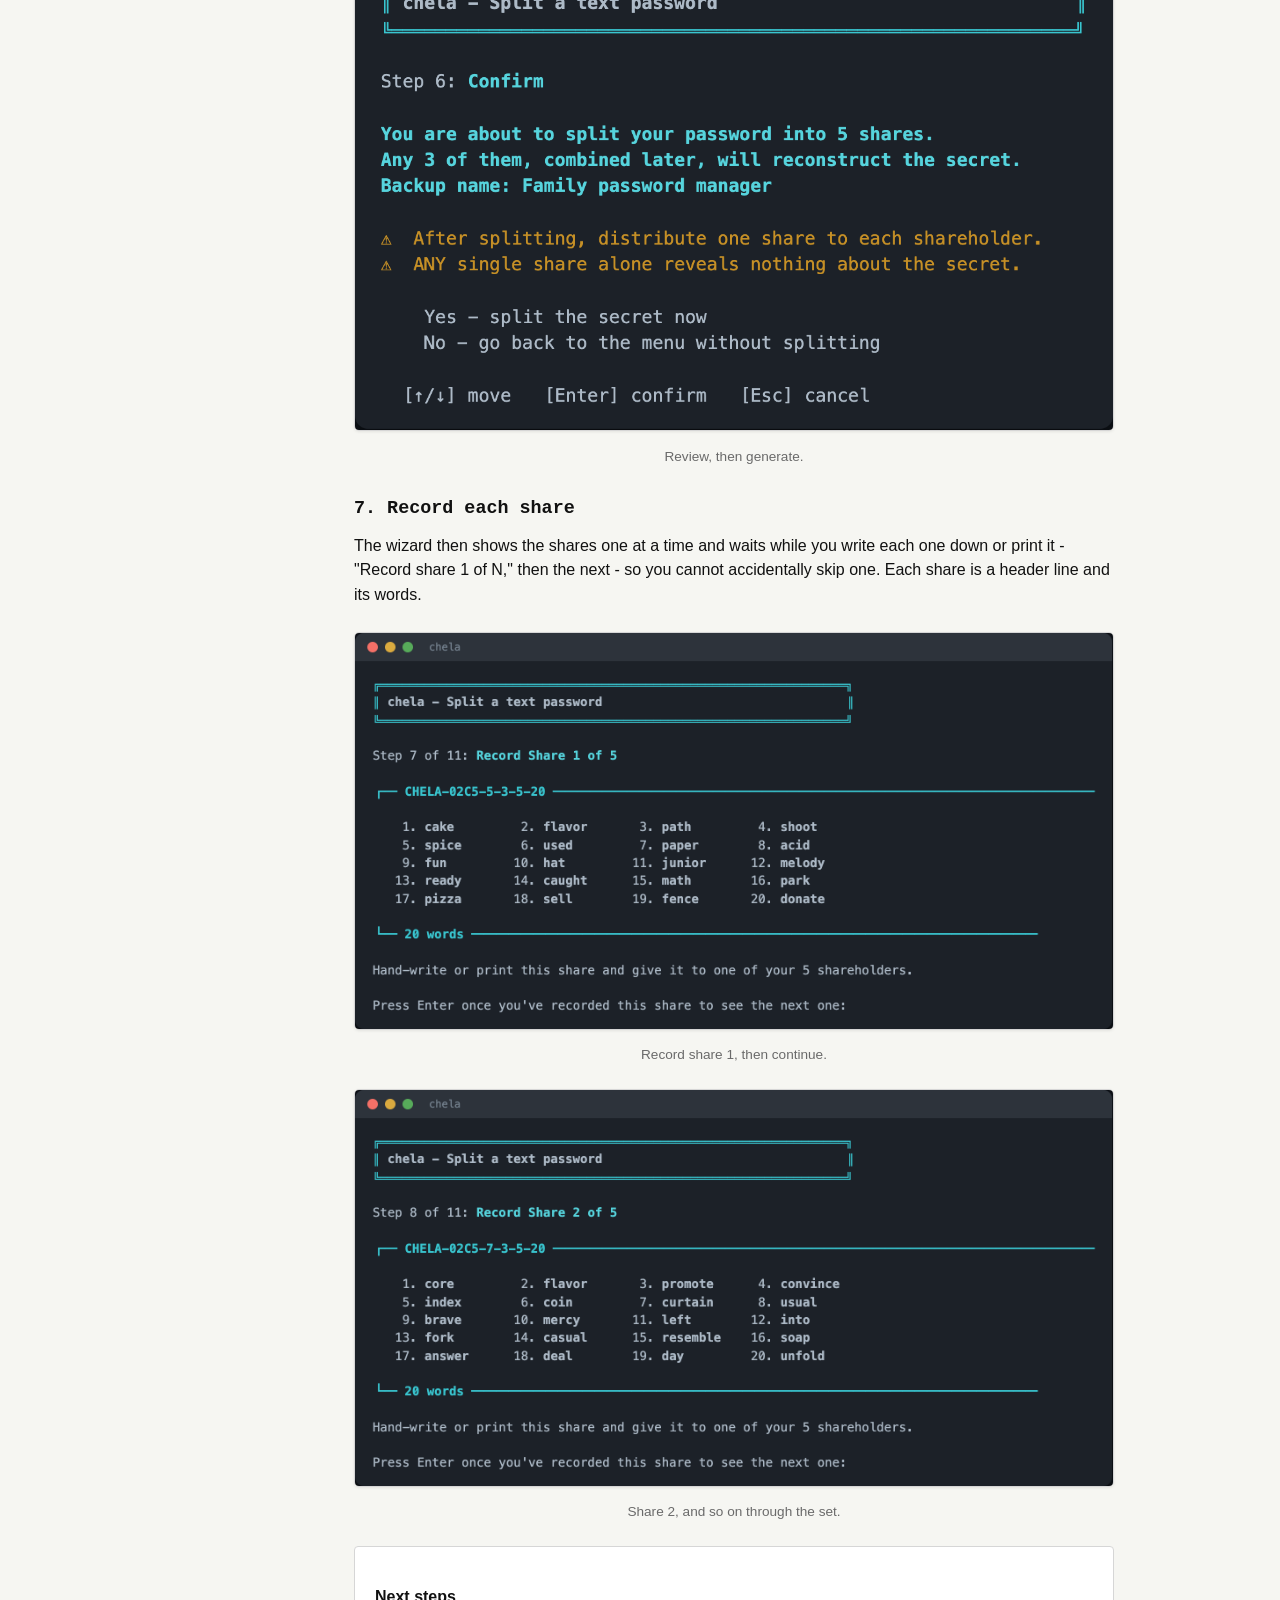
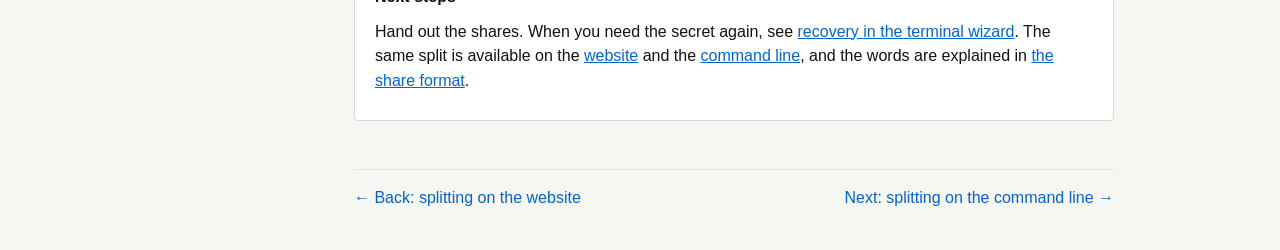
<file: web/split-tui.html>
<!DOCTYPE html>
<html lang="en">
<head>
  <meta charset="utf-8">
  <meta name="viewport" content="width=device-width, initial-scale=1">
  <title>Splitting in the terminal wizard - chela explained</title>
  <link rel="stylesheet" href="assets/css/site.css">
</head>
<body>
  <header class="topbar">
    <a href="index.html" class="brand">chela</a>
    <a href="https://github.com/SecretSplitKit/Chela" class="repo-link">GitHub</a>
  </header>

  <div class="layout">
    <nav class="sidebar" aria-label="Table of contents">
      <button class="hamburger" aria-label="Toggle sidebar">≡</button>
      <ol>
        <li><a href="index.html">What is chela?</a></li>
        <li><a href="chapter-1-shamir.html">Why secret sharing</a></li>
        <li><a href="try-it-live.html">Try it live</a></li>
        <li><span class="group">Splitting walkthrough</span>
          <ol>
            <li><a href="split-web.html">Website</a></li>
            <li><a href="split-tui.html">Terminal wizard</a></li>
            <li><a href="split-cli.html">Command line</a></li>
          </ol>
        </li>
        <li><span class="group">Recovery walkthrough</span>
          <ol>
            <li><a href="recover-web.html">Website</a></li>
            <li><a href="recover-tui.html">Terminal wizard</a></li>
            <li><a href="recover-cli.html">Command line</a></li>
          </ol>
        </li>
        <li><a href="the-share-format.html">The share format</a></li>
        <li><a href="chapter-2-threat-model.html">Threat model</a></li>
        <li><a href="chapter-3-touring.html">Tour of the codebase</a></li>
        <li><a href="chapter-4-evaluating.html">Audit chela yourself</a></li>
      </ol>
    </nav>

    <main class="content">
      <h1>Splitting in the terminal wizard</h1>

      <p>
        Run <code>chela</code> with no arguments and it starts an interactive wizard that
        walks you through a split one prompt at a time - the same engine as the
        <a href="split-cli.html">command line</a>, but guided. It is the easiest way to
        split if you would rather answer questions than remember flags. This page covers
        splitting; to put the secret back together, see
        <a href="recover-tui.html">recovery in the terminal wizard</a>.
      </p>

      <h2>1. Pick what to do</h2>
      <p>
        The wizard opens on a menu: split a new secret, or recover one. Choose to split.
      </p>
      <figure>
        <img class="shot" src="assets/ui/tui/1-menu.png"
             alt="The chela terminal wizard main menu offering to split a secret or recover one.">
        <figcaption>The wizard's main menu.</figcaption>
      </figure>

      <h2>2. Enter the secret</h2>
      <p>
        For a text password, type it in directly. The wizard masks nothing it does not have
        to and validates as you go.
      </p>
      <figure>
        <img class="shot" src="assets/ui/tui/2-text-entry.png"
             alt="The wizard prompting for a text secret to split.">
        <figcaption>Entering a text password.</figcaption>
      </figure>
      <p>
        Splitting a wallet seed instead? Choose the seed option and type the mnemonic; the
        wizard checks it against the BIP-39 wordlist and its checksum, then asks for an
        optional passphrase.
      </p>
      <figure>
        <img class="shot" src="assets/ui/tui/10-seed-entry.png"
             alt="The wizard prompting for a BIP-39 seed phrase.">
        <figcaption>The seed-phrase variant.</figcaption>
      </figure>
      <figure>
        <img class="shot" src="assets/ui/tui/11-passphrase.png"
             alt="The wizard prompting for an optional BIP-39 passphrase.">
        <figcaption>An optional passphrase, if your wallet uses one.</figcaption>
      </figure>

      <h2>3. Name the backup</h2>
      <p>
        Give the set a short name. It prints at the top of each share so a holder knows what
        the words are for.
      </p>
      <figure>
        <img class="shot" src="assets/ui/tui/3-name.png"
             alt="The wizard prompting for a name for the backup.">
        <figcaption>A name for the backup.</figcaption>
      </figure>

      <h2>4. Set the recovery rule</h2>
      <p>
        Choose the <strong>M-of-N</strong> rule: how many shares to make, and how many it
        takes to recover. The wizard explains the common choices so you do not have to know
        the jargon up front.
      </p>
      <figure>
        <img class="shot" src="assets/ui/tui/4-recovery-rule.png"
             alt="The wizard prompting for the recovery rule, listing common M-of-N options.">
        <figcaption>Choosing how many shares, and how many are needed.</figcaption>
      </figure>

      <h2>5. Holders and a note</h2>
      <p>
        Optionally name who holds each share, and add a free-form note. As on the website,
        naming holders is a trade-off: it makes distribution clearer but prints the roster
        on every share, so the wizard asks rather than assuming.
      </p>
      <figure>
        <img class="shot" src="assets/ui/tui/5-shareholders.png"
             alt="The wizard asking whether to name the holders of each share.">
        <figcaption>Name the holders, or keep the shares anonymous.</figcaption>
      </figure>
      <figure>
        <img class="shot" src="assets/ui/tui/6-note.png"
             alt="The wizard prompting for an optional note to print on the shares.">
        <figcaption>An optional note.</figcaption>
      </figure>

      <h2>6. Confirm</h2>
      <p>
        The wizard summarizes the split - the rule, the name, the holders - before
        generating anything. Confirm to proceed.
      </p>
      <figure>
        <img class="shot" src="assets/ui/tui/7-confirm.png"
             alt="A confirmation summary of the split before the shares are generated.">
        <figcaption>Review, then generate.</figcaption>
      </figure>

      <h2>7. Record each share</h2>
      <p>
        The wizard then shows the shares one at a time and waits while you write each one
        down or print it - "Record share 1 of N," then the next - so you cannot accidentally
        skip one. Each share is a header line and its words.
      </p>
      <figure>
        <img class="shot" src="assets/ui/tui/8-share-card.png"
             alt="The wizard displaying the first share to record: its header and BIP-39 words, with a prompt to continue once saved.">
        <figcaption>Record share 1, then continue.</figcaption>
      </figure>
      <figure>
        <img class="shot" src="assets/ui/tui/9-share-card-2.png"
             alt="The wizard displaying the second share to record.">
        <figcaption>Share 2, and so on through the set.</figcaption>
      </figure>

      <div class="card">
        <h3>Next steps</h3>
        <p>
          Hand out the shares. When you need the secret again, see
          <a href="recover-tui.html">recovery in the terminal wizard</a>. The same split is
          available on the <a href="split-web.html">website</a> and the
          <a href="split-cli.html">command line</a>, and the words are explained in
          <a href="the-share-format.html">the share format</a>.
        </p>
      </div>

      <nav class="page-nav" aria-label="Pagination">
        <a class="prev" href="split-web.html">← Back: splitting on the website</a>
        <a class="next" href="split-cli.html">Next: splitting on the command line →</a>
      </nav>
    </main>
  </div>

  <script src="assets/js/nav.js" defer></script>
  <script src="assets/js/permalink.js" defer></script>
</body>
</html>
</file>
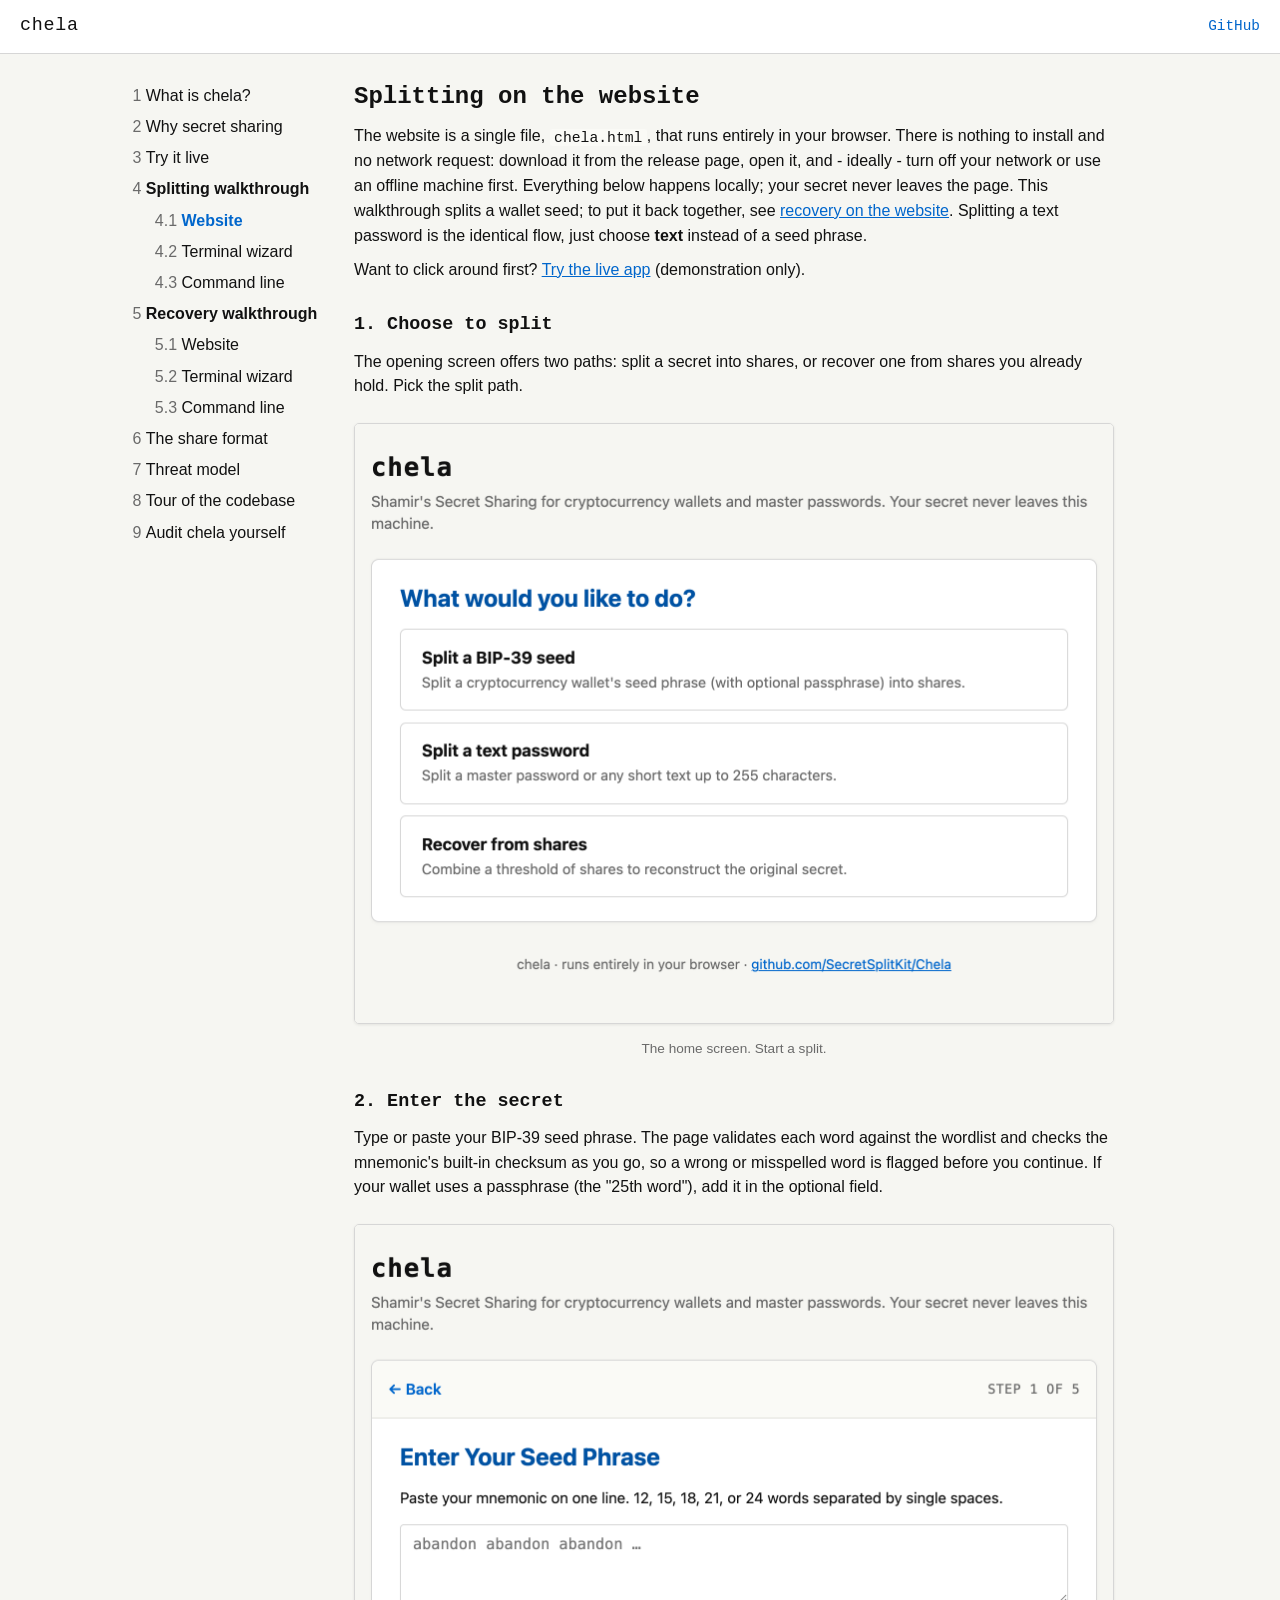
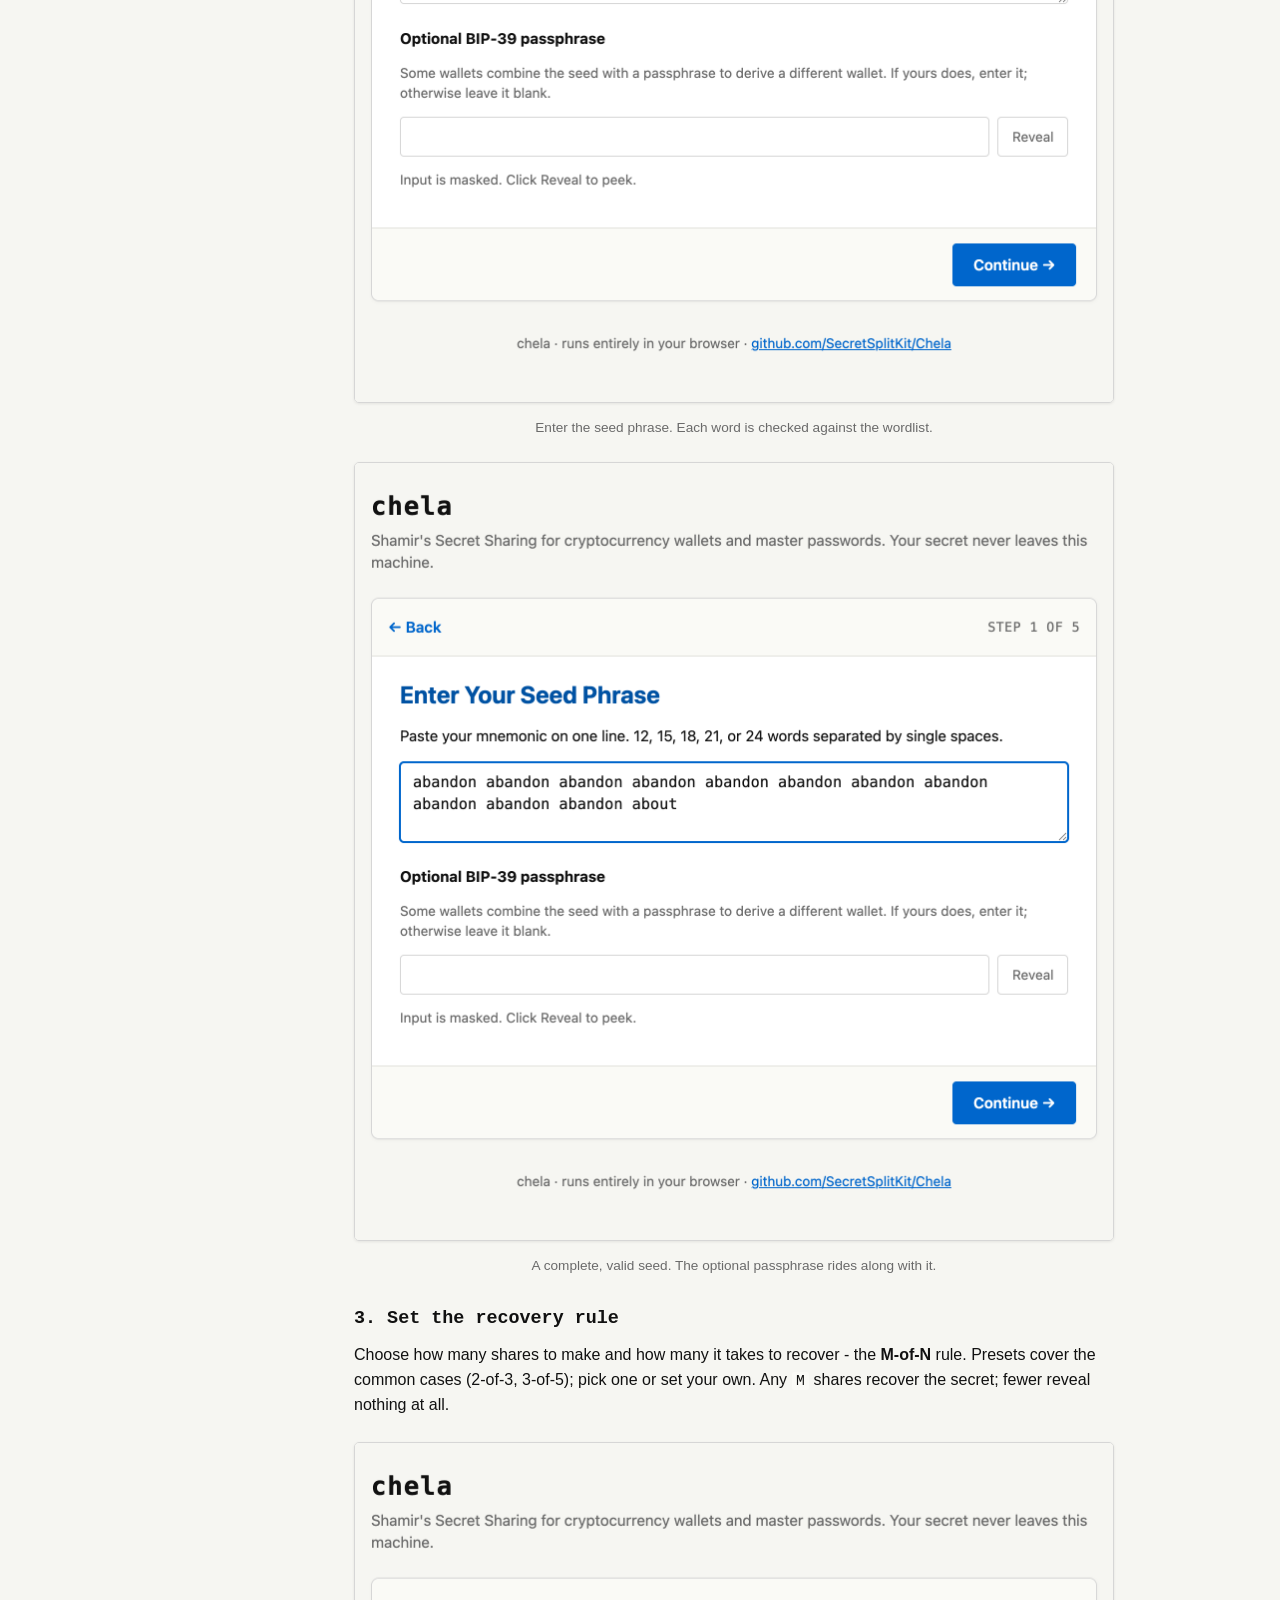
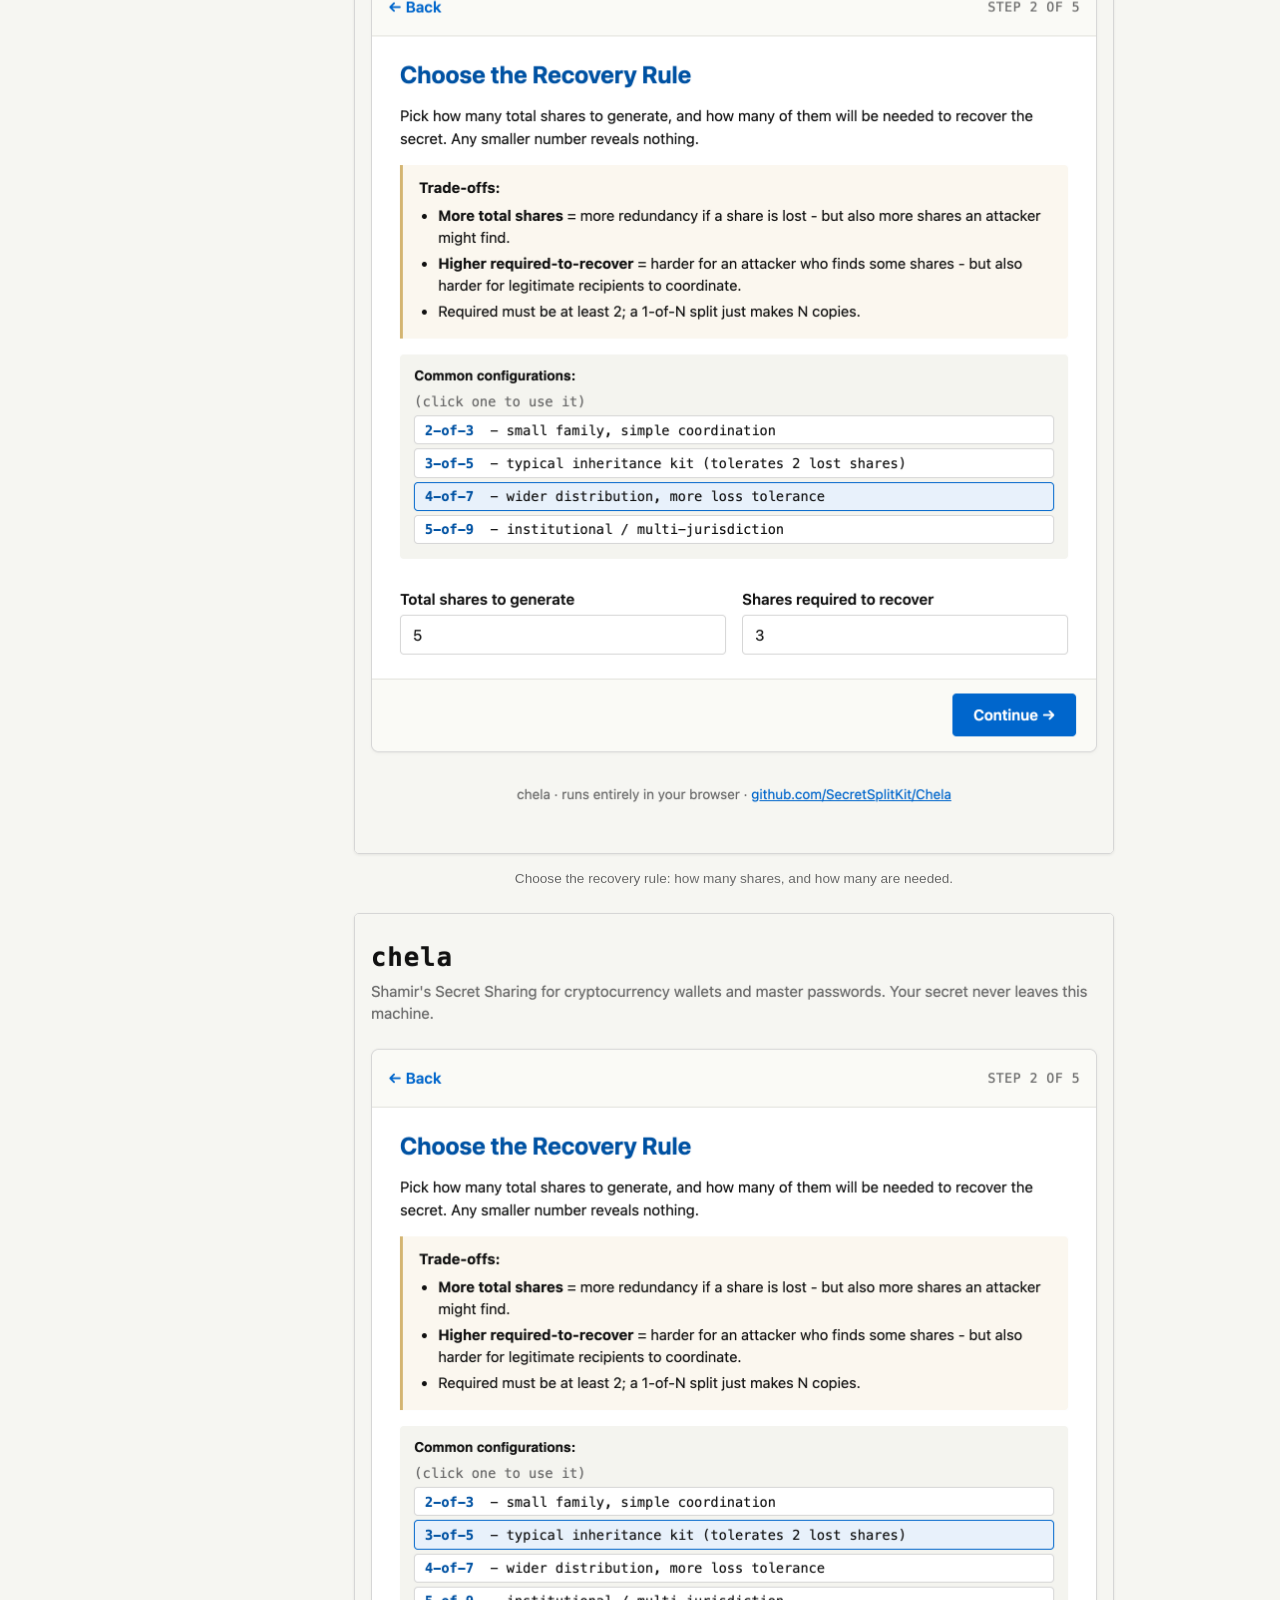
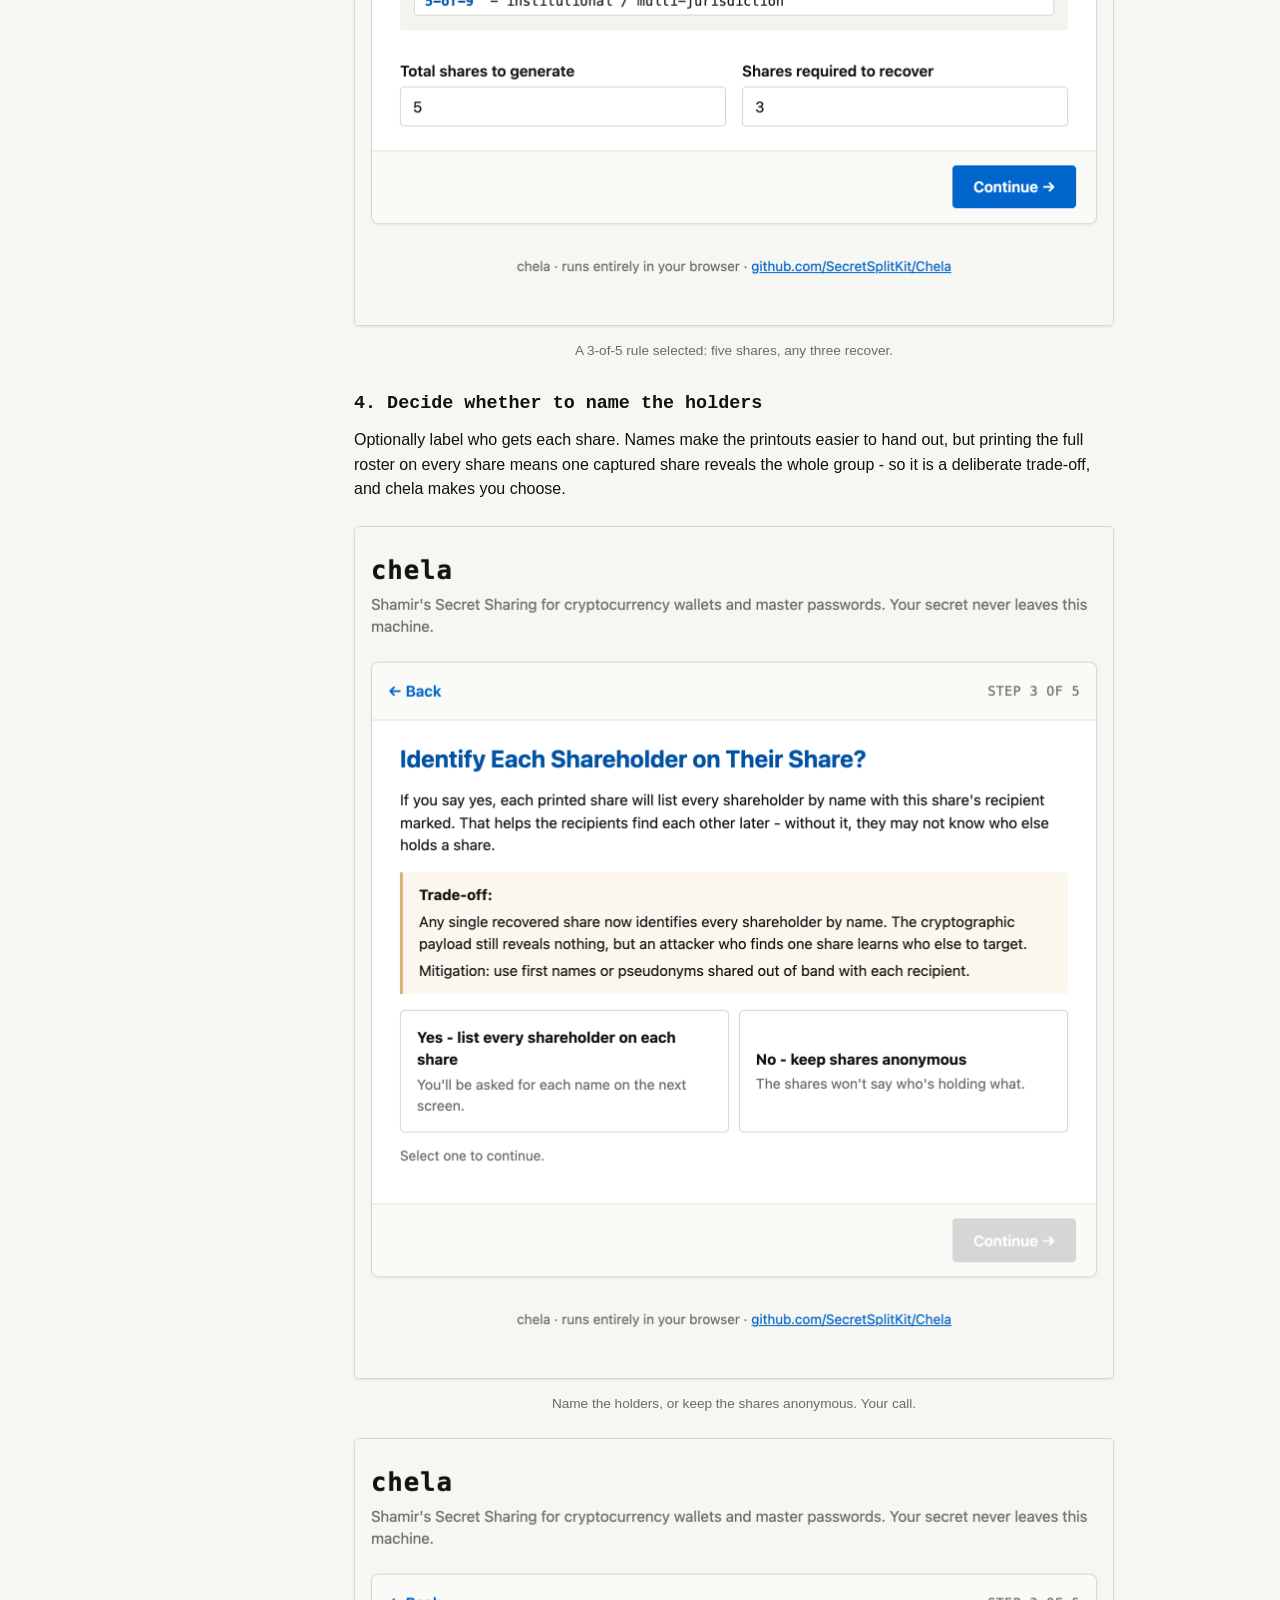
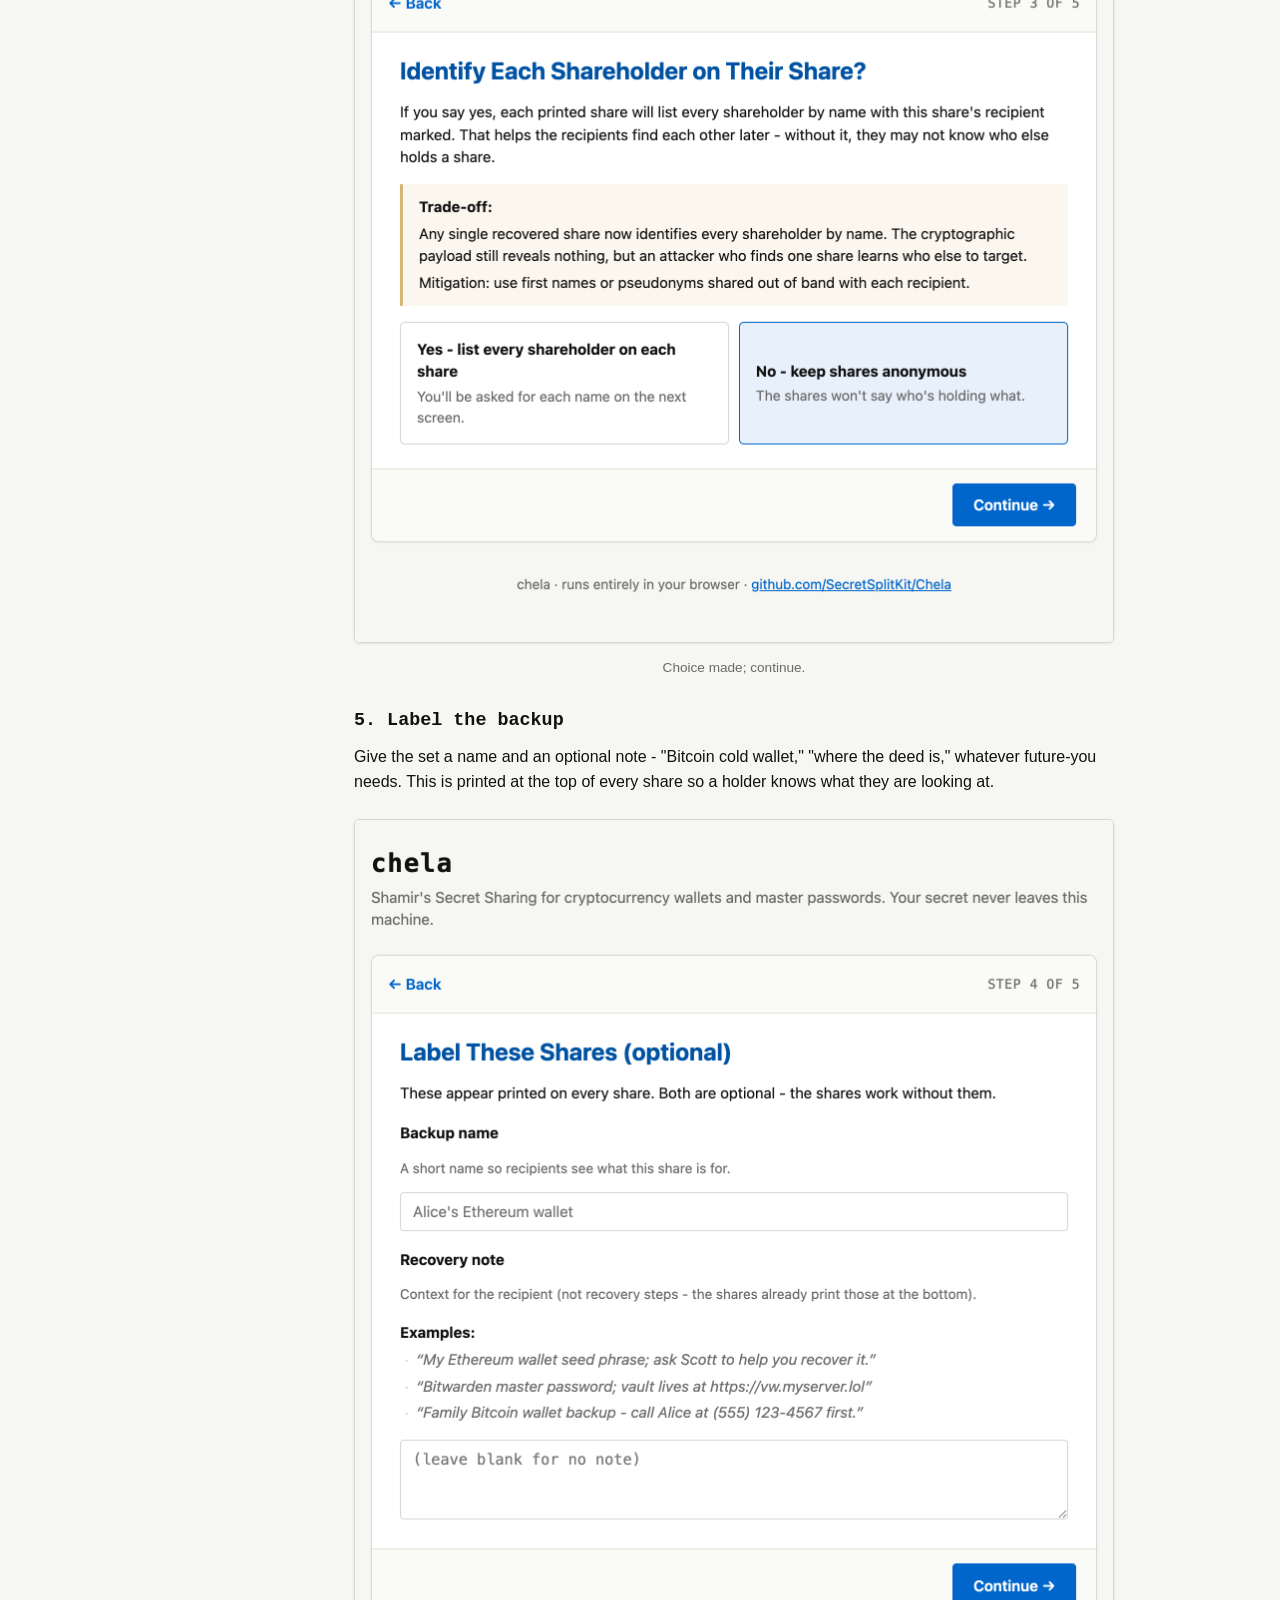
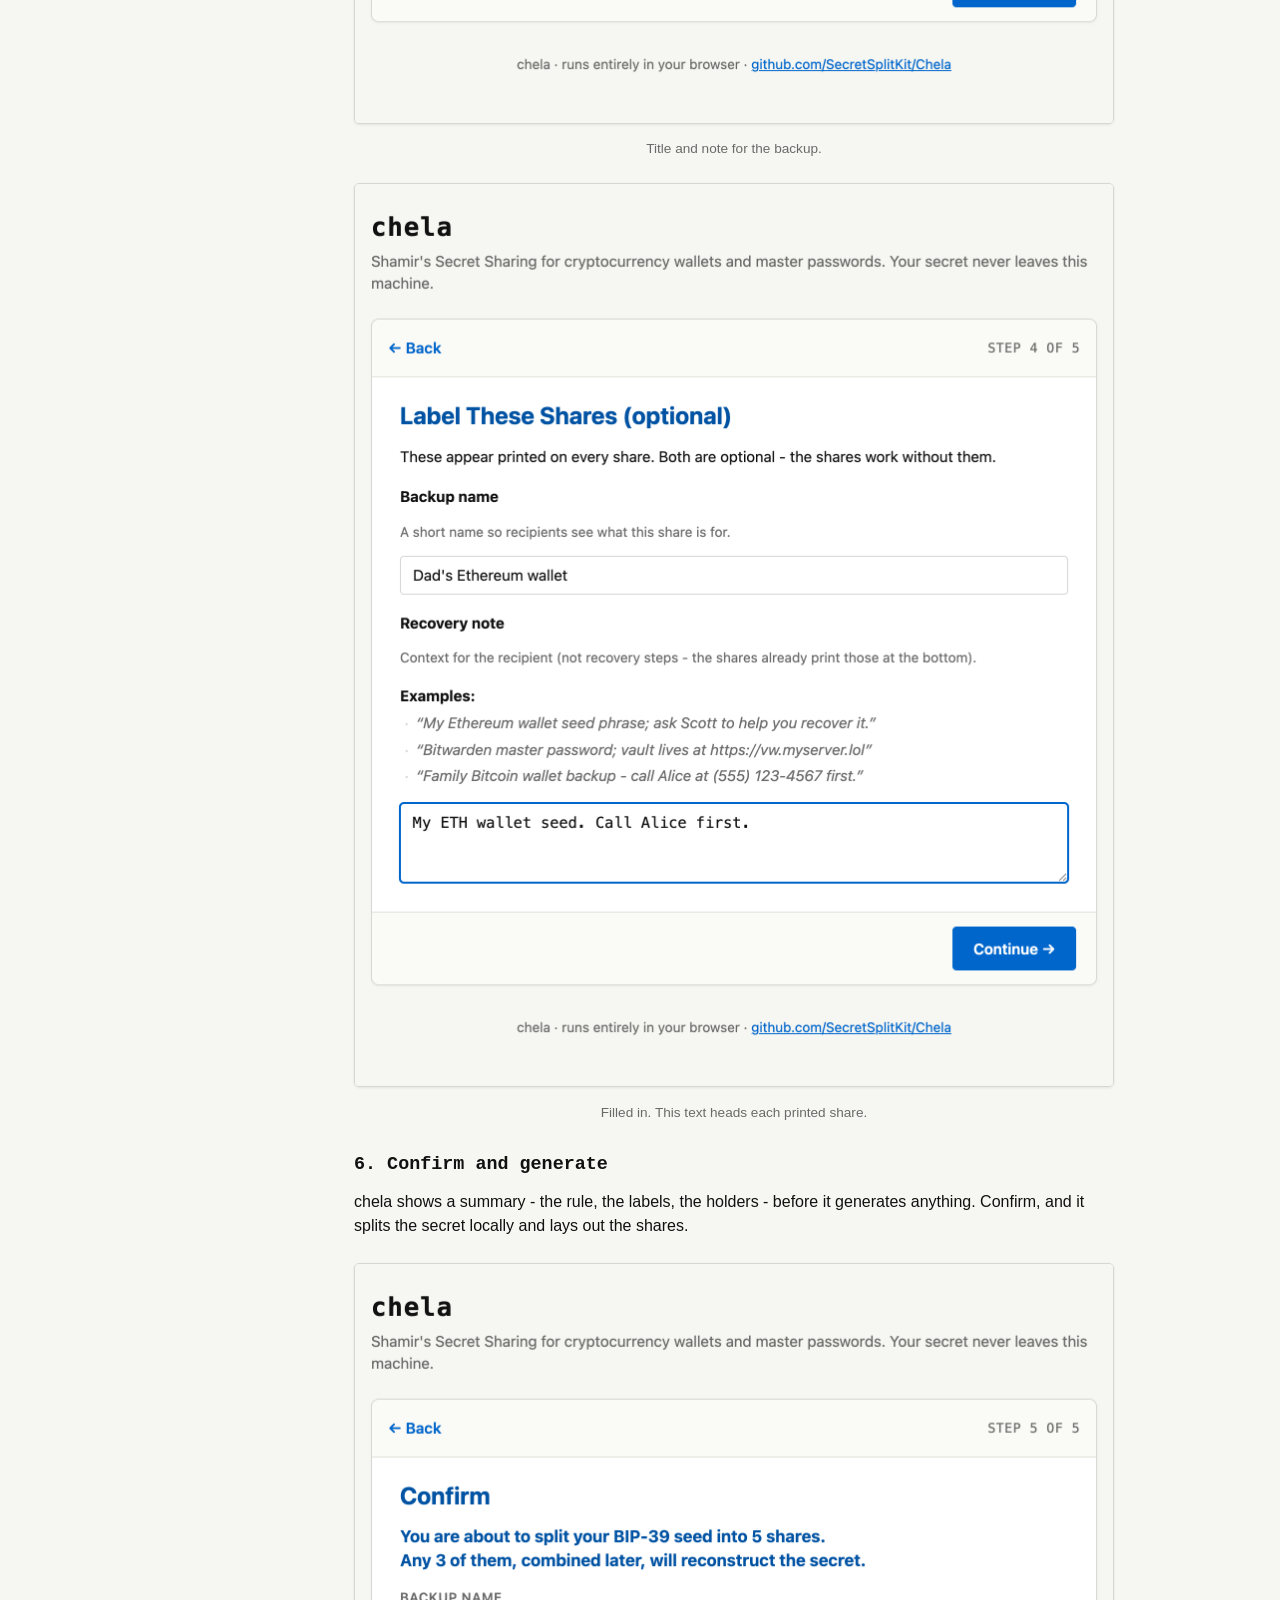
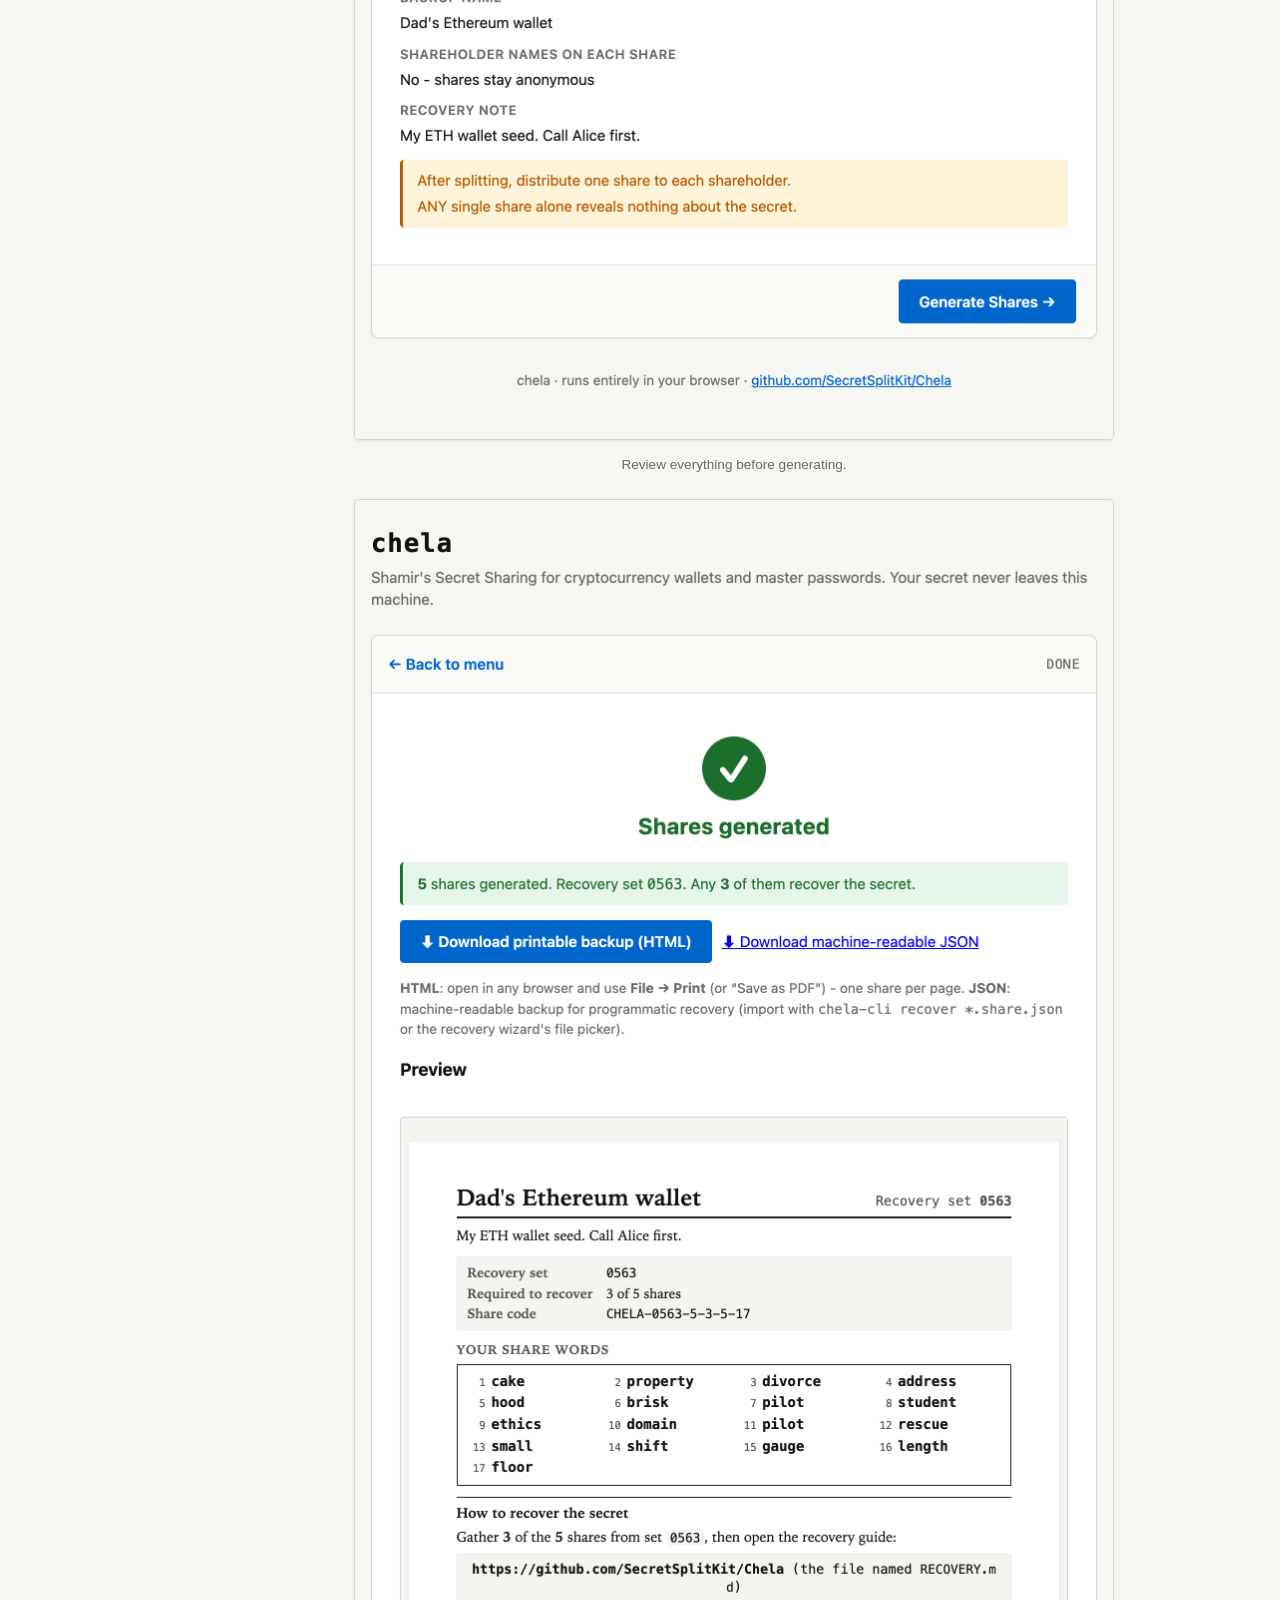
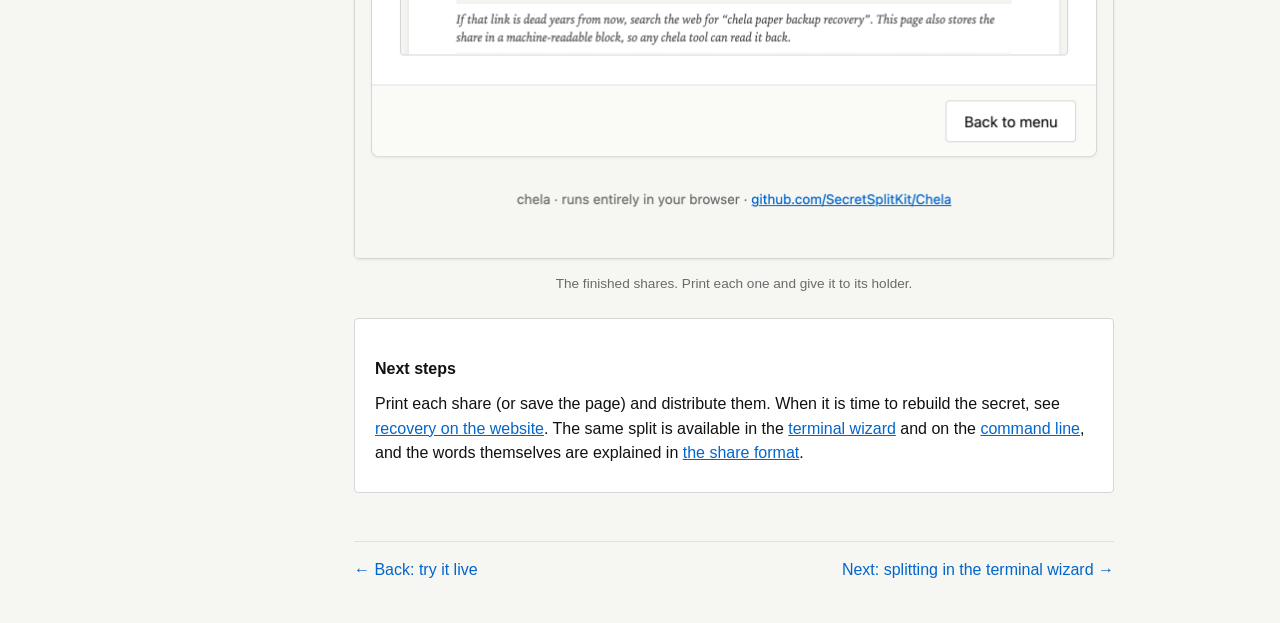
<file: web/split-web.html>
<!DOCTYPE html>
<html lang="en">
<head>
  <meta charset="utf-8">
  <meta name="viewport" content="width=device-width, initial-scale=1">
  <title>Splitting on the website - chela explained</title>
  <link rel="stylesheet" href="assets/css/site.css">
</head>
<body>
  <header class="topbar">
    <a href="index.html" class="brand">chela</a>
    <a href="https://github.com/SecretSplitKit/Chela" class="repo-link">GitHub</a>
  </header>

  <div class="layout">
    <nav class="sidebar" aria-label="Table of contents">
      <button class="hamburger" aria-label="Toggle sidebar">≡</button>
      <ol>
        <li><a href="index.html">What is chela?</a></li>
        <li><a href="chapter-1-shamir.html">Why secret sharing</a></li>
        <li><a href="try-it-live.html">Try it live</a></li>
        <li><span class="group">Splitting walkthrough</span>
          <ol>
            <li><a href="split-web.html">Website</a></li>
            <li><a href="split-tui.html">Terminal wizard</a></li>
            <li><a href="split-cli.html">Command line</a></li>
          </ol>
        </li>
        <li><span class="group">Recovery walkthrough</span>
          <ol>
            <li><a href="recover-web.html">Website</a></li>
            <li><a href="recover-tui.html">Terminal wizard</a></li>
            <li><a href="recover-cli.html">Command line</a></li>
          </ol>
        </li>
        <li><a href="the-share-format.html">The share format</a></li>
        <li><a href="chapter-2-threat-model.html">Threat model</a></li>
        <li><a href="chapter-3-touring.html">Tour of the codebase</a></li>
        <li><a href="chapter-4-evaluating.html">Audit chela yourself</a></li>
      </ol>
    </nav>

    <main class="content">
      <h1>Splitting on the website</h1>

      <p>
        The website is a single file, <code>chela.html</code>, that runs entirely in your
        browser. There is nothing to install and no network request: download it from the
        release page, open it, and - ideally - turn off your network or use an offline
        machine first. Everything below happens locally; your secret never leaves the page.
        This walkthrough splits a wallet seed; to put it back together, see
        <a href="recover-web.html">recovery on the website</a>. Splitting a text password is
        the identical flow, just choose <strong>text</strong> instead of a seed phrase.
      </p>

      <p>
        Want to click around first? <a href="try-it-live.html">Try the live app</a>
        (demonstration only).
      </p>

      <h2>1. Choose to split</h2>
      <p>
        The opening screen offers two paths: split a secret into shares, or recover one from
        shares you already hold. Pick the split path.
      </p>
      <figure>
        <img class="shot" src="assets/ui/web/01-main-menu.png"
             alt="chela website home screen with two large choices: split a secret into shares, or recover a secret from shares.">
        <figcaption>The home screen. Start a split.</figcaption>
      </figure>

      <h2>2. Enter the secret</h2>
      <p>
        Type or paste your BIP-39 seed phrase. The page validates each word against the
        wordlist and checks the mnemonic's built-in checksum as you go, so a wrong or
        misspelled word is flagged before you continue. If your wallet uses a passphrase
        (the "25th word"), add it in the optional field.
      </p>
      <figure>
        <img class="shot" src="assets/ui/web/seed-1-enter-seed.png"
             alt="The seed-entry screen: a grid of word inputs for a BIP-39 mnemonic plus an optional passphrase field.">
        <figcaption>Enter the seed phrase. Each word is checked against the wordlist.</figcaption>
      </figure>
      <figure>
        <img class="shot" src="assets/ui/web/seed-2-seed-filled.png"
             alt="The seed-entry screen filled in with a complete, valid 12-word mnemonic and an optional passphrase.">
        <figcaption>A complete, valid seed. The optional passphrase rides along with it.</figcaption>
      </figure>

      <h2>3. Set the recovery rule</h2>
      <p>
        Choose how many shares to make and how many it takes to recover - the
        <strong>M-of-N</strong> rule. Presets cover the common cases (2-of-3, 3-of-5);
        pick one or set your own. Any <code>M</code> shares recover the secret; fewer reveal
        nothing at all.
      </p>
      <figure>
        <img class="shot" src="assets/ui/web/seed-3-recovery-rule.png"
             alt="The recovery-rule screen with presets for common M-of-N splits and controls to set a custom threshold and total.">
        <figcaption>Choose the recovery rule: how many shares, and how many are needed.</figcaption>
      </figure>
      <figure>
        <img class="shot" src="assets/ui/web/seed-4-rule-preset.png"
             alt="The recovery-rule screen with the 3-of-5 preset selected.">
        <figcaption>A 3-of-5 rule selected: five shares, any three recover.</figcaption>
      </figure>

      <h2>4. Decide whether to name the holders</h2>
      <p>
        Optionally label who gets each share. Names make the printouts easier to hand out,
        but printing the full roster on every share means one captured share reveals the
        whole group - so it is a deliberate trade-off, and chela makes you choose.
      </p>
      <figure>
        <img class="shot" src="assets/ui/web/seed-5-shareholders.png"
             alt="A prompt asking whether to name the people who will hold each share, with an explanation of the privacy trade-off.">
        <figcaption>Name the holders, or keep the shares anonymous. Your call.</figcaption>
      </figure>
      <figure>
        <img class="shot" src="assets/ui/web/seed-6-shareholders-chosen.png"
             alt="The shareholders step after a choice has been made, ready to continue.">
        <figcaption>Choice made; continue.</figcaption>
      </figure>

      <h2>5. Label the backup</h2>
      <p>
        Give the set a name and an optional note - "Bitcoin cold wallet," "where the deed
        is," whatever future-you needs. This is printed at the top of every share so a
        holder knows what they are looking at.
      </p>
      <figure>
        <img class="shot" src="assets/ui/web/seed-7-label.png"
             alt="The label screen with fields for a backup title and an optional description.">
        <figcaption>Title and note for the backup.</figcaption>
      </figure>
      <figure>
        <img class="shot" src="assets/ui/web/seed-8-label-filled.png"
             alt="The label screen filled in with a backup title and a short description.">
        <figcaption>Filled in. This text heads each printed share.</figcaption>
      </figure>

      <h2>6. Confirm and generate</h2>
      <p>
        chela shows a summary - the rule, the labels, the holders - before it generates
        anything. Confirm, and it splits the secret locally and lays out the shares.
      </p>
      <figure>
        <img class="shot" src="assets/ui/web/seed-9-confirm.png"
             alt="A confirmation screen summarizing the split: the recovery rule, backup label, and holder choices.">
        <figcaption>Review everything before generating.</figcaption>
      </figure>
      <figure>
        <img class="shot" src="assets/ui/web/seed-10-shares-generated.png"
             alt="The generated shares: each shown as a CHELA header and a list of BIP-39 words, with options to print.">
        <figcaption>The finished shares. Print each one and give it to its holder.</figcaption>
      </figure>

      <div class="card">
        <h3>Next steps</h3>
        <p>
          Print each share (or save the page) and distribute them. When it is time to
          rebuild the secret, see <a href="recover-web.html">recovery on the website</a>.
          The same split is available in the <a href="split-tui.html">terminal wizard</a>
          and on the <a href="split-cli.html">command line</a>, and the words themselves are
          explained in <a href="the-share-format.html">the share format</a>.
        </p>
      </div>

      <nav class="page-nav" aria-label="Pagination">
        <a class="prev" href="try-it-live.html">← Back: try it live</a>
        <a class="next" href="split-tui.html">Next: splitting in the terminal wizard →</a>
      </nav>
    </main>
  </div>

  <script src="assets/js/nav.js" defer></script>
  <script src="assets/js/permalink.js" defer></script>
</body>
</html>
</file>
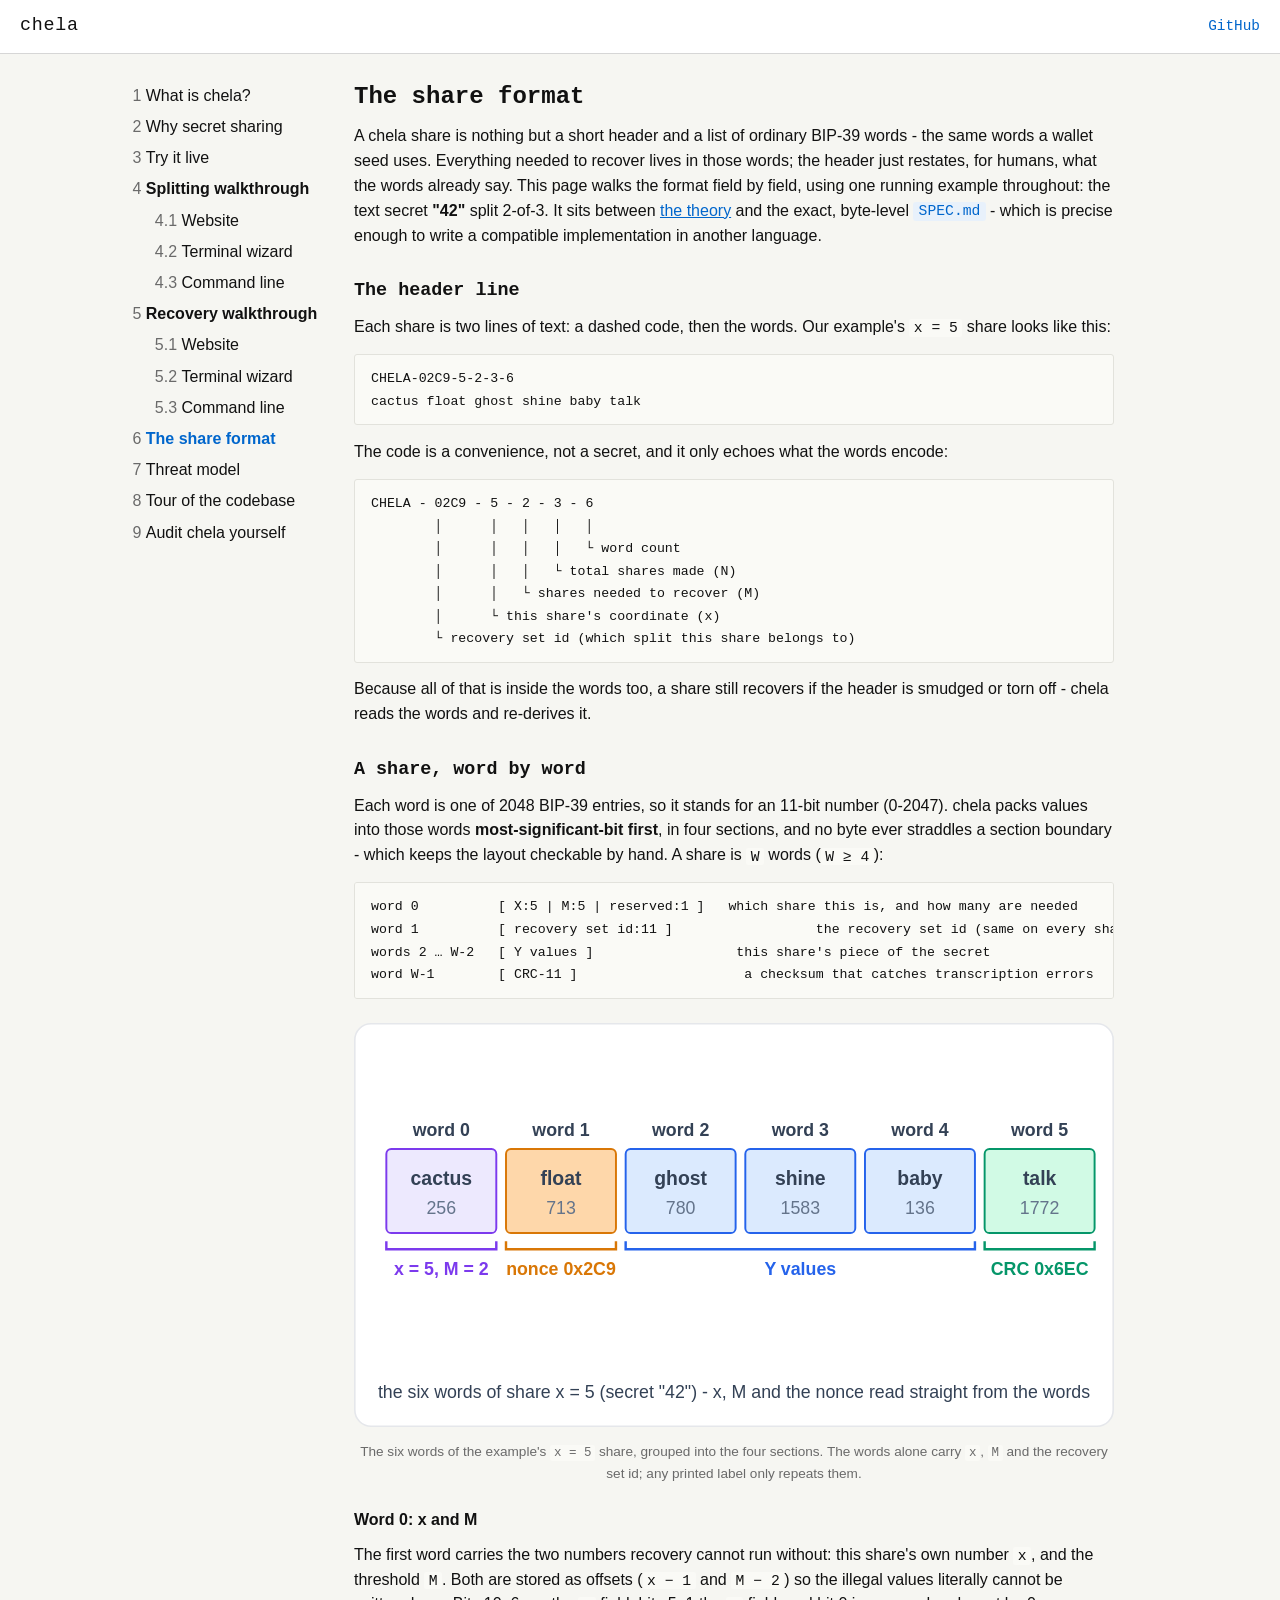
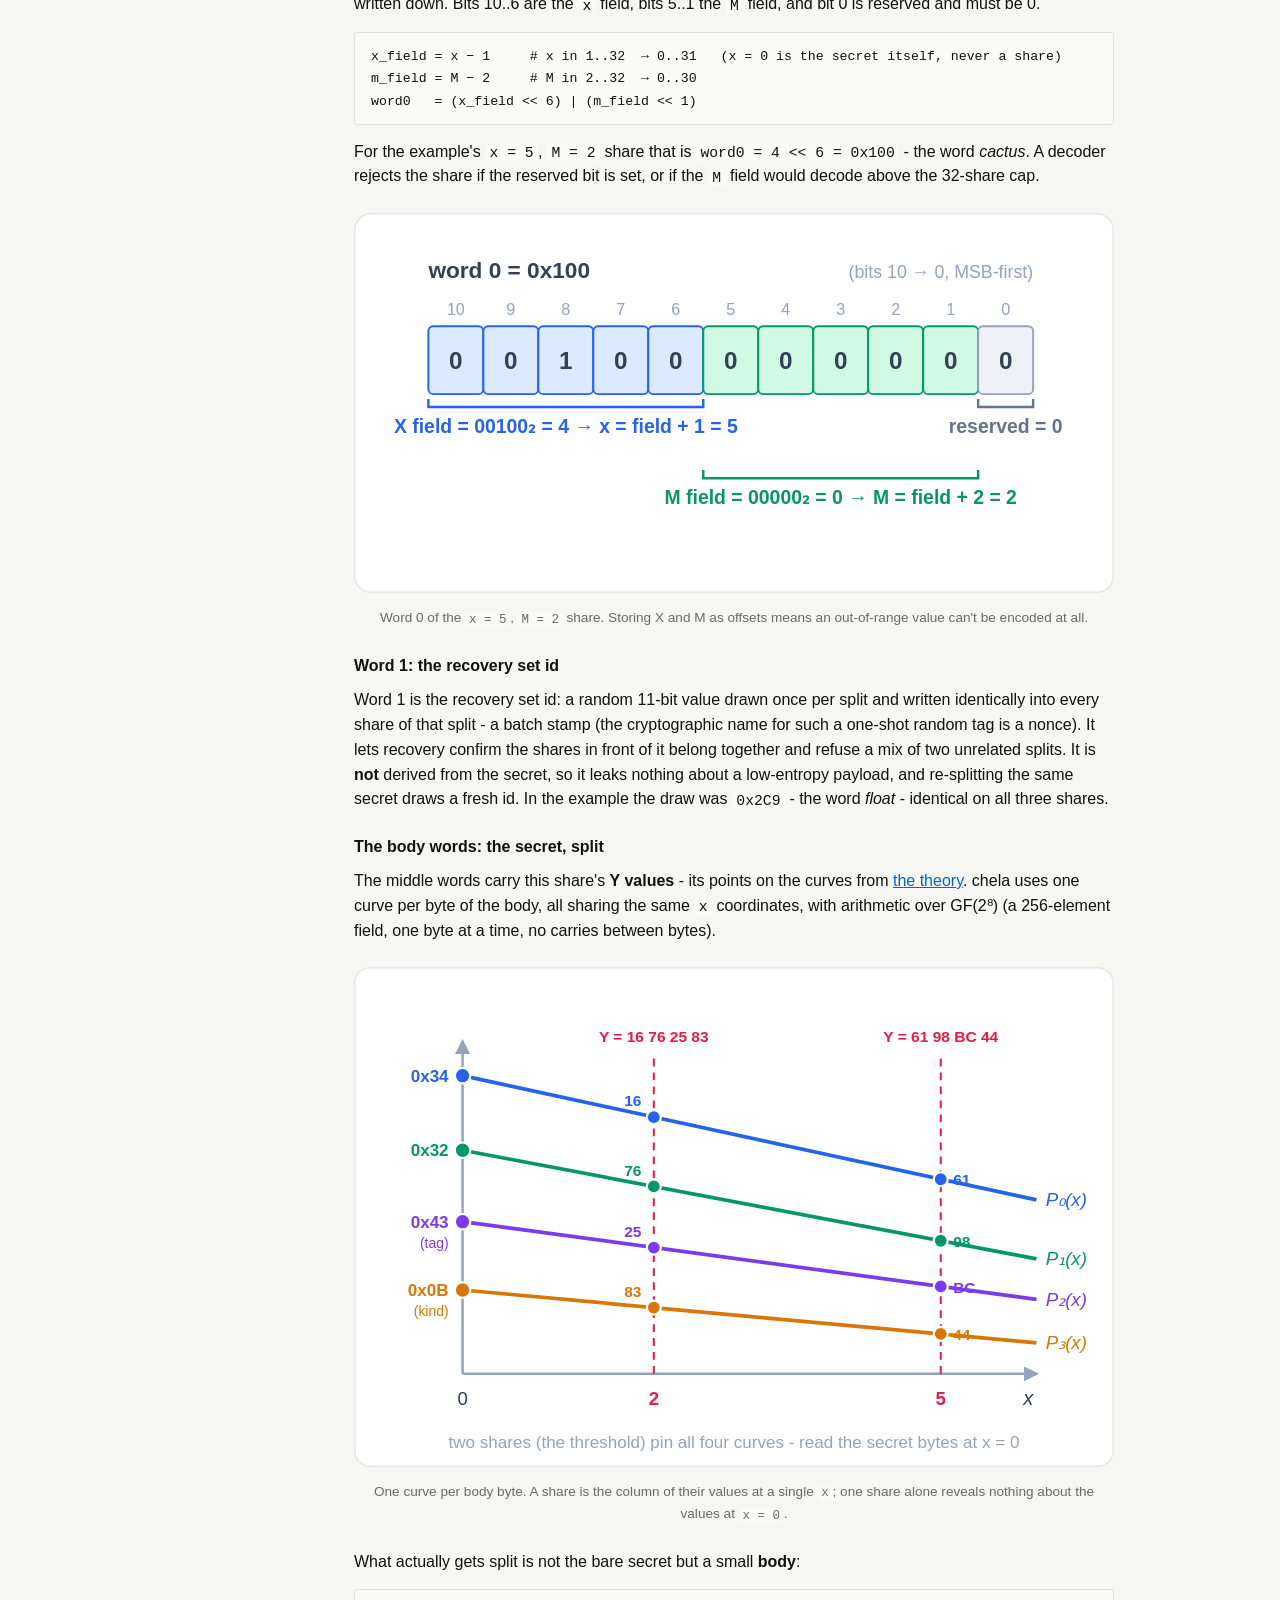
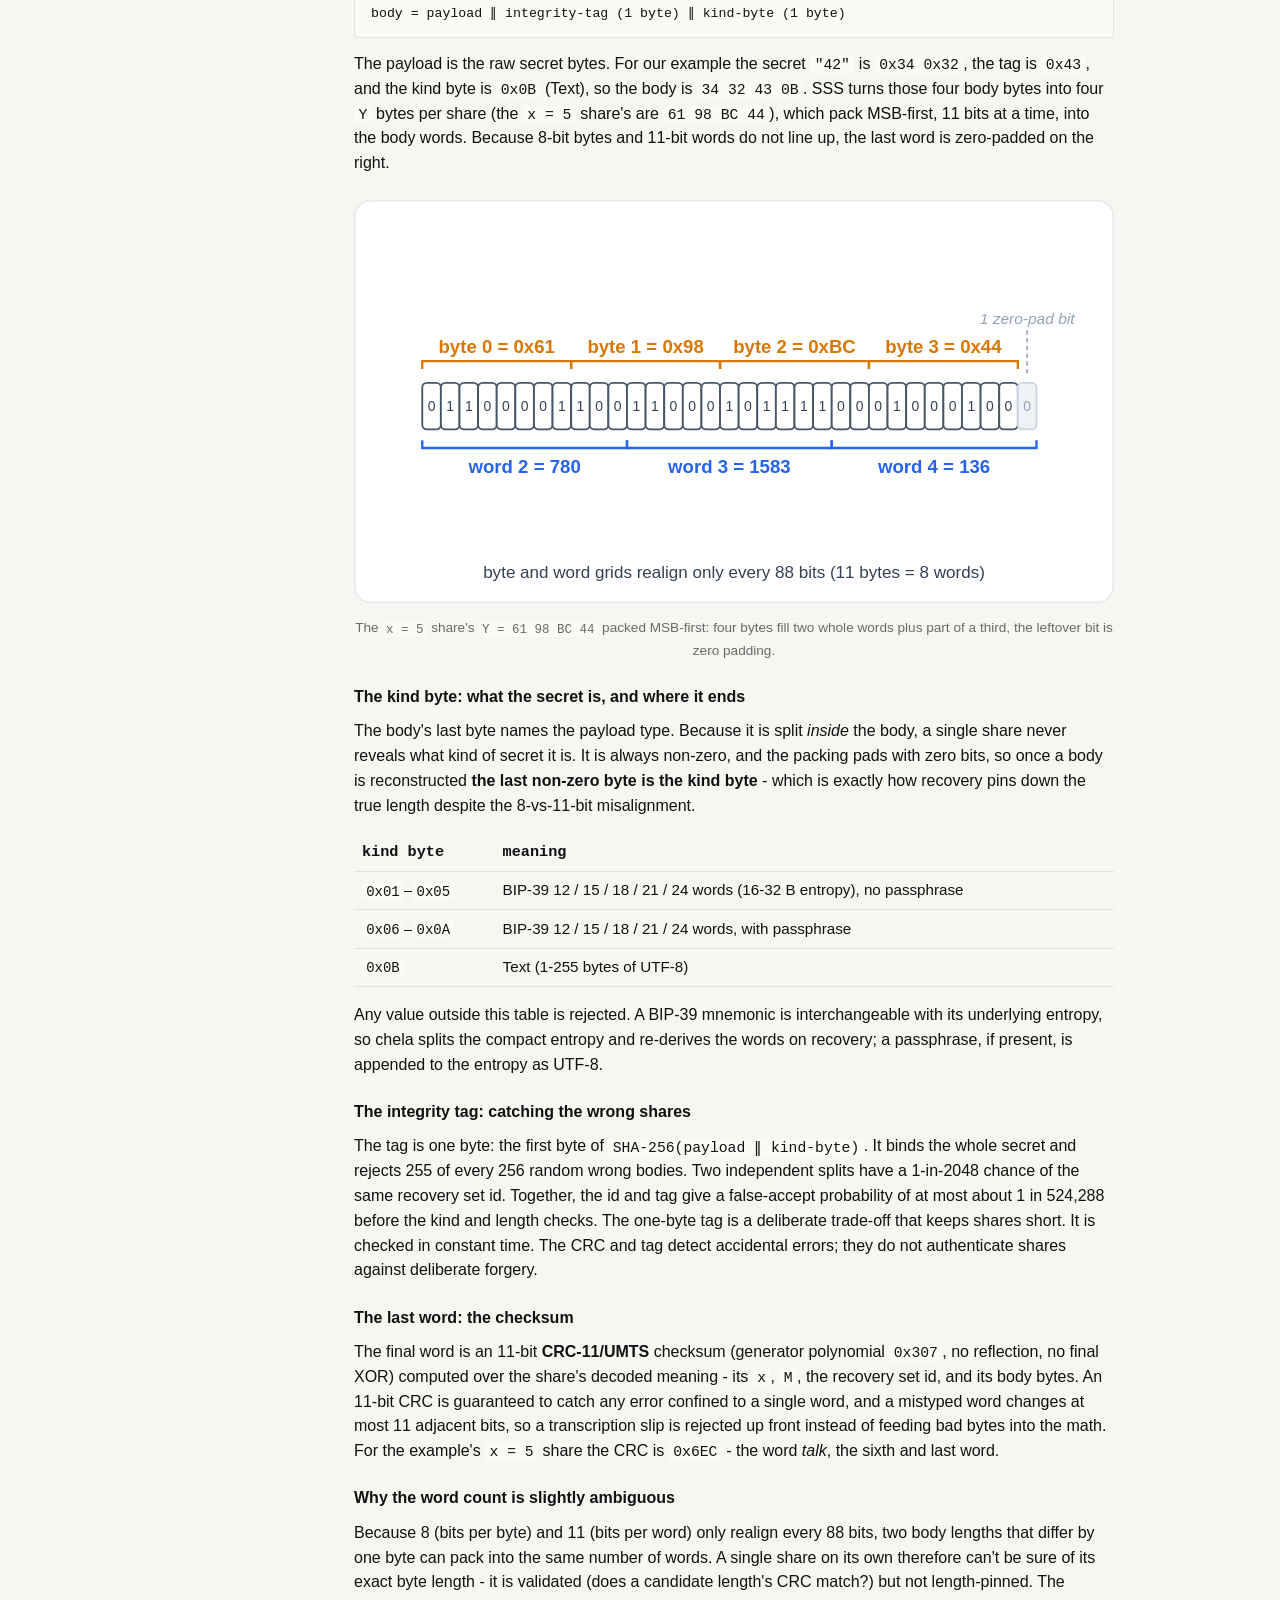
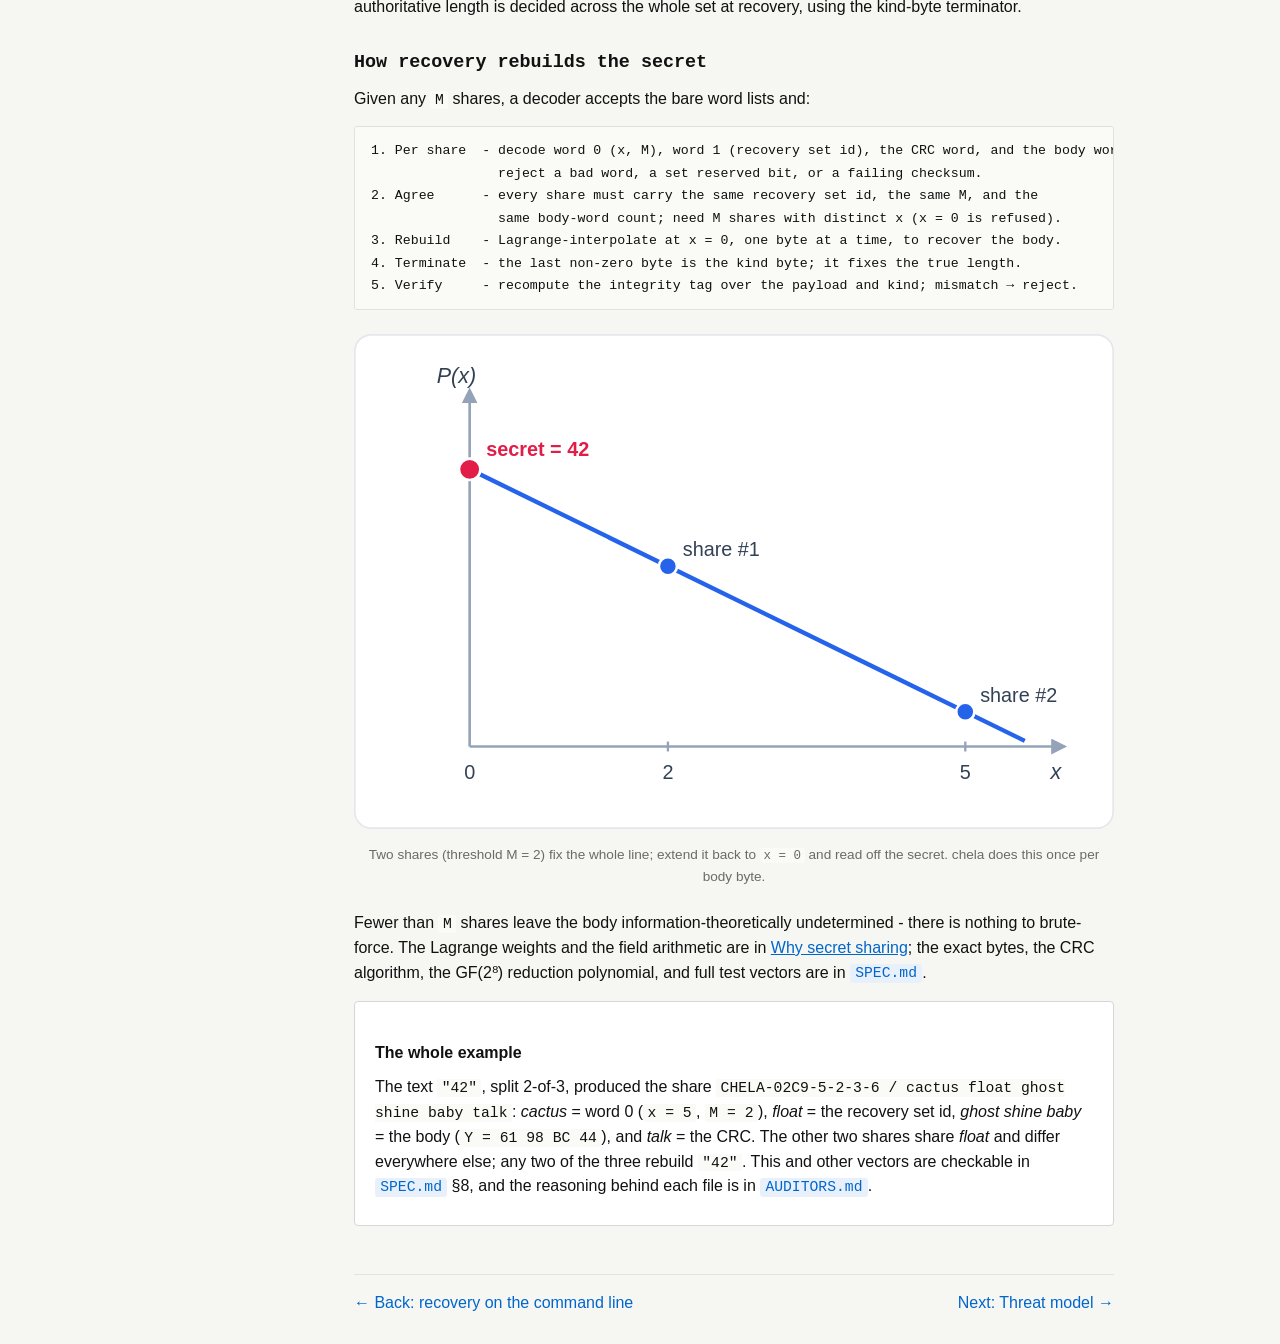
<file: web/the-share-format.html>
<!DOCTYPE html>
<html lang="en">
<head>
  <meta charset="utf-8">
  <meta name="viewport" content="width=device-width, initial-scale=1">
  <title>The share format - chela explained</title>
  <link rel="stylesheet" href="assets/css/site.css">
</head>
<body>
  <header class="topbar">
    <a href="index.html" class="brand">chela</a>
    <a href="https://github.com/SecretSplitKit/Chela" class="repo-link">GitHub</a>
  </header>

  <div class="layout">
    <nav class="sidebar" aria-label="Table of contents">
      <button class="hamburger" aria-label="Toggle sidebar">≡</button>
      <ol>
        <li><a href="index.html">What is chela?</a></li>
        <li><a href="chapter-1-shamir.html">Why secret sharing</a></li>
        <li><a href="try-it-live.html">Try it live</a></li>
        <li><span class="group">Splitting walkthrough</span>
          <ol>
            <li><a href="split-web.html">Website</a></li>
            <li><a href="split-tui.html">Terminal wizard</a></li>
            <li><a href="split-cli.html">Command line</a></li>
          </ol>
        </li>
        <li><span class="group">Recovery walkthrough</span>
          <ol>
            <li><a href="recover-web.html">Website</a></li>
            <li><a href="recover-tui.html">Terminal wizard</a></li>
            <li><a href="recover-cli.html">Command line</a></li>
          </ol>
        </li>
        <li><a href="the-share-format.html">The share format</a></li>
        <li><a href="chapter-2-threat-model.html">Threat model</a></li>
        <li><a href="chapter-3-touring.html">Tour of the codebase</a></li>
        <li><a href="chapter-4-evaluating.html">Audit chela yourself</a></li>
      </ol>
    </nav>

    <main class="content">
      <h1>The share format</h1>

      <p>
        A chela share is nothing but a short header and a list of ordinary BIP-39 words -
        the same words a wallet seed uses. Everything needed to recover lives in those
        words; the header just restates, for humans, what the words already say. This page
        walks the format field by field, using one running example throughout: the text
        secret <strong>"42"</strong> split 2-of-3. It sits between
        <a href="chapter-1-shamir.html">the theory</a> and the exact, byte-level
        <a class="src" data-file="SPEC.md">SPEC.md</a> - which is precise enough to write a
        compatible implementation in another language.
      </p>

      <h2>The header line</h2>
      <p>
        Each share is two lines of text: a dashed code, then the words. Our example's
        <code>x = 5</code> share looks like this:
      </p>
      <pre><code>CHELA-02C9-5-2-3-6
cactus float ghost shine baby talk</code></pre>
      <p>
        The code is a convenience, not a secret, and it only echoes what the words encode:
      </p>
      <pre><code>CHELA - 02C9 - 5 - 2 - 3 - 6
        │      │   │   │   │
        │      │   │   │   └ word count
        │      │   │   └ total shares made (N)
        │      │   └ shares needed to recover (M)
        │      └ this share's coordinate (x)
        └ recovery set id (which split this share belongs to)</code></pre>
      <p>
        Because all of that is inside the words too, a share still recovers if the header is
        smudged or torn off - chela reads the words and re-derives it.
      </p>

      <h2>A share, word by word</h2>
      <p>
        Each word is one of 2048 BIP-39 entries, so it stands for an 11-bit number (0-2047).
        chela packs values into those words <strong>most-significant-bit first</strong>, in
        four sections, and no byte ever straddles a section boundary - which keeps the layout
        checkable by hand. A share is <code>W</code> words (<code>W ≥ 4</code>):
      </p>
      <pre><code>word 0          [ X:5 | M:5 | reserved:1 ]   which share this is, and how many are needed
word 1          [ recovery set id:11 ]                  the recovery set id (same on every share)
words 2 … W-2   [ Y values ]                  this share's piece of the secret
word W-1        [ CRC-11 ]                     a checksum that catches transcription errors</code></pre>
      <figure>
        <img src="assets/svg/sss-wordmap.svg"
             alt="The six words of the x=5 share of the 42 example, grouped into the four sections: word 0 (x and M), word 1 (recovery set id), three body words, and the CRC word.">
        <figcaption>The six words of the example's <code>x = 5</code> share, grouped into the
        four sections. The words alone carry <code>x</code>, <code>M</code> and the
        recovery set id; any printed label only repeats them.</figcaption>
      </figure>

      <h3>Word 0: x and M</h3>
      <p>
        The first word carries the two numbers recovery cannot run without: this share's own
        number <code>x</code>, and the threshold <code>M</code>. Both are stored as offsets
        (<code>x − 1</code> and <code>M − 2</code>) so the illegal values literally cannot be
        written down. Bits 10..6 are the <code>x</code> field, bits 5..1 the <code>M</code>
        field, and bit 0 is reserved and must be 0.
      </p>
      <pre><code>x_field = x − 1     # x in 1..32  → 0..31   (x = 0 is the secret itself, never a share)
m_field = M − 2     # M in 2..32  → 0..30
word0   = (x_field &lt;&lt; 6) | (m_field &lt;&lt; 1)</code></pre>
      <p>
        For the example's <code>x = 5</code>, <code>M = 2</code> share that is
        <code>word0 = 4 &lt;&lt; 6 = 0x100</code> - the word <em>cactus</em>. A decoder rejects the
        share if the reserved bit is set, or if the <code>M</code> field would decode above
        the 32-share cap.
      </p>
      <figure>
        <img src="assets/svg/sss-word0.svg"
             alt="Word 0 split into a 5-bit X field, a 5-bit M field, and one reserved bit, for the x=5 M=2 share.">
        <figcaption>Word 0 of the <code>x = 5</code>, <code>M = 2</code> share. Storing X and
        M as offsets means an out-of-range value can't be encoded at all.</figcaption>
      </figure>

      <h3>Word 1: the recovery set id</h3>
      <p>
        Word 1 is the recovery set id: a random 11-bit value drawn once per split and written
        identically into every share of that split - a batch stamp (the cryptographic name
        for such a one-shot random tag is a nonce). It lets recovery confirm the shares in
        front of it belong together and refuse a mix of two unrelated splits. It is
        <strong>not</strong> derived from the secret, so it leaks nothing about a low-entropy
        payload, and re-splitting the same secret draws a fresh id. In the example the draw
        was <code>0x2C9</code> - the word <em>float</em> - identical on all three shares.
      </p>

      <h3>The body words: the secret, split</h3>
      <p>
        The middle words carry this share's <strong>Y values</strong> - its points on the
        curves from <a href="chapter-1-shamir.html">the theory</a>. chela uses one curve per
        byte of the body, all sharing the same <code>x</code> coordinates, with arithmetic
        over GF(2&#8312;) (a 256-element field, one byte at a time, no carries between bytes).
      </p>
      <figure>
        <img src="assets/svg/sss-perbyte.svg"
             alt="One polynomial per body byte; a share is the column of each curve's value at one x.">
        <figcaption>One curve per body byte. A share is the column of their values at a single
        <code>x</code>; one share alone reveals nothing about the values at <code>x = 0</code>.</figcaption>
      </figure>
      <p>
        What actually gets split is not the bare secret but a small <strong>body</strong>:
      </p>
      <pre><code>body = payload ‖ integrity-tag (1 byte) ‖ kind-byte (1 byte)</code></pre>
      <p>
        The payload is the raw secret bytes. For our example the secret <code>"42"</code> is
        <code>0x34 0x32</code>, the tag is <code>0x43</code>, and the kind byte is
        <code>0x0B</code> (Text), so the body is <code>34 32 43 0B</code>. SSS turns those four
        body bytes into four <code>Y</code> bytes per share (the <code>x = 5</code> share's are
        <code>61 98 BC 44</code>), which pack MSB-first, 11 bits at a time, into the body words.
        Because 8-bit bytes and 11-bit words do not line up, the last word is zero-padded on
        the right.
      </p>
      <figure>
        <img src="assets/svg/sss-packing.svg"
             alt="Packing four Y bytes into three 11-bit words, MSB-first, the last word zero-padded on the right.">
        <figcaption>The <code>x = 5</code> share's <code>Y = 61 98 BC 44</code> packed
        MSB-first: four bytes fill two whole words plus part of a third, the leftover bit is
        zero padding.</figcaption>
      </figure>

      <h3>The kind byte: what the secret is, and where it ends</h3>
      <p>
        The body's last byte names the payload type. Because it is split <em>inside</em> the
        body, a single share never reveals what kind of secret it is. It is always non-zero,
        and the packing pads with zero bits, so once a body is reconstructed
        <strong>the last non-zero byte is the kind byte</strong> - which is exactly how
        recovery pins down the true length despite the 8-vs-11-bit misalignment.
      </p>
      <table>
        <thead><tr><th>kind byte</th><th>meaning</th></tr></thead>
        <tbody>
          <tr><td><code>0x01</code>–<code>0x05</code></td><td>BIP-39 12 / 15 / 18 / 21 / 24 words (16-32 B entropy), no passphrase</td></tr>
          <tr><td><code>0x06</code>–<code>0x0A</code></td><td>BIP-39 12 / 15 / 18 / 21 / 24 words, with passphrase</td></tr>
          <tr><td><code>0x0B</code></td><td>Text (1-255 bytes of UTF-8)</td></tr>
        </tbody>
      </table>
      <p>
        Any value outside this table is rejected. A BIP-39 mnemonic is interchangeable with
        its underlying entropy, so chela splits the compact entropy and re-derives the words
        on recovery; a passphrase, if present, is appended to the entropy as UTF-8.
      </p>

      <h3>The integrity tag: catching the wrong shares</h3>
      <p>
        The tag is one byte: the first byte of <code>SHA-256(payload ‖ kind-byte)</code>. It
        binds the whole secret and rejects 255 of every 256 random wrong bodies. Two
        independent splits have a 1-in-2048 chance of the same recovery set id. Together,
        the id and tag give a false-accept probability of at most about 1 in 524,288 before
        the kind and length checks. The one-byte tag is a deliberate trade-off that keeps
        shares short. It is checked in constant time. The CRC and tag detect accidental
        errors; they do not authenticate shares against deliberate forgery.
      </p>

      <h3>The last word: the checksum</h3>
      <p>
        The final word is an 11-bit <strong>CRC-11/UMTS</strong> checksum (generator
        polynomial <code>0x307</code>, no reflection, no final XOR) computed over the share's
        decoded meaning - its <code>x</code>, <code>M</code>, the recovery set id, and its
        body bytes. An 11-bit CRC is guaranteed to catch any error confined to a single word,
        and a mistyped word changes at most 11 adjacent bits, so a transcription slip is
        rejected up front instead of feeding bad bytes into the math. For the example's
        <code>x = 5</code> share the CRC is <code>0x6EC</code> - the word <em>talk</em>, the
        sixth and last word.
      </p>

      <h3>Why the word count is slightly ambiguous</h3>
      <p>
        Because 8 (bits per byte) and 11 (bits per word) only realign every 88 bits, two body
        lengths that differ by one byte can pack into the same number of words. A single share
        on its own therefore can't be sure of its exact byte length - it is validated (does a
        candidate length's CRC match?) but not length-pinned. The authoritative length is
        decided across the whole set at recovery, using the kind-byte terminator.
      </p>

      <h2>How recovery rebuilds the secret</h2>
      <p>
        Given any <code>M</code> shares, a decoder accepts the bare word lists and:
      </p>
      <pre><code>1. Per share  - decode word 0 (x, M), word 1 (recovery set id), the CRC word, and the body words;
                reject a bad word, a set reserved bit, or a failing checksum.
2. Agree      - every share must carry the same recovery set id, the same M, and the
                same body-word count; need M shares with distinct x (x = 0 is refused).
3. Rebuild    - Lagrange-interpolate at x = 0, one byte at a time, to recover the body.
4. Terminate  - the last non-zero byte is the kind byte; it fixes the true length.
5. Verify     - recompute the integrity tag over the payload and kind; mismatch → reject.</code></pre>
      <figure>
        <img src="assets/svg/sss-recover.svg"
             alt="Recovery: two shares determine one straight line; its value at x = 0 is the secret.">
        <figcaption>Two shares (threshold M = 2) fix the whole line; extend it back to
        <code>x = 0</code> and read off the secret. chela does this once per body byte.</figcaption>
      </figure>
      <p>
        Fewer than <code>M</code> shares leave the body information-theoretically undetermined
        - there is nothing to brute-force. The Lagrange weights and the field arithmetic are
        in <a href="chapter-1-shamir.html">Why secret sharing</a>; the exact bytes, the CRC
        algorithm, the GF(2&#8312;) reduction polynomial, and full test vectors are in
        <a class="src" data-file="SPEC.md">SPEC.md</a>.
      </p>

      <div class="card">
        <h3>The whole example</h3>
        <p>
          The text <code>"42"</code>, split 2-of-3, produced the share
          <code>CHELA-02C9-5-2-3-6 / cactus float ghost shine baby talk</code>: <em>cactus</em>
          = word 0 (<code>x = 5</code>, <code>M = 2</code>), <em>float</em> = the recovery set
          id, <em>ghost shine baby</em> = the body (<code>Y = 61 98 BC 44</code>), and
          <em>talk</em> = the CRC. The other two shares share <em>float</em> and differ
          everywhere else; any two of the three rebuild <code>"42"</code>. This and other
          vectors are checkable in <a class="src" data-file="SPEC.md">SPEC.md</a> §8, and the
          reasoning behind each file is in <a class="src" data-file="AUDITORS.md">AUDITORS.md</a>.
        </p>
      </div>

      <nav class="page-nav" aria-label="Pagination">
        <a class="prev" href="recover-cli.html">← Back: recovery on the command line</a>
        <a class="next" href="chapter-2-threat-model.html">Next: Threat model →</a>
      </nav>
    </main>
  </div>

  <script src="assets/js/nav.js" defer></script>
  <script src="assets/js/permalink.js" defer></script>
</body>
</html>
</file>
<file: web/assets/css/site.css>
:root {
  --bg: #f6f6f2;
  --card: #ffffff;
  --ink: #111111;
  --muted: #6a6a6a;
  --soft: #d6d6d6;
  --hr: #e2e2dc;
  --accent: #0066cc;
  --accent-bg: #e8f1fb;
  --warn: #b35900;
  --warn-bg: #fff4d9;
  --ok: #1b6e2b;
  --ok-bg: #e6f5ea;
  --err: #a3210f;
  --err-bg: #fbe9e6;
  --mono: ui-monospace, "SF Mono", Menlo, Consolas, monospace;
  --sans: -apple-system, BlinkMacSystemFont, "Segoe UI", Roboto, sans-serif;
}

* { box-sizing: border-box; }
html, body { margin: 0; padding: 0; }
body {
  background: var(--bg);
  color: var(--ink);
  font: 16px/1.55 var(--sans);
}

/* Top bar */
.topbar {
  display: flex; justify-content: space-between; align-items: center;
  padding: 0.75rem 1.25rem;
  background: var(--card);
  border-bottom: 1px solid var(--soft);
  font-family: var(--mono);
}
.topbar .brand { font-size: 1.15rem; color: var(--ink); text-decoration: none; letter-spacing: 0.04em; }
.topbar .repo-link { color: var(--accent); text-decoration: none; font-size: 0.9rem; }
.topbar .repo-link:hover { text-decoration: underline; }

/* Layout grid */
.layout { display: grid; grid-template-columns: 220px minmax(0, 760px); gap: 1.5rem; padding: 1.5rem 1.25rem; max-width: 1100px; margin: 0 auto; }

/* Sidebar. Hierarchical numbering (1, 2, 3, 3.1, 3.2 ...) via nested CSS counters:
   every <ol> resets `sec`, every <li> increments it, and counters(sec, ".") prints
   the full chain so sub-pages read as 3.1, 3.2, and so on. */
.sidebar { position: sticky; top: 1.5rem; align-self: start; }
.sidebar ol { margin: 0; padding-left: 1.4rem; list-style: none; counter-reset: sec; }
.sidebar ol ol { margin: 0.3rem 0; }
.sidebar li { margin: 0.4rem 0; counter-increment: sec; }
.sidebar li::before { content: counters(sec, ".") " "; color: var(--muted); font-variant-numeric: tabular-nums; }
.sidebar a { color: var(--ink); text-decoration: none; }
.sidebar a:hover { color: var(--accent); text-decoration: underline; }
.sidebar a.active { color: var(--accent); font-weight: 600; }
.sidebar .group { color: var(--ink); font-weight: 600; }

/* Main content */
.content h1 { font-family: var(--mono); font-size: 1.5rem; margin: 0 0 0.5rem 0; }
.content h2 { font-family: var(--mono); font-size: 1.15rem; margin: 1.8rem 0 0.6rem 0; }
.content h3 { font-family: var(--sans); font-size: 1.0rem; margin: 1.4rem 0 0.4rem 0; }
.content p { margin: 0.6rem 0; }
.content a { color: var(--accent); }
.content a.src {
  font-family: var(--mono);
  font-size: 0.92em;
  background: var(--accent-bg);
  padding: 0.1em 0.35em;
  border-radius: 3px;
  text-decoration: none;
}
.content a.src:hover { text-decoration: underline; }

/* Cards */
.card { background: var(--card); border: 1px solid var(--soft); border-radius: 4px; padding: 1rem 1.25rem; margin: 1rem 0; }
.card.warn { background: var(--warn-bg); border-color: var(--warn); }
.card.ok   { background: var(--ok-bg);   border-color: var(--ok); }
.card.err  { background: var(--err-bg);  border-color: var(--err); }

/* Tables */
.content table { width: 100%; border-collapse: collapse; margin: 1rem 0; font-size: 0.95rem; }
.content th, .content td { border-bottom: 1px solid var(--hr); padding: 0.4rem 0.5rem; text-align: left; vertical-align: top; }
.content th { font-family: var(--mono); font-weight: 600; }

/* Code blocks */
.content pre { background: #fafaf6; border: 1px solid var(--hr); border-radius: 3px; padding: 0.75rem 1rem; overflow-x: auto; font-family: var(--mono); font-size: 0.9rem; }
.content code { font-family: var(--mono); font-size: 0.92em; background: #fafaf6; padding: 0.05em 0.3em; border-radius: 2px; }
.content pre code { background: none; padding: 0; }

/* SVG illustrations */
.content figure { margin: 1.5rem 0; text-align: center; }
.content figure svg, .content figure img { max-width: 100%; height: auto; }
.content figcaption { color: var(--muted); font-size: 0.85rem; margin-top: 0.4rem; }

/* Screenshots (CLI/TUI/website walkthroughs) get a frame so the capture edge is clear. */
.content figure img.shot { border: 1px solid var(--soft); border-radius: 5px; box-shadow: 0 1px 3px rgba(0,0,0,0.08); }

/* "Try it live" demo banner + embedded app frame. */
.demo-banner { background: var(--warn-bg); border: 2px solid var(--warn); border-radius: 6px; padding: 1rem 1.25rem; margin: 1rem 0 1.5rem; }
.demo-banner h2 { color: var(--warn); margin: 0 0 0.4rem; font-family: var(--mono); font-size: 1.15rem; }
.demo-banner p { margin: 0.4rem 0; }
.demo-frame { width: 100%; height: 780px; border: 1px solid var(--soft); border-radius: 6px; background: #fff; }

/* Numbered walkthrough steps. */
.content .step { margin: 1.6rem 0; }
.content .step > h3 { margin-top: 0; }
.content .step-num { font-family: var(--mono); color: var(--accent); font-weight: 600; margin-right: 0.4rem; }

/* Page navigation (prev/next) */
.page-nav { display: flex; justify-content: space-between; margin: 3rem 0 1rem; padding-top: 1rem; border-top: 1px solid var(--hr); }
.page-nav a { color: var(--accent); text-decoration: none; }
.page-nav a:hover { text-decoration: underline; }
.page-nav .prev::before { content: ""; }
.page-nav .next::after { content: ""; }

/* "Coming soon" inline marker (used where a chapter forward-references a page that lives in a later sub-project) */
.coming-soon { color: var(--muted); font-style: italic; }
.coming-soon::before { content: "[coming soon] "; font-style: normal; }

/* Hamburger (mobile) */
.hamburger { display: none; background: none; border: 1px solid var(--soft); border-radius: 3px; padding: 0.3rem 0.6rem; cursor: pointer; font: 1rem var(--mono); }

/* Responsive */
@media (max-width: 768px) {
  .layout { grid-template-columns: 1fr; }
  .sidebar { position: static; }
  .sidebar.collapsed { display: none; }
  .hamburger { display: inline-block; }
}

/* Mermaid. The raw flowchart source stays hidden; the static SVG fallback shows
   instead. mermaid-lazy.js swaps the two only after Mermaid loads and renders. */
pre.mermaid { background: transparent; border: none; padding: 0; text-align: center; display: none; }
img.mermaid-fallback { display: block; margin: 0 auto; max-width: 100%; }
</file>
